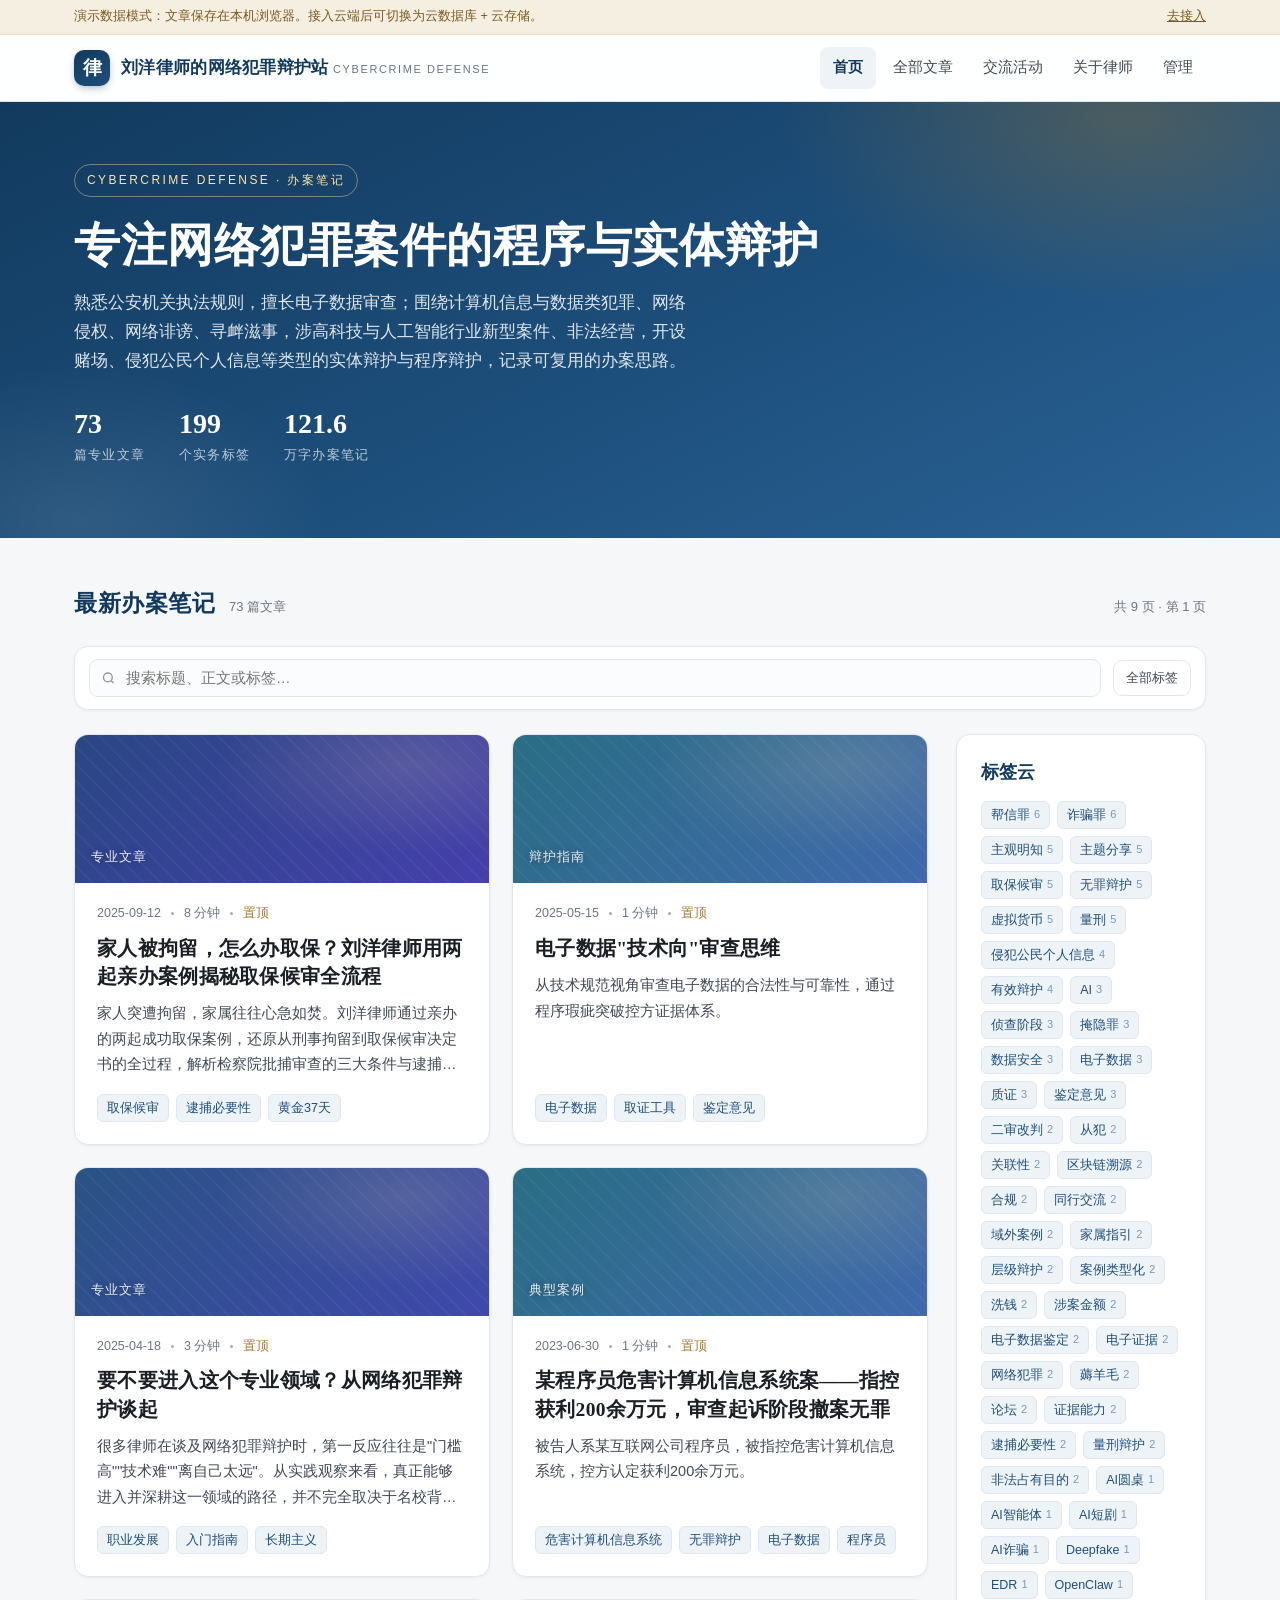
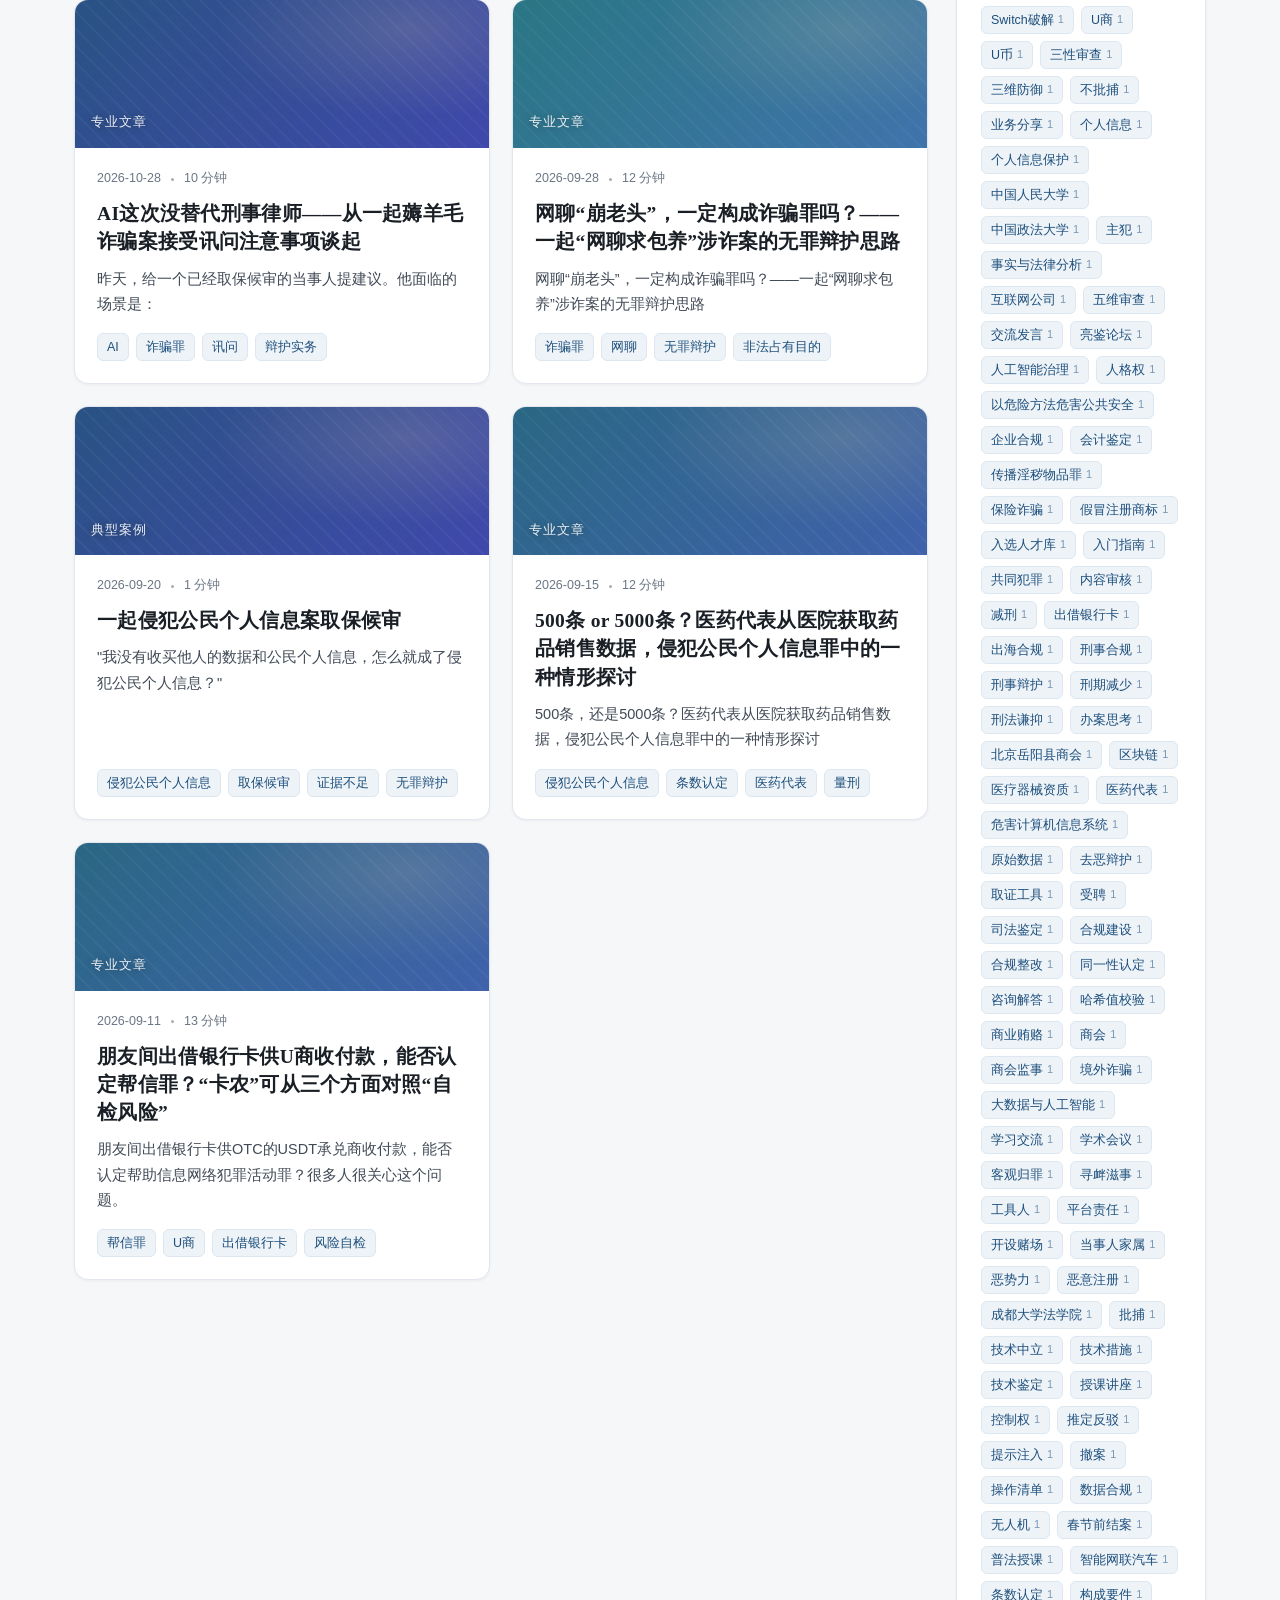
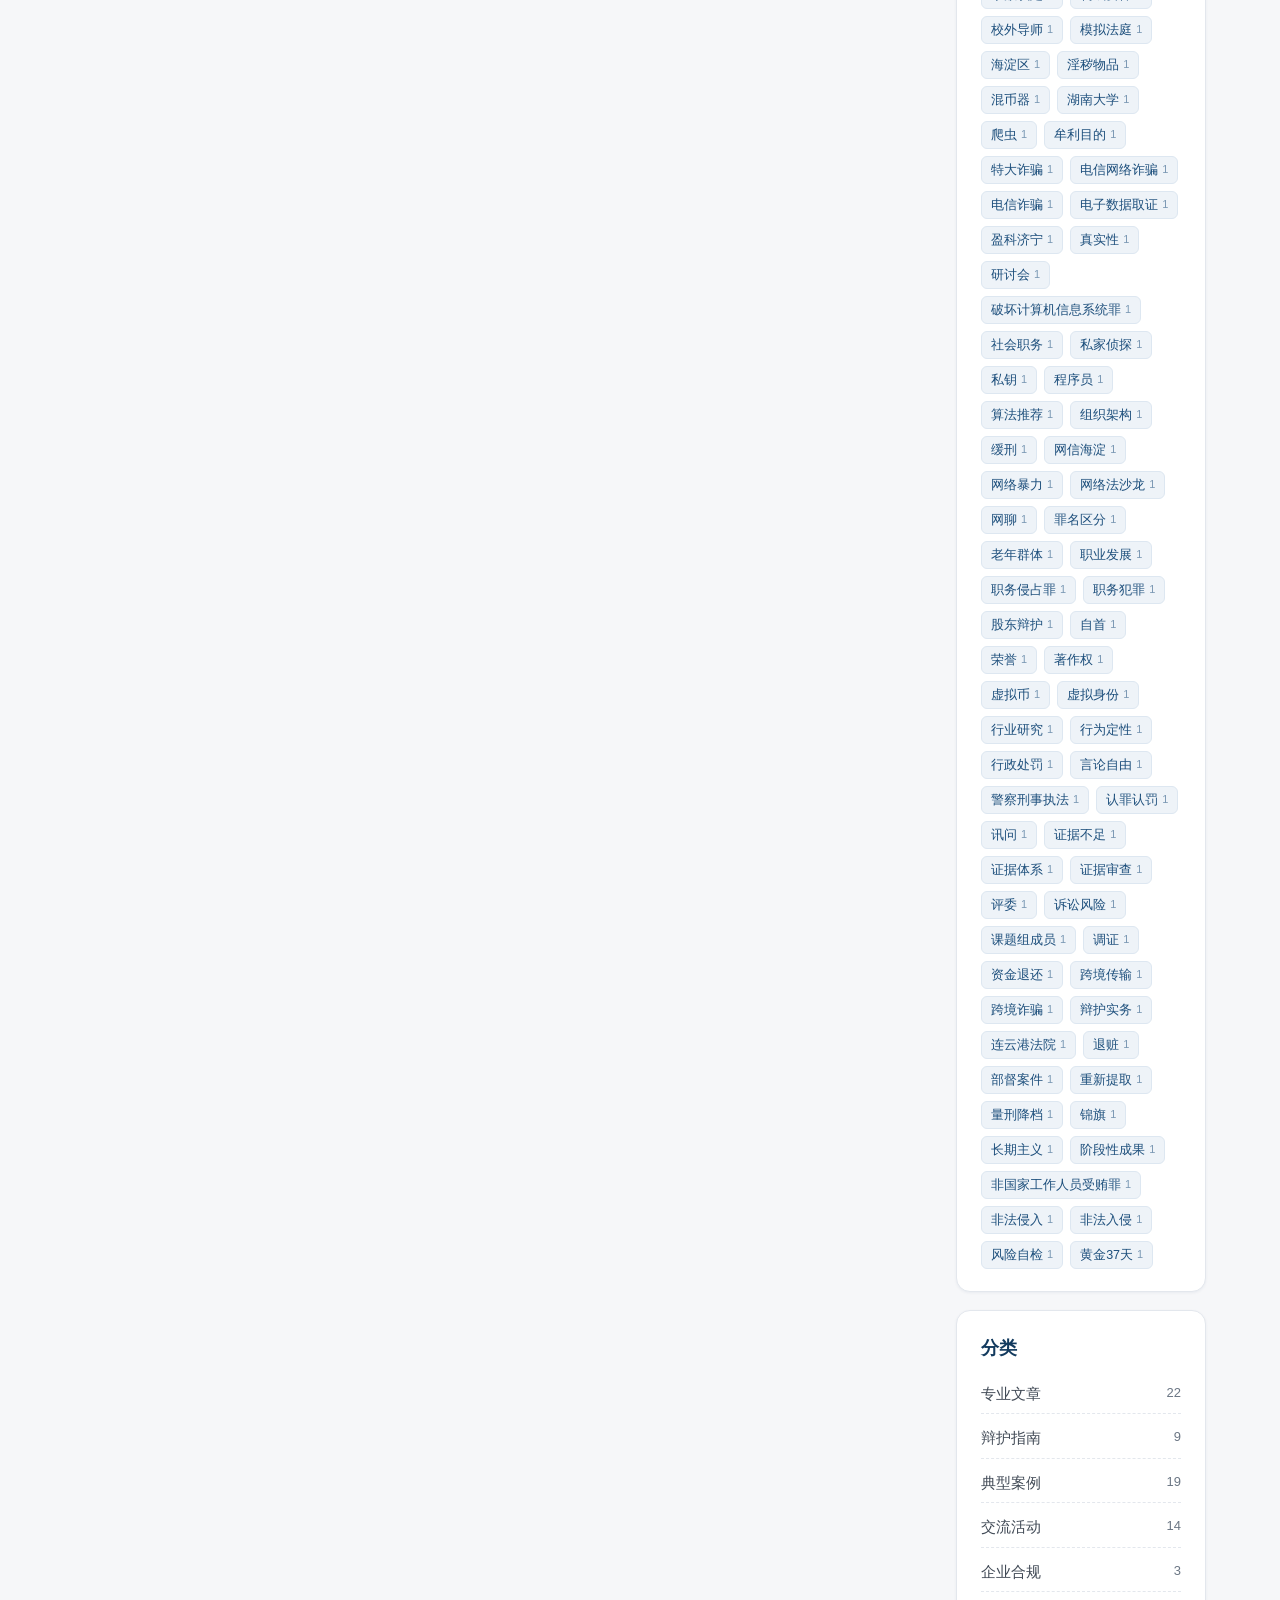
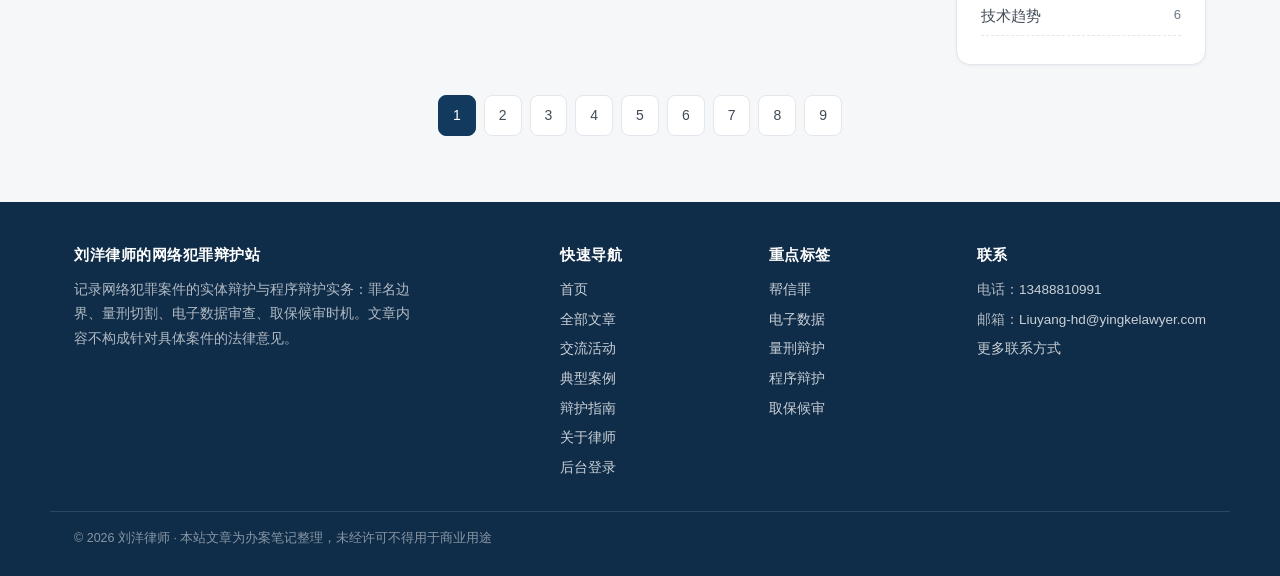
<file: index.html>
<!DOCTYPE html>
<html lang="zh-CN">
<head>
<meta charset="UTF-8" />
<meta name="viewport" content="width=device-width, initial-scale=1, viewport-fit=cover" />
<meta name="theme-color" content="#123a5e" />
<title>刘洋律师的网络犯罪辩护站</title>
<meta name="description" content="专注网络犯罪案件的程序与实体辩护：帮信罪、侵犯公民个人信息罪、电信网络诈骗、计算机犯罪的罪名区分、量刑辩护与电子数据审查。" />
<meta name="keywords" content="网络犯罪辩护,帮信罪,侵犯公民个人信息罪,电信网络诈骗,刑事律师,刘洋律师" />
<link rel="stylesheet" href="github.min.css" />
<link rel="stylesheet" href="style.css" />
<link rel="icon" href="data:image/svg+xml,%3Csvg xmlns='http://www.w3.org/2000/svg' viewBox='0 0 64 64'%3E%3Crect width='64' height='64' rx='14' fill='%23123a5e'/%3E%3Ctext x='32' y='44' font-size='36' text-anchor='middle' fill='white' font-family='serif'%3E律%3C/text%3E%3C/svg%3E" />
</head>
<body>

<div class="status-strip"><div class="wrap"><span>正在初始化…</span></div></div>

<header class="site-header">
  <div class="wrap">
    <a class="brand" href="#/">
      <span class="brand-mark">律</span>
      <span class="brand-text">
        <span class="brand-title">刘洋律师的网络犯罪辩护站</span>
        <span class="brand-sub">Cybercrime Defense</span>
      </span>
    </a>
    <button class="nav-toggle" aria-label="菜单">
      <svg width="18" height="18" viewBox="0 0 24 24" stroke="currentColor" stroke-width="2" fill="none">
        <path d="M3 6h18M3 12h18M3 18h18"/>
      </svg>
    </button>
    <nav class="nav"></nav>
  </div>
</header>

<main id="main"><div class="empty">加载中…</div></main>

<footer class="site-footer">
  <div class="wrap">
    <div style="max-width:340px">
      <h5>刘洋律师的网络犯罪辩护站</h5>
      <p style="margin:0;line-height:1.8">记录网络犯罪案件的实体辩护与程序辩护实务：罪名边界、量刑切割、电子数据审查、取保候审时机。文章内容不构成针对具体案件的法律意见。</p>
    </div>
    <div>
      <h5>快速导航</h5>
      <ul>
        <li><a href="#/">首页</a></li>
        <li><a href="#/tags">全部文章</a></li>
        <li><a href="#/category/%E4%BA%A4%E6%B5%81%E6%B4%BB%E5%8A%A8">交流活动</a></li>
        <li><a href="#/category/%E5%85%B8%E5%9E%8B%E6%A1%88%E4%BE%8B">典型案例</a></li>
        <li><a href="#/category/%E8%BE%A9%E6%8A%A4%E6%8C%87%E5%8D%97">辩护指南</a></li>
        <li><a href="#/about">关于律师</a></li>
        <li><a href="#/admin">后台登录</a></li>
      </ul>
    </div>
    <div>
      <h5>重点标签</h5>
      <ul>
        <li><a href="#/tag/帮信罪">帮信罪</a></li>
        <li><a href="#/tag/电子数据">电子数据</a></li>
        <li><a href="#/tag/量刑辩护">量刑辩护</a></li>
        <li><a href="#/tag/程序辩护">程序辩护</a></li>
        <li><a href="#/tag/取保候审">取保候审</a></li>
      </ul>
    </div>
    <div>
      <h5>联系</h5>
      <ul id="footer-contact">
        <li><a href="#/about">查看联系方式</a></li>
      </ul>
    </div>
  </div>
  <div class="wrap copyright">
    <span>© <span id="year">2026</span> 刘洋律师 · 本站文章为办案笔记整理，未经许可不得用于商业用途</span>
  </div>
</footer>

<div class="toast-host"></div>

<!-- 本地依赖，离线可用 -->
<script src="marked.min.js"></script>
<script src="highlight.min.js"></script>
<!-- cloudbase.full.js 由 store.js 在切换到云端模式时按需加载，浏览文章无需下载 -->

<script src="util.js"></script>
<script src="config.js"></script>
<script src="seed.js"></script>
<script src="store.js"></script>
<script src="md.js"></script>
<script src="views.js"></script>
<script src="admin.js"></script>
<script src="app.js"></script>

<script>
document.getElementById('year').textContent = new Date().getFullYear();
(function () {
  try {
    var f = window.LB.config.get('phone'), e = window.LB.config.get('email');
    var ul = document.getElementById('footer-contact');
    if (f || e) {
      ul.innerHTML = (f ? '<li>电话：<a href="tel:' + f + '">' + f + '</a></li>' : '') +
                     (e ? '<li>邮箱：<a href="mailto:' + e + '">' + e + '</a></li>' : '') +
                     '<li><a href="#/about">更多联系方式</a></li>';
    }
  } catch (x) {}
})();
</script>
</body>
</html>
</file>
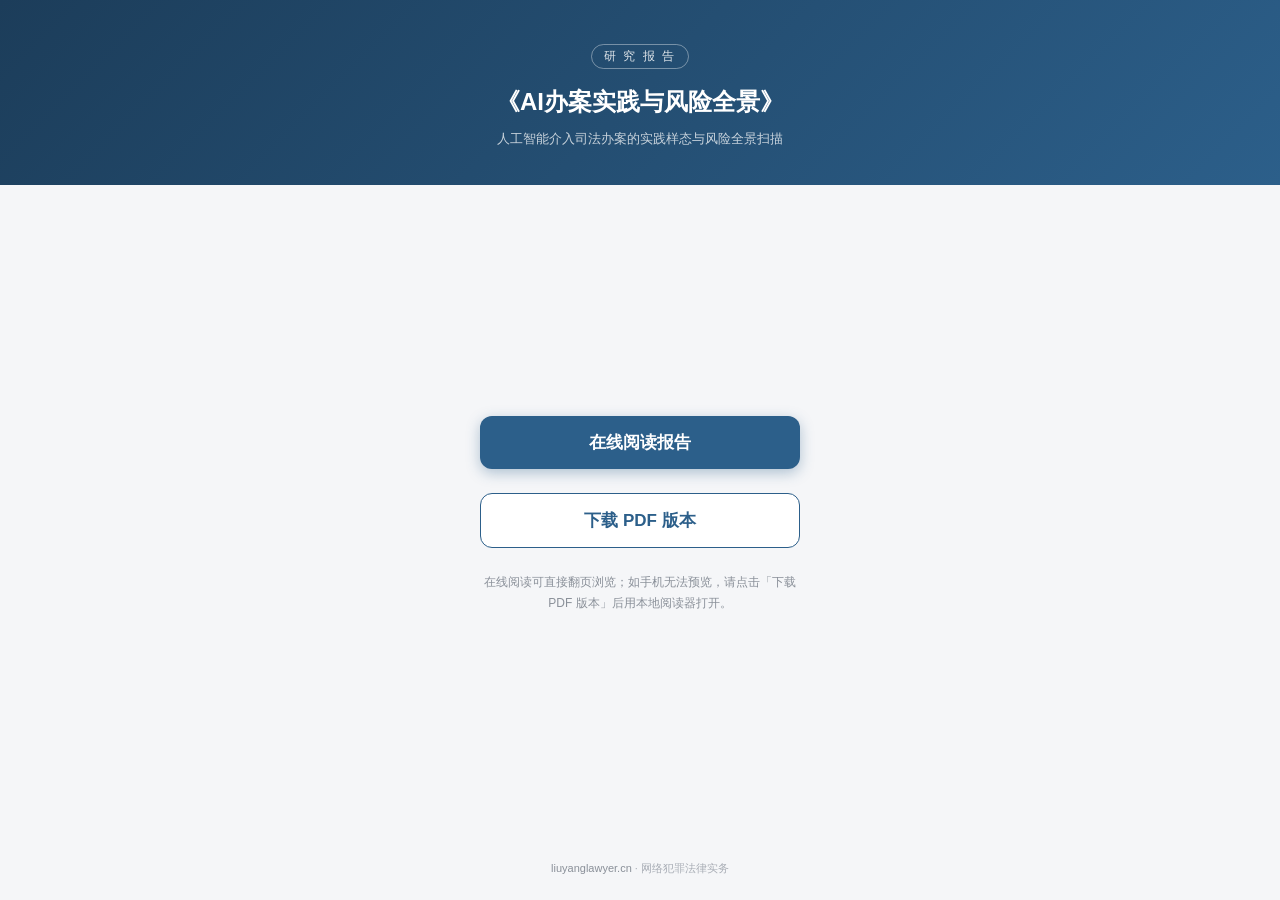
<file: ai-report/index.html>
<!DOCTYPE html>
<html lang="zh-CN">
<head>
<meta charset="UTF-8">
<meta name="viewport" content="width=device-width, initial-scale=1.0, viewport-fit=cover">
<title>《AI办案实践与风险全景》报告</title>
<style>
  * { margin: 0; padding: 0; box-sizing: border-box; }
  html, body { height: 100%; }
  body {
    font-family: -apple-system, BlinkMacSystemFont, "PingFang SC", "Helvetica Neue", "Microsoft YaHei", sans-serif;
    background: #f5f6f8;
    color: #1f2329;
    display: flex;
    flex-direction: column;
    min-height: 100vh;
  }
  .hero {
    background: linear-gradient(135deg, #1c3d5a 0%, #2c5f8a 100%);
    color: #fff;
    padding: 44px 24px 36px;
    text-align: center;
  }
  .hero .badge {
    display: inline-block;
    font-size: 12px;
    letter-spacing: 2px;
    border: 1px solid rgba(255,255,255,.45);
    border-radius: 999px;
    padding: 3px 12px;
    margin-bottom: 16px;
    opacity: .85;
  }
  .hero h1 {
    font-size: 24px;
    line-height: 1.4;
    font-weight: 700;
    margin-bottom: 10px;
  }
  .hero p {
    font-size: 13px;
    opacity: .75;
    line-height: 1.6;
  }
  .main {
    flex: 1;
    display: flex;
    flex-direction: column;
    align-items: center;
    justify-content: center;
    padding: 36px 24px;
    gap: 24px;
  }
  .btn {
    display: block;
    width: 100%;
    max-width: 320px;
    text-align: center;
    text-decoration: none;
    font-size: 17px;
    font-weight: 600;
    border-radius: 12px;
    padding: 15px 20px;
  }
  .btn-primary {
    background: #2c5f8a;
    color: #fff;
    box-shadow: 0 4px 14px rgba(44,95,138,.35);
  }
  .btn-secondary {
    background: #fff;
    color: #2c5f8a;
    border: 1.5px solid #2c5f8a;
  }
  .tip {
    font-size: 12px;
    color: #8a9099;
    text-align: center;
    line-height: 1.8;
    max-width: 320px;
  }
  footer {
    text-align: center;
    font-size: 11px;
    color: #a8adb5;
    padding: 16px 0 24px;
  }
  footer a { color: #8a9099; text-decoration: none; }
</style>
</head>
<body>
  <div class="hero">
    <div class="badge">研 究 报 告</div>
    <h1>《AI办案实践与风险全景》</h1>
    <p>人工智能介入司法办案的实践样态与风险全景扫描</p>
  </div>
  <div class="main">
    <a class="btn btn-primary" href="ai-case-report.pdf" target="_blank">在线阅读报告</a>
    <a class="btn btn-secondary" href="ai-case-report.pdf" download="《AI办案实践与风险全景》报告.pdf">下载 PDF 版本</a>
    <div class="tip">
      在线阅读可直接翻页浏览；如手机无法预览，请点击「下载 PDF 版本」后用本地阅读器打开。
    </div>
  </div>
  <footer><a href="https://liuyanglawyer.cn">liuyanglawyer.cn</a> · 网络犯罪法律实务</footer>
</body>
</html>
</file>
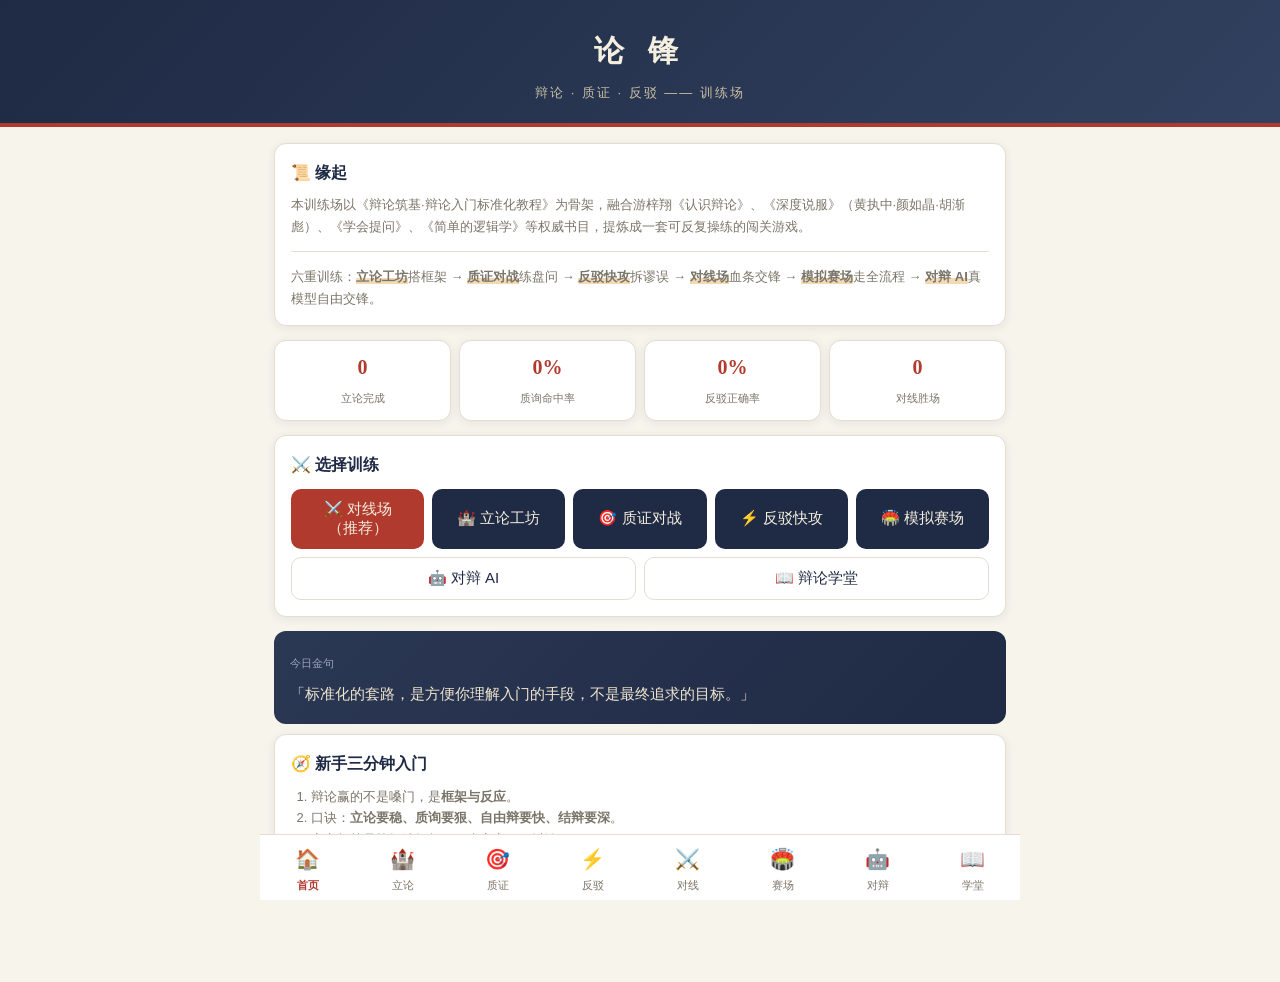
<file: debate/index.html>
<!DOCTYPE html>
<html lang="zh-CN">
<head>
<meta charset="UTF-8">
<meta name="viewport" content="width=device-width, initial-scale=1.0, viewport-fit=cover">
<title>论锋 · 辩论训练游戏</title>
<style>
:root{
  --ink:#1f2a44;        /* 藏青 */
  --cinnabar:#b03a2e;   /* 朱砂 */
  --paper:#f7f4ec;      /* 宣纸 */
  --card:#ffffff;
  --line:#e4ddd0;
  --gold:#a8843c;
  --green:#2e7d5b;
  --muted:#7a7568;
  --shadow:0 2px 10px rgba(31,42,68,.08);
}
*{box-sizing:border-box;margin:0;padding:0;-webkit-tap-highlight-color:transparent}
body{
  font-family:-apple-system,BlinkMacSystemFont,"PingFang SC","Hiragino Sans GB","Microsoft YaHei",sans-serif;
  background:var(--paper);color:var(--ink);line-height:1.65;min-height:100vh;
  padding-bottom:calc(64px + env(safe-area-inset-bottom));
}
header{
  background:linear-gradient(135deg,var(--ink) 0%,#31415f 100%);
  color:#f5efdf;padding:26px 18px 20px;text-align:center;
  border-bottom:4px solid var(--cinnabar);
}
header h1{font-family:"Songti SC","STSong",serif;font-size:30px;letter-spacing:8px;font-weight:700}
header .sub{font-size:13px;color:#c9bfa4;margin-top:6px;letter-spacing:2px}
main{max-width:760px;margin:0 auto;padding:16px 14px}
section{display:none;animation:fade .25s ease}
section.active{display:block}
@keyframes fade{from{opacity:0;transform:translateY(6px)}to{opacity:1;transform:none}}
h2.page-title{font-family:"Songti SC","STSong",serif;font-size:22px;margin:8px 0 4px;display:flex;align-items:center;gap:8px}
h2.page-title::before{content:"";display:inline-block;width:4px;height:20px;background:var(--cinnabar);border-radius:2px}
.page-desc{font-size:13px;color:var(--muted);margin-bottom:14px}
.card{background:var(--card);border:1px solid var(--line);border-radius:12px;padding:16px;margin-bottom:14px;box-shadow:var(--shadow)}
.card h3{font-size:16px;margin-bottom:8px}
.small{font-size:13px;color:var(--muted)}
.tag{display:inline-block;font-size:12px;padding:2px 10px;border-radius:20px;background:#eef1f7;color:var(--ink);margin:2px 4px 2px 0;border:1px solid #dfe3ee}
.tag.red{background:#fdeeea;color:var(--cinnabar);border-color:#f3cfc8}
.tag.gold{background:#faf3e3;color:var(--gold);border-color:#ecdfbc}
.tag.green{background:#e8f4ee;color:var(--green);border-color:#cbe5d8}
button{
  font-family:inherit;font-size:15px;cursor:pointer;border:none;border-radius:10px;
  padding:11px 18px;background:var(--ink);color:#f5efdf;transition:.15s;
}
button:active{transform:scale(.97)}
button.secondary{background:#fff;color:var(--ink);border:1px solid var(--line)}
button.accent{background:var(--cinnabar)}
button.ghost{background:transparent;color:var(--ink);border:1px dashed var(--line)}
button:disabled{opacity:.4;cursor:not-allowed}
.btn-row{display:flex;flex-wrap:wrap;gap:8px;margin-top:10px}
.btn-row button{flex:1;min-width:120px}
/* 底部导航 */
nav{
  position:fixed;bottom:0;left:0;right:0;background:#fff;border-top:1px solid var(--line);
  display:flex;max-width:760px;margin:0 auto;z-index:50;
  padding-bottom:env(safe-area-inset-bottom);
}
nav a{
  flex:1;text-align:center;font-size:11px;color:var(--muted);text-decoration:none;
  padding:8px 0 6px;
}
nav a .ic{font-size:20px;display:block}
nav a.active{color:var(--cinnabar);font-weight:600}
/* 选项按钮（答题） */
.opt{
  display:block;width:100%;text-align:left;background:#fff;border:1px solid var(--line);
  border-radius:10px;padding:12px 14px;margin-bottom:8px;font-size:14px;color:var(--ink);
  font-family:inherit;cursor:pointer;transition:.15s;
}
.opt:active{transform:scale(.98)}
.opt.correct{background:#e8f4ee;border-color:var(--green);color:var(--green);font-weight:600}
.opt.wrong{background:#fdeeea;border-color:var(--cinnabar);color:var(--cinnabar)}
.opt:disabled{cursor:default;opacity:.9}
/* 表单 */
textarea,input[type=text],input[type=password],select{
  width:100%;font-family:inherit;font-size:14px;padding:10px 12px;border:1px solid var(--line);
  border-radius:10px;background:#fff;color:var(--ink);outline:none;resize:vertical;
}
textarea:focus,input:focus,select:focus{border-color:var(--ink)}
.field{margin-bottom:12px}
.field label{display:block;font-size:13px;font-weight:600;margin-bottom:5px}
.field label span{color:var(--muted);font-weight:400;font-size:12px}
/* 步骤指示 */
.steps{display:flex;gap:4px;margin:10px 0 14px}
.steps div{flex:1;height:4px;border-radius:2px;background:var(--line)}
.steps div.done{background:var(--cinnabar)}
/* 对话气泡 */
.speech{border-left:4px solid var(--cinnabar);background:#fdf9f3;padding:12px 14px;border-radius:0 10px 10px 0;margin:10px 0;font-size:14px}
.speech.opponent{border-left-color:var(--ink)}
.speech .who{font-size:12px;color:var(--muted);margin-bottom:4px;font-weight:600}
.feedback{border-radius:10px;padding:12px 14px;margin:10px 0;font-size:14px}
.feedback.good{background:#e8f4ee;border:1px solid #cbe5d8}
.feedback.bad{background:#fdeeea;border:1px solid #f3cfc8}
/* 计分 */
.scorebar{display:flex;gap:8px;margin-bottom:14px}
.scorebar .s{
  flex:1;background:#fff;border:1px solid var(--line);border-radius:12px;text-align:center;
  padding:10px 4px;box-shadow:var(--shadow);
}
.scorebar .s b{display:block;font-size:20px;color:var(--cinnabar);font-family:"Songti SC",serif}
.scorebar .s span{font-size:11px;color:var(--muted)}
/* 计时器 */
.timer{
  font-family:"SF Mono",Menlo,monospace;font-size:46px;text-align:center;color:var(--ink);
  padding:16px 0;letter-spacing:2px;
}
.timer.danger{color:var(--cinnabar);animation:blink 1s infinite}
@keyframes blink{50%{opacity:.45}}
.phase-list .phase{
  display:flex;align-items:center;gap:10px;padding:12px;border:1px solid var(--line);
  border-radius:10px;margin-bottom:8px;background:#fff;
}
.phase-list .phase.now{border-color:var(--cinnabar);background:#fdf5f2}
.phase-list .phase .no{
  width:30px;height:30px;border-radius:50%;background:var(--ink);color:#f5efdf;
  display:flex;align-items:center;justify-content:center;font-size:13px;flex-shrink:0;
}
.phase-list .phase .no.now{background:var(--cinnabar)}
.phase-list .phase .info{flex:1}
.phase-list .phase .info b{font-size:14px;display:block}
.phase-list .phase .info span{font-size:12px;color:var(--muted)}
/* 学堂 */
.toc{display:flex;flex-wrap:wrap;gap:6px;margin-bottom:14px}
.toc button{font-size:12px;padding:7px 12px;background:#fff;color:var(--ink);border:1px solid var(--line);border-radius:20px}
.toc button.on{background:var(--ink);color:#f5efdf;border-color:var(--ink)}
.lesson{display:none}
.lesson.active{display:block}
.lesson h3{
  font-family:"Songti SC",serif;font-size:18px;margin:6px 0 10px;color:var(--ink);
  padding-bottom:6px;border-bottom:2px solid var(--cinnabar);
}
.lesson h4{font-size:15px;margin:14px 0 6px;color:var(--cinnabar)}
.lesson ul,.lesson ol{padding-left:22px;margin:6px 0}
.lesson li{margin-bottom:6px;font-size:14px}
.lesson table{width:100%;border-collapse:collapse;font-size:13px;margin:8px 0}
.lesson th,.lesson td{border:1px solid var(--line);padding:7px 9px;text-align:left;vertical-align:top}
.lesson th{background:#f2efe6;font-weight:600}
.lesson .quote{
  background:#f8f5ec;border-left:4px solid var(--gold);padding:10px 14px;border-radius:0 8px 8px 0;
  font-size:13px;color:#5a5344;margin:8px 0;font-family:"Songti SC",serif;
}
.hl{background:linear-gradient(transparent 62%,#f3d9b4 62%);font-weight:600}
/* 金句卡 */
.gold-card{
  background:linear-gradient(135deg,#2b3854,#1f2a44);color:#f0e6cf;border-radius:12px;
  padding:16px;font-family:"Songti SC",serif;font-size:15px;line-height:1.9;margin:10px 0;
}
.gold-card .src{font-size:11px;color:#9aa5bf;font-family:sans-serif;margin-top:6px}
.check{list-style:none;padding-left:0!important}
.check li{padding-left:26px;position:relative;margin-bottom:8px;font-size:14px}
.check li::before{
  content:"";position:absolute;left:0;top:3px;width:16px;height:16px;border:1.5px solid var(--line);
  border-radius:4px;background:#fff;
}
.check li input{position:absolute;left:0;top:4px;width:16px;height:16px;opacity:0;cursor:pointer}
.check li.checked::before{content:"✓";background:var(--green);border-color:var(--green);color:#fff;
  text-align:center;line-height:16px;font-size:12px}
.divider{height:1px;background:var(--line);margin:14px 0}
.pill-nav{display:flex;gap:8px;flex-wrap:wrap;margin-bottom:12px}
.pill-nav button{font-size:13px;padding:8px 14px;border-radius:20px;background:#fff;color:var(--ink);border:1px solid var(--line)}
.pill-nav button.on{background:var(--cinnabar);color:#fff;border-color:var(--cinnabar)}
.result-hero{text-align:center;padding:18px 0}
.result-hero .big{font-size:40px}
.result-hero h3{font-family:"Songti SC",serif;font-size:20px;margin:6px 0}
/* ===== 对线场 & 限时 ===== */
.hp-wrap{display:flex;align-items:center;gap:8px;margin-bottom:8px;position:relative}
.hp-name{font-size:12px;width:58px;font-weight:600;flex-shrink:0}
.hp-bar{flex:1;height:13px;background:#eee6d8;border-radius:8px;overflow:hidden}
.hp-fill{height:100%;border-radius:8px;transition:width .5s ease}
.hp-fill.me{background:linear-gradient(90deg,#2e7d5b,#5aa97e)}
.hp-fill.foe{background:linear-gradient(90deg,#b03a2e,#d96a55)}
.hp-fill.low{background:linear-gradient(90deg,#8f9aa8,#b6c0cd)}
.hp-num{font-size:12px;width:36px;text-align:right;font-family:Menlo,monospace;flex-shrink:0}
.dmg{position:absolute;right:44px;top:-8px;font-family:"Songti SC",serif;font-weight:700;font-size:22px;pointer-events:none;animation:floatUp 1s ease forwards;z-index:5}
.dmg.me{color:var(--cinnabar)} .dmg.foe{color:var(--green)}
@keyframes floatUp{0%{opacity:1;transform:translateY(0)}100%{opacity:0;transform:translateY(-30px)}}
@keyframes shake{0%,100%{transform:translateX(0)}25%{transform:translateX(-6px)}50%{transform:translateX(5px)}75%{transform:translateX(-3px)}}
.shake{animation:shake .4s ease}
.timebar{height:6px;background:#eee6d8;border-radius:3px;overflow:hidden;margin:6px 0 4px}
.timebar i{display:block;height:100%;width:100%;background:var(--green);border-radius:3px}
.timebar i.danger{background:var(--cinnabar)}
.time-lbl{text-align:center;font-size:12px;color:var(--muted);font-family:Menlo,monospace}
.chips{display:flex;flex-wrap:wrap;gap:6px;margin:8px 0}
.chips button{font-size:12px;padding:6px 10px;border-radius:16px;background:#f2efe6;border:1px solid var(--line);color:var(--ink);font-family:inherit;cursor:pointer}
.streak-badge{display:inline-block;background:#fdeeea;color:var(--cinnabar);border:1px solid #f3cfc8;border-radius:14px;font-size:12px;padding:1px 9px;margin-left:6px}
.rank-big{font-family:"Songti SC",serif;font-size:52px;color:var(--cinnabar);line-height:1.2}
</style>
</head>
<body>

<header>
  <h1>论 锋</h1>
  <div class="sub">辩论 · 质证 · 反驳 —— 训练场</div>
</header>

<main>
<!-- ================= 首页 ================= -->
<section id="home" class="active">
  <div class="card">
    <h3>📜 缘起</h3>
    <p class="small">本训练场以《辩论筑基·辩论入门标准化教程》为骨架，融合游梓翔《认识辩论》、《深度说服》（黄执中·颜如晶·胡渐彪）、《学会提问》、《简单的逻辑学》等权威书目，提炼成一套可反复操练的闯关游戏。</p>
    <div class="divider"></div>
    <p class="small">六重训练：<span class="hl">立论工坊</span>搭框架 → <span class="hl">质证对战</span>练盘问 → <span class="hl">反驳快攻</span>拆谬误 → <span class="hl">对线场</span>血条交锋 → <span class="hl">模拟赛场</span>走全流程 → <span class="hl">对辩 AI</span>真模型自由交锋。</p>
  </div>
  <div class="scorebar" id="homeScores">
    <div class="s"><b id="hs1">0</b><span>立论完成</span></div>
    <div class="s"><b id="hs2">0%</b><span>质询命中率</span></div>
    <div class="s"><b id="hs3">0%</b><span>反驳正确率</span></div>
    <div class="s"><b id="hs4">0</b><span>对线胜场</span></div>
  </div>
  <div class="card">
    <h3>⚔️ 选择训练</h3>
    <div class="btn-row">
      <button class="accent" onclick="go('duel')">⚔️ 对线场（推荐）</button>
      <button onclick="go('forge')">🏰 立论工坊</button>
      <button onclick="go('cross')">🎯 质证对战</button>
      <button onclick="go('flash')">⚡ 反驳快攻</button>
      <button onclick="go('arena')">🏟️ 模拟赛场</button>
      <button class="secondary" onclick="go('ai')">🤖 对辩 AI</button>
      <button class="secondary" onclick="go('school')">📖 辩论学堂</button>
    </div>
  </div>
  <div class="gold-card" id="dailyGolden">
    <div class="src">今日金句</div>
    <div id="goldenText" style="margin-top:6px"></div>
  </div>
  <div class="card">
    <h3>🧭 新手三分钟入门</h3>
    <ol class="small" style="padding-left:20px">
      <li>辩论赢的不是嗓门，是<b>框架与反应</b>。</li>
      <li>口诀：<b>立论要稳、质询要狠、自由辩要快、结辩要深</b>。</li>
      <li>定义权就是战场选择权——先定义，再讨论。</li>
      <li>反驳先拆逻辑，再谈情绪；做批判者，不做杠精。</li>
    </ol>
  </div>
</section>

<!-- ================= 立论工坊 ================= -->
<section id="forge">
  <h2 class="page-title">🏰 立论工坊</h2>
  <p class="page-desc">立论四件套：<b>定义 → 判准 → 论点 → 升华</b>。选一道辩题、一个持方，按提示逐格填写，完成后对照参考立论自评。</p>
  <div id="forgeSelect">
    <div class="card">
      <h3>① 选择辩题</h3>
      <select id="forgeTopic"></select>
    </div>
    <div class="card">
      <h3>② 选择持方</h3>
      <div class="pill-nav" id="forgeSide">
        <button data-s="pro" class="on">正方</button>
        <button data-s="con">反方</button>
      </div>
      <div id="forgeSidePreview" class="small" style="margin-top:8px"></div>
    </div>
    <div class="btn-row"><button class="accent" onclick="forgeStart()">开始搭建立论</button></div>
  </div>
  <div id="forgeWork" style="display:none">
    <div class="steps"><div id="fs1"></div><div id="fs2"></div><div id="fs3"></div><div id="fs4"></div></div>
    <div class="card" id="forgeCard">
      <h3 id="forgeStepTitle"></h3>
      <p class="small" id="forgeStepHint" style="margin-bottom:10px"></p>
      <textarea id="forgeInput" rows="4" placeholder="在此写下你的内容…"></textarea>
      <div class="btn-row">
        <button class="secondary" id="forgePrev" onclick="forgeNav(-1)">上一步</button>
        <button class="accent" id="forgeNext" onclick="forgeNav(1)">下一步</button>
      </div>
    </div>
    <div id="forgeDone" style="display:none">
      <div class="card">
        <h3>✅ 你的完整立论</h3>
        <div id="forgeSummary" style="font-size:14px"></div>
      </div>
      <div class="card">
        <h3>📋 自评清单（勾选即得分）</h3>
        <ul class="check" id="forgeChecklist"></ul>
        <div class="divider"></div>
        <div class="small" id="forgeSelfScore"></div>
      </div>
      <div class="card">
        <h3>📜 参考立论（仅供对照）</h3>
        <div id="forgeRef" style="font-size:14px"></div>
      </div>
      <div class="btn-row">
        <button class="accent" onclick="forgeFinish()">保存成绩</button>
        <button class="secondary" onclick="forgeReset()">再练一道</button>
      </div>
    </div>
  </div>
</section>

<!-- ================= 质证对战 ================= -->
<section id="cross">
  <h2 class="page-title">🎯 质证对战</h2>
  <p class="page-desc">对方辩手将抛出立论点，<b>每个论点都藏有一个真实弱点</b>。你只有选中正确的攻击维度、并写下质询问题，才能逼对方让步。质询五步：设陷阱 → 逼表态 → 抓矛盾 → 缩小包围 → 确认战果。</p>
  <div id="crossSelect">
    <div class="card">
      <h3>① 选择辩题</h3>
      <select id="crossTopic"></select>
    </div>
    <div class="card">
      <h3>② 选择你的持方（对方持相反立场）</h3>
      <div class="pill-nav" id="crossSide">
        <button data-s="pro" class="on">我打正方</button>
        <button data-s="con">我打反方</button>
      </div>
    </div>
    <div class="btn-row"><button class="accent" onclick="crossStart()">开庭质证</button></div>
  </div>
  <div id="crossPlay" style="display:none">
    <div class="scorebar">
      <div class="s"><b id="crossRound">1/2</b><span>回合</span></div>
      <div class="s"><b id="crossHit">0</b><span>命中</span></div>
      <div class="s"><b id="crossStreak">0</b><span>连击</span></div>
    </div>
    <div class="card">
      <div class="timebar"><i id="crossTimeFill"></i></div>
      <div class="time-lbl" id="crossTimeLbl"></div>
      <div class="speech opponent" id="crossOppSpeech"></div>
    </div>
    <div class="card" id="crossAttackCard">
      <h3>你的攻击维度</h3>
      <p class="small" style="margin-bottom:8px">判断该论点真正的软肋在哪里，点击选择：</p>
      <div id="crossOpts"></div>
    </div>
    <div class="card" id="crossWriteCard" style="display:none">
      <h3>✍️ 写下你的质询问题</h3>
      <p class="small" style="margin-bottom:8px" id="crossDimHint"></p>
      <textarea id="crossInput" rows="3" placeholder="例：请问对方辩友，您方的“优先”是和什么比较？……"></textarea>
      <div class="btn-row"><button class="accent" onclick="crossAsk()">发起质询</button></div>
    </div>
    <div id="crossFeedback" style="display:none"></div>
    <div class="btn-row" id="crossNextRow" style="display:none">
      <button class="accent" id="crossNextBtn" onclick="crossNext()">下一回合</button>
    </div>
  </div>
</section>

<!-- ================= 反驳快攻 ================= -->
<section id="flash">
  <h2 class="page-title">⚡ 反驳快攻</h2>
  <p class="page-desc">识别对方发言中的<b>逻辑谬误</b>，选对反驳手段，再写出你的反驳。有效反驳三思路（颜如晶）：先拆逻辑，再做批判者而非杠精，必要时以归谬致胜。</p>
  <div id="flashPlay">
    <div class="scorebar">
      <div class="s"><b id="flashIdx">1</b><span>题号</span></div>
      <div class="s"><b id="flashRight">0</b><span>正确</span></div>
      <div class="s"><b id="flashStreak">0</b><span>连击</span></div>
    </div>
    <div class="card">
      <div class="timebar"><i id="flashTimeFill"></i></div>
      <div class="time-lbl" id="flashTimeLbl"></div>
      <div class="speech opponent" id="flashSpeech"></div>
    </div>
    <div class="card">
      <h3>选出最锋利的反驳手段</h3>
      <div id="flashOpts"></div>
    </div>
    <div class="card" id="flashWriteCard" style="display:none">
      <h3>✍️ 写出你的反驳</h3>
      <textarea id="flashInput" rows="3" placeholder="按你选的手段，组织一句反驳……"></textarea>
      <div class="btn-row"><button class="accent" onclick="flashSubmit()">亮剑</button></div>
    </div>
    <div id="flashFeedback" style="display:none"></div>
    <div class="btn-row" id="flashNextRow" style="display:none">
      <button class="accent" onclick="flashNext()">下一题</button>
    </div>
  </div>
</section>

<!-- ================= 模拟赛场 ================= -->
<section id="arena">
  <h2 class="page-title">🏟️ 模拟赛场</h2>
  <p class="page-desc">走一遍完整赛制。每个环节都有计时器与要点卡——<b>对着手机开口说出来</b>，比默写有效十倍。</p>
  <div id="arenaSelect">
    <div class="card">
      <h3>① 选择辩题</h3>
      <select id="arenaTopic"></select>
    </div>
    <div class="card">
      <h3>② 选择持方</h3>
      <div class="pill-nav" id="arenaSide">
        <button data-s="pro" class="on">正方</button>
        <button data-s="con">反方</button>
      </div>
      <div id="arenaPreview" class="small" style="margin-top:8px"></div>
    </div>
    <div class="btn-row"><button class="accent" onclick="arenaStart()">开赛</button></div>
  </div>
  <div id="arenaPlay" style="display:none">
    <div class="card">
      <div class="timer" id="arenaTimer">03:00</div>
      <div class="btn-row">
        <button class="accent" id="arenaToggle" onclick="arenaToggle()">开始</button>
        <button class="secondary" onclick="arenaReset()">重置</button>
      </div>
    </div>
    <div class="card phase-list" id="arenaPhases"></div>
    <div class="card" id="arenaGuide">
      <h3 id="arenaGuideTitle"></h3>
      <div id="arenaGuideBody" style="font-size:14px"></div>
      <div class="divider"></div>
      <ul class="check" id="arenaChecklist"></ul>
    </div>
  </div>
</section>

<!-- ================= 对辩 AI ================= -->
<section id="ai">
  <h2 class="page-title">🤖 对辩 AI</h2>
  <p class="page-desc">接入真模型，与 AI 辩手自由交锋、互质互证。API Key 仅保存在你手机浏览器的本地存储中，不经过任何第三方服务器。</p>
  <div class="card">
    <h3>⚙️ 模型配置（OpenAI 兼容接口）</h3>
    <div class="field"><label>服务商预设</label><select id="aiPreset"></select></div>
    <div class="field"><label>API 地址</label><input type="text" id="aiBase" placeholder="https://api.deepseek.com/v1"></div>
    <div class="field"><label>模型名</label><input type="text" id="aiModel"></div>
    <div class="field"><label>API Key <span>（仅存本机浏览器）</span></label><input type="password" id="aiKey" placeholder="sk-..."></div>
    <div class="btn-row"><button class="accent" onclick="aiSaveCfg()">保存配置</button><span id="aiCfgStatus" class="small" style="align-self:center"></span></div>
  </div>
  <div class="card">
    <h3>⚖️ 对辩设置</h3>
    <div class="field"><label>辩题</label><select id="aiTopic"></select><input type="text" id="aiCustomTopic" placeholder="或输入自定义辩题（正方 / 反方）" style="margin-top:8px"></div>
    <div class="field"><label>你的持方</label>
      <div class="pill-nav" id="aiSide"><button data-s="pro" class="on">我打正方</button><button data-s="con">我打反方</button></div>
    </div>
    <div class="field"><label>训练模式</label>
      <div class="pill-nav" id="aiMode">
        <button data-s="debate" class="on">自由对辩</button>
        <button data-s="zhixunMe">AI 质询我</button>
        <button data-s="zhixunAi">我质询 AI</button>
        <button data-s="judge">AI 评委复盘</button>
      </div>
    </div>
    <div class="btn-row"><button class="accent" onclick="aiOpen()">开始</button><button class="secondary" onclick="aiClear()">清空对话</button></div>
  </div>
  <div class="card" id="aiChatCard" style="display:none">
    <div id="aiChat" style="max-height:60vh;overflow-y:auto"></div>
    <div class="divider"></div>
    <textarea id="aiInput" rows="3" placeholder="发言……（自由辩：短句交锋；被质询：是/不是+一句话）"></textarea>
    <div class="btn-row">
      <button class="accent" id="aiSendBtn" onclick="aiSend()">发言</button>
      <button class="ghost" onclick="aiJudge()">请评委复盘</button>
    </div>
    <p class="small" id="aiStatus" style="white-space:pre-wrap;margin-top:8px"></p>
  </div>
</section>

<!-- ================= 对线场 ================= -->
<section id="duel">
  <h2 class="page-title">⚔️ 对线场</h2>
  <p class="page-desc">本地辩手 AI 连环出招，<b>你自由打字还击</b>。引擎识别你的刀法——拆定义、拆判准、拆逻辑、要数据、举反例、归谬、让步收割——命中越多越准，对方掉血越多；同一种刀法重复用，伤害递减，逼你换招。超时会挨打。</p>
  <div id="duelSelect">
    <div class="card"><h3>① 选择辩题</h3><select id="duelTopic"></select></div>
    <div class="card"><h3>② 选择你的持方（对方持相反立场）</h3>
      <div class="pill-nav" id="duelSide"><button data-s="pro" class="on">我打正方</button><button data-s="con">我打反方</button></div>
    </div>
    <div class="btn-row"><button class="accent" onclick="duelStart()">开局对线</button></div>
  </div>
  <div id="duelPlay" style="display:none">
    <div class="card" id="duelHpCard">
      <div class="hp-wrap" id="foeHpWrap"><div class="hp-name">对方辩手</div><div class="hp-bar"><div class="hp-fill foe" id="foeHp" style="width:100%"></div></div><div class="hp-num" id="foeHpNum">100</div></div>
      <div class="hp-wrap" id="meHpWrap"><div class="hp-name">你</div><div class="hp-bar"><div class="hp-fill me" id="meHp" style="width:100%"></div></div><div class="hp-num" id="meHpNum">100</div></div>
      <div class="small" id="duelRoundLbl" style="text-align:center">第 1 回合</div>
    </div>
    <div id="duelLog"></div>
    <div class="card" id="duelInputCard" style="display:none">
      <div class="timebar"><i id="duelTimeFill"></i></div>
      <div class="time-lbl" id="duelTimeLbl"></div>
      <div class="chips" id="duelChips"></div>
      <textarea id="duelInput" rows="3" placeholder="自由还击：点名对方概念、拆它的逻辑链、要数据、举反例、归谬……越准越疼"></textarea>
      <div class="btn-row"><button class="accent" onclick="duelStrike()">出招</button></div>
    </div>
    <div class="btn-row" id="duelNextRow" style="display:none"><button class="accent" id="duelNextBtn" onclick="duelNext()">继续</button></div>
  </div>
</section>

<!-- ================= 辩论学堂 ================= -->
<section id="school">
  <h2 class="page-title">📖 辩论学堂</h2>
  <p class="page-desc">教程与书目提炼的规则、技巧与语言。点击目录跳转，支持关键词筛选。</p>
  <input type="text" id="schoolSearch" placeholder="🔍 搜索：判准 / 归谬 / 质询……" oninput="schoolFilter()">
  <div class="toc" id="schoolToc"></div>
  <div id="schoolBody"></div>
  <div class="card">
    <h3>📚 延伸书单</h3>
    <ul class="small" style="padding-left:20px">
      <li>游梓翔《认识辩论》——辩题分类、举证反驳、论证攻防的体系教科书</li>
      <li>梁秋阳《深度说服》——立论思维、反驳三思路、质询 1-3-5 法则</li>
      <li>布朗 &amp; 基利《学会提问》——批判性思维与提问技术</li>
      <li>麦克伦尼《简单的逻辑学》——论证结构与非逻辑思维形式</li>
      <li>《狮城舌战》《满座衣冠似雪》——实战辩词与辩手文集</li>
    </ul>
  </div>
</section>
</main>

<nav>
  <a href="#" data-page="home" class="active"><span class="ic">🏠</span>首页</a>
  <a href="#" data-page="forge"><span class="ic">🏰</span>立论</a>
  <a href="#" data-page="cross"><span class="ic">🎯</span>质证</a>
  <a href="#" data-page="flash"><span class="ic">⚡</span>反驳</a>
  <a href="#" data-page="duel"><span class="ic">⚔️</span>对线</a>
  <a href="#" data-page="arena"><span class="ic">🏟️</span>赛场</a>
  <a href="#" data-page="ai"><span class="ic">🤖</span>对辩</a>
  <a href="#" data-page="school"><span class="ic">📖</span>学堂</a>
</nav>

<script>
/* =====================================================
   数据层：辩题库（立论参考 + 质证弱点）
===================================================== */
const TOPICS = [
{
  id:"wangbao", title:"网络暴力应当 / 不应当优先刑事打击",
  pro:{
    def:"“网络暴力”指以网络为载体，针对特定个体的持续性侮辱、诽谤、人肉搜索与威胁行为；“优先刑事打击”指在治理手段的排序中，将刑事责任作为首要威慑，而非仅靠平台自治。",
    standard:"是否更有利于在最大程度上保护公民人格权益、及时止争并维护网络空间秩序",
    points:[
      {t:"刑事打击威慑最强：只有真正入刑，才能切断“网暴即流量、流量即收益”的激励结构，从源头遏制施暴冲动。",
       weak:"logic", concede:"……您方问到点子上了。单讲“威慑最强”确实跳跃了：我们承认，威慑成立还需要“被抓概率”这个中间变量配合，单靠刑罚本身不足以完全切断激励。",
       defense:"威慑理论本身就是刑罚学常识，还需要证明什么？", 
       analysis:"该论点的逻辑链是“入刑→威慑→切断激励”，中间缺了“发现率、查处率”等环节。拆逻辑问“威慑的成立条件是什么”，就能逼出缺口。"},
      {t:"平台自治与民事手段救济慢、成本高，受害者等不起；刑事程序才是唯一能快速止损的公力救济。",
       weak:"evidence", concede:"这个我们承认有讨论空间——关于各类救济渠道的平均止损时长，您方若能给出数据，我方需要修正“唯一快速”这个表述。",
       defense:"常识都知道打官司慢，这还要证据？",
       analysis:"“民事救济慢、刑事快”是一个经验断言，却拿不出周期对比数据。用“请给出数据”式质询即可命中。"}
    ],
    golden:"法不向不法让步，网络不是法外之地——当键盘成为凶器，刑法必须成为盾牌。"
  },
  con:{
    def:"“优先刑事打击”意味着把刑事手段置于治理序列首位；而我方主张，网暴治理的主战场在平台预防与事前拦截，刑事追责是最后手段而非优先选项。",
    standard:"是否更有利于在伤害发生前预防网暴，并避免刑法滥用误伤正常表达",
    points:[
      {t:"刑罚是事后追责，网暴伤害在判决前早已发生；“优先”应给预防——平台实名与拦截前置，才能防患于未然。",
       weak:"standard", concede:"好，我方承认“优先”的定义之争是本案关键：如果优先指资源排序而非时间顺序，我方需要重新组织论证。",
       defense:"预防当然重要，但这跟要不要刑事打击有什么关系？",
       analysis:"正反双方对“优先”的定义不同会导致整个战场偏移。质疑对方的判准——“你用‘时间先后’还是‘资源排序’比较利弊？”——是拆判准的典范。"},
      {t:"刑事打击门槛高、认定难，大量网暴根本够不上犯罪标准；把资源押在刑法上，会造成“打击少数、放走多数”的错位。",
       weak:"evidence", concede:"这一点我方确实需要让步：够不上刑事标准的网暴占比，我方目前只能给出估计而非权威统计。",
       defense:"多数网暴明显恶劣，够不够标准一目了然。",
       analysis:"该论点建立在“多数网暴达不到刑事门槛”这个未证成的比例判断上，追问数据来源即可命中。"}
    ],
    golden:"刑不可知则威不可测？不——刑之滥用，恰是寒蝉之始。刑法应是最后的盾，而非最前的矛。"
  }
},
{
  id:"aiflow", title:"AI 生成内容应当 / 不应当受著作权保护",
  pro:{
    def:"“AI生成内容”指人在提示词选择、参数调整、结果筛选中付出智力投入后由AI产出的表达成果；“受著作权保护”指获得与作品同等的权利地位。",
    standard:"是否更有利于激励创作投入与文化产业的持续繁荣",
    points:[
      {t:"AI只是画笔的升级：提示词设计、反复调试与筛选体现了人的独创性智力投入，符合“智力成果”要件，理应保护。",
       weak:"logic", concede:"您方追问得对——“投入智力”不等于“投入产生了独创性表达”，这两者之间我方的推导确实存在跳跃。",
       defense:"人用了AI就是人的创作，这还需要论证？",
       analysis:"“人付出了劳动→成果具有独创性”是典型的逻辑跳跃（诉诸辛劳理论早被裁判否定）。追问“劳动能否直接等同于独创性表达”即可命中。"},
      {t:"若不保护，AI创作将陷入“无人拥有权利→无人愿意投资→产业萎缩”的恶性循环，损害的是整个内容产业。",
       weak:"evidence", concede:"关于“不保护导致投资萎缩”的行业实证，我方目前只有趋势性判断，缺乏量化研究支撑。",
       defense:"没有保护谁还创作？这是不言自明的。",
       analysis:"恶性循环是预测性论断，需要行业数据或至少可类比的先例（如数据库权争议）支撑。要数据即命中。"}
    ],
    golden:"从石雕到油彩再到像素，工具每一次革命都曾被质疑“不算创作”——今天轮到AI，历史将再次给出答案。"
  },
  con:{
    def:"著作权保护的客体是“人的独创性表达”。AI生成内容是算法对海量训练数据的概率重组，缺乏人类作者的人格投射，不应纳入保护。",
    standard:"是否更有利于维护著作权制度“保护人类创造”的立法本意与权利体系的稳定性",
    points:[
      {t:"著作权以人格与独创性为根基，AI产出是概率重组而非人格表达，赋予著作权等于掏空制度根基。",
       weak:"def", concede:"如果独创性判定不要求“人格投射”而只看客观表达效果，我方这个论点确实需要重构。",
       defense:"AI当然没有人格，所以结论显然成立。",
       analysis:"论点成立依赖“独创性必须包含人格投射”这一对核心概念的单方定义。拆定义——问“独创性的法定判断标准是否包含人格要素”——即可命中。"},
      {t:"保护AI内容将造成海量低质量产出涌入版权池，抬高检索与授权成本，反而伤害人类创作者。",
       weak:"logic", concede:"“大量涌入”到“伤害创作者”之间，我方承认缺少对版权市场消化能力的中间论证。",
       defense:"垃圾多了当然挤占好作品的空间。",
       analysis:"从“数量激增”推“损害生态”缺少市场机制层面的中间环节，属滑坡式论证，追问传导链条即可命中。"}
    ],
    golden:"著作权守护的是人类的心跳与思想，不是机器吐出的概率之影。"
  }
},
{
  id:"renzui", title:"认罪认罚从宽制度利大于弊 / 弊大于利",
  pro:{
    def:"认罪认罚从宽指犯罪嫌疑人自愿如实供述、接受处罚，从而获得程序从简与实体从宽的制度安排；“利弊”比较以司法整体效果为准。",
    standard:"是否更有利于实现司法效率、公正与人权保障的平衡",
    points:[
      {t:"案多人少是司法常态，认罪认罚以协商分流大量简单案件，让司法资源集中于疑难案件，整体正义反而提升。",
       weak:"logic", concede:"“效率提升”到“整体正义提升”之间确实有断层——如果错案率上升，效率再高也谈不上正义，这一点我方需要补充论证。",
       defense:"分流案件当然让法官更从容，结论自然成立。",
       analysis:"效率与正义之间需要“质量不因提速而下降”这个隐含前提。追问“效率红利如何保证不转化为错案”即可命中。"},
      {t:"从宽激励给了被告人一条低对抗、低风险的出路，减少漫长诉讼对当事双方的消耗，本身就是人权保障的进步。",
       weak:"evidence", concede:"关于“被告人真实自愿比例”的实证数据，我方掌握的调研样本有限，确实不足以完全支撑“本身就是进步”的全称判断。",
       defense:"制度设计上允许反悔，自愿性当然有保障。",
       analysis:"“制度允许反悔”不等于“实践中自愿”，需要引用自愿性审查的实证研究或无罪辩护率数据。追问实证即命中。"}
    ],
    golden:"正义不应迟到，也不应昂贵——协商性司法让公正在快与慢之间找到第三条路。"
  },
  con:{
    def:"认罪认罚从宽在实践中已从“可以从宽”滑向“量化从宽承诺”，辩方谈判空间被压缩；“弊大于利”着眼于其对辩护权与司法中立的侵蚀。",
    standard:"是否更有利于坚守程序正义底线与防止错案",
    points:[
      {t:"检察官既控诉又给出量刑承诺，控审职能隐性合流，法官被具结书“绑架”，审判独立被架空。",
       weak:"def", concede:"若将具结书理解为“量刑建议”而非“量刑承诺”，且法院调整率足够高，我方“架空”的表述确实过重。",
       defense:"检察院本来就有量刑建议权，何来架空？",
       analysis:"论点依赖把“量刑建议”扩大定义为“量刑承诺”。拆定义——区分建议与承诺、追问法院采纳率与调整率——即可命中。"},
      {t:"“从宽”幅度不透明、法官说理义务弱化，无辜者可能因惧怕“不认罪则重判”而被迫认罪，酿成错案。",
       weak:"evidence", concede:"“无辜者被迫认罪”的系统性证据，我国公开研究中确实稀少，我方多以域外辩诉交易的教训作类比——承认这是类比论证而非本土实证。",
       defense:"无枉认罪的案例时有曝光，足以说明问题。",
       analysis:"以个案或域外经验支撑本土制度判断，属证据不充分。追问“有无本土系统性数据”即可命中。"}
    ],
    golden:"程序正义是看得见的正义——当认罪变成谈判桌上的筹码，我们要问：被省略的程序，省掉了什么？"
  }
},
{
  id:"suipian", title:"碎片化学习利大于弊 / 弊大于利",
  pro:{
    def:"碎片化学习指利用通勤、排队等零散时间，以短视频、音频课、知识卡片等为载体进行的即时性学习；“利弊”看其对普通人学习总量与习惯的影响。",
    standard:"是否更有利于降低学习门槛、扩大全民学习的总收益",
    points:[
      {t:"碎片化学习让“没时间”不再是借口，把原本浪费的零散时间转化为学习时间，总学习量显著增加。",
       weak:"logic", concede:"“时间利用率提高”不等于“学习效果提高”——若碎片内容遗忘率高，总量增加也可能是无效增加，这一点我方承认需要补充论证。",
       defense:"多学总比不学好，这难道不是显然的？",
       analysis:"从“学习时长增加”到“学习收益增加”缺少“留存率/体系性”的中间环节。追问“记住多少、能否迁移”即可命中。"},
      {t:"碎片化是通往体系化的入口：轻量内容激发兴趣，再引导用户进入深度学习，是学习金字塔的底部基座。",
       weak:"evidence", concede:"“从碎片入口到深度学习”的转化率数据，目前行业的公开研究确实不充分，我方以部分平台报告佐证，承认其非权威。",
       defense:"兴趣是最好的老师，入口论不证自明。",
       analysis:"“入口→转化→体系化”是三段预测链，需要留存与转化数据。要数据即命中。"}
    ],
    golden:"涓滴入海——每个五分钟的积累，都是普通人为自己抢来的成长。"
  },
  con:{
    def:"碎片化学习的本质特征是知识的切割与被动推送；“弊大于利”指其系统性塑造了浅思考的认知习惯。",
    standard:"是否更有利于培养深度理解与可迁移的真知",
    points:[
      {t:"碎片化内容以“爽点”为设计目标，驯化的是即时满足的注意力模式，长期损害深度思考能力。",
       weak:"def", concede:"如果只把“用零散时间学习”算作碎片化学习、而排除算法推送这一特征，我方对“驯化注意力”的批评确实打不出去。",
       defense:"碎片学习当然是碎片化内容，这难道有歧义？",
       analysis:"论点成立依赖把“碎片化学习”定义为“被算法切割的被动消费”。拆定义——区分“主动利用零散时间”与“被动接受切割内容”——即可命中。"},
      {t:"知识卡片制造“我学过了”的错觉，收藏代替了消化，点赞代替了思考，是典型的认知伪满足。",
       weak:"logic", concede:"“收藏行为”到“伪满足心理”之间，我方确实缺乏心理学实验的直接支撑，更多依赖对现象的推断。",
       defense:"收藏了不看不是常识吗？",
       analysis:"“收藏≠学习”是常识，但“收藏→错觉→排斥深度学习”的因果链需要实证。追问链条证据即可命中。"}
    ],
    golden:"碎片填不满深渊——用五分钟的知识，对抗不了需要五年抵达的问题。"
  }
},
{
  id:"sixing", title:"死刑应当 / 不应当废除",
  pro:{
    def:"“废除死刑”指在立法上取消死刑作为法定刑，以终身监禁等刑罚替代；“应当废除”是对现代法治文明方向的规范性主张。",
    standard:"是否更有利于彰显生命权至上、防止不可逆错案并符合世界刑罚发展趋势",
    points:[
      {t:"生命权是最高位阶的权利，国家不应以制度化的方式剥夺生命；刑罚的正当性止步于终身自由刑。",
       weak:"logic", concede:"“生命权最高位阶”推不出“一切情形下均不得剥夺”——若承认正当防卫中致死的正当性，我方的前提与结论之间确有张力。",
       defense:"生命权当然至高无上，结论显然。",
       analysis:"从“生命权至上”到“国家一律不得死刑”存在中间缺环（如何处理极端恶性犯罪与民众正义感）。追问例外情形即可命中。"},
      {t:"错案不可逆：聂树斌、呼格吉勒图……凡死刑皆有误判概率，废除死刑是给司法错误留一条退路。",
       weak:"evidence", concede:"“误判概率”在不同罪名、不同证据结构下差异极大，我方以极少数冤案推广到全部死刑判决，承认存在以偏概全的风险。",
       defense:"冤案铁证如山，还用统计吗？",
       analysis:"用个别冤案推断系统性风险，属以偏概全。追问“整体误判率与证据标准的关系”即可命中。"}
    ],
    golden:"如果我们必须承认法官是人、证据会说谎，那么唯一不可撤销的刑罚，就不该出现在法典里。"
  },
  con:{
    def:"“不应当废除”主张对罪行极其严重者保留死刑，以实现罪刑均衡与一般预防；废除与否应以本国治安与民意为语境。",
    standard:"是否更有利于实现罪刑相适应与一般预防效果",
    points:[
      {t:"对蓄意杀人等极端罪行，死刑是罪刑均衡的唯一兑现；废除死刑意味着等价报应的断裂，动摇民众法感情。",
       weak:"standard", concede:"如果判准不采“民意法感情”而采“人权基准”，我方确实需要换一套论证——判准之争我方认输一半。",
       defense:"杀人偿命天经地义，判准不言自明。",
       analysis:"论点建立在“罪刑均衡=等价报应”的判准上。质疑判准——问“刑罚目的究竟是报应还是预防”——即可命中。"},
      {t:"实证研究显示死刑对预谋性重罪具有一般威慑力，废死将提高潜在犯罪人的冒险收益。",
       weak:"evidence", concede:"关于死刑威慑力的实证，学界长期存在“威慑效应不显著”的对立研究，我方承认单方面引用存疑。",
       defense:"死刑当然有威慑力，常识而已。",
       analysis:"死刑威慑力是犯罪学界著名争议（Ehrlich 与后续研究的反复辩论），单方断言即证据硬伤。要求出示对立研究即可命中。"}
    ],
    golden:"死刑存废不是文明的标签，而是社会能否给出替代正义的考卷——在答卷完成之前，仓促交卷是另一种傲慢。"
  }
},
{
  id:"lvshi", title:"律师应当 / 不应当为“确有其罪”的当事人全力辩护",
  pro:{
    def:"“全力辩护”指在法律与职业伦理许可范围内穷尽辩护手段；“确有其罪”指在多数证据下其行为构成犯罪，但仍未经终审裁判确认。",
    standard:"是否更有利于维护程序正义与整体法治的长期运转",
    points:[
      {t:"辩护权是每个人的权利而非“好人特权”，对抗式审判靠双方全力以赴才能逼近真相，律师全力辩护是对法治的整体投资。",
       weak:"def", concede:"如果把“全力”限定为程序性辩护与量刑辩护、而不包括对抗证据本身，我方“整体投资”的论证确实需要收缩。",
       defense:"全力就是法律允许范围内不留余力，这有歧义吗？",
       analysis:"论点成立依赖把“全力”扩张到“对抗控方证据”的边界。拆定义——追问“全力是否包含对确凿证据的无理缠讼”——即可命中。"},
      {t:"无罪推定之下“确有其罪”只是控方的判断，冤案史证明这一判断会错，律师的怀疑本身就是制度纠错装置。",
       weak:"evidence", concede:"冤案在全部刑事判决中的比例，公开研究确实有限，我方以个别重大冤案说明系统性问题，承认存在以偏概全的风险。",
       defense:"聂树斌们还不够吗？",
       analysis:"用少数极端冤案支撑“控方判断经常出错”的全称判断，属证据不充分。追问冤案发生率与证据标准的关系即可命中。"}
    ],
    golden:"律师辩护的从来不是罪行，而是“指控必须经得起检验”这条法治的底线。"
  },
  con:{
    def:"“全力辩护”若指不惜手段将明知有罪者脱罪，则应受职业伦理约束；我方主张辩护的边界在法律与诚信，而非“不择手段”。",
    standard:"是否更有利于守住司法诚信与辩护制度的正当性根基",
    points:[
      {t:"若“全力”包含伪造证据、诱导翻供、拖延诉讼等手段，辩护将异化为对司法诚信的侵蚀，最终反噬所有被告人的辩护权。",
       weak:"def", concede:"如果“全力”只指合法手段的充分使用，我方对“侵蚀诚信”的批评确实失去了靶子——这个概念的界分是本案关键。",
       defense:"全力辩护当然是穷尽一切手段，这难道不是常识？",
       analysis:"反方论点建立在对“全力”的扩大解释上。拆定义——区分“合法穷尽”与“不择手段”——即可瓦解攻击。"},
      {t:"为确证罪犯做全案无罪辩护会无谓消耗司法资源、二次伤害被害人，辩护重心应在量刑与程序救济。",
       weak:"std", concede:"若判准不采“司法资源消耗”而采“当事人权利最大化”，我方确实需要重新组织论证——判准之争我方让出一步。",
       defense:"浪费司法资源当然是坏事，标准不言自明。",
       analysis:"论点建立在“资源消耗优先”的判准上。质疑判准——“辩护制度的目的是什么”——即可命中。"}
    ],
    golden:"真正的辩护艺术，是在诚信的边界内把法律用到极致——而不是把边界撞碎。"
  }
},
{
  id:"shashu", title:"大数据“杀熟”应当立法禁止 / 应当依靠市场自律",
  pro:{
    def:"“杀熟”指平台利用用户画像，对老客户或高粘性用户收取高于新客的价格；“立法禁止”指以法律明文禁止价格歧视性算法。",
    standard:"是否更有利于保护消费者公平交易权并矫正平台激励",
    points:[
      {t:"个体对算法定价无从察觉、举证困难，市场自律在信息不对称面前结构性失灵，唯有立法能矫正。",
       weak:"logic", concede:"“自律失灵”不必然推出“立法禁止”——行业规范、监管约谈、集体诉讼等替代手段我方确实未逐一排除。",
       defense:"信息不对称下消费者当然无能为力，只能靠法律。",
       analysis:"从“市场失灵”到“必须立法禁止”跳过了替代方案的比较。追问“还有哪些矫正手段、为何都不够”即可命中。"},
      {t:"公平交易权是法定权利，立法是权利兑现的必要成本，且统一执法的成本远低于亿万消费者各自维权的成本。",
       weak:"evidence", concede:"关于执法成本与个体维权成本的对比，我方只有方向性判断，缺乏量化研究支撑。",
       defense:"这还用算吗？法律一旦出台当然一劳永逸。",
       analysis:"“统一执法成本更低”是需要数据的经验断言（执法覆盖率、查处率）。要数据即可命中。"}
    ],
    golden:"算法可以比人更懂你，但不能比法律更敢于欺负你。"
  },
  con:{
    def:"“依靠市场自律”指以竞争压力、平台声誉与行业规范为主要矫正机制，法律仅兜底重大侵权；“禁止”指对差异化定价一刀切取缔。",
    standard:"是否更有利于在矫正乱象的同时保留算法定价的正功能",
    points:[
      {t:"精准定价与差异化补贴一体两面，一刀切禁止会误伤新客优惠、会员折扣等正当机制，立法成本高于收益。",
       weak:"def", concede:"若立法只禁止“基于用户画像的价格歧视”而明确保留“基于成本与活动的优惠”，我方对“误伤”的批评确实打不中——界分是关键。",
       defense:"杀熟和差异化定价当然是一回事。",
       analysis:"论点依赖把“杀熟”与“一切差异化定价”混同。拆定义——区分“画像歧视”与“成本/活动差异”——即可命中。"},
      {t:"竞争与舆论曝光是更快的矫正器：平台惧怕流失用户，已有企业因杀熟舆情主动整改，监管应保持谦抑。",
       weak:"evidence", concede:"“舆情整改”能否成为普遍机制，我方只有个案，缺乏系统性数据——承认这是归纳不充分。",
       defense:"用户用脚投票的力量还不明显吗？",
       analysis:"以个别整改案例推断市场自纠的普遍有效性，属证据不充分。追问数据即可命中。"}
    ],
    golden:"好监管是让市场长出骨头，而不是给市场戴上镣铐。"
  }
},
{
  id:"qiling", title:"校园欺凌治理应当以教育感化为主 / 以惩戒威慑为主",
  pro:{
    def:"“教育感化为主”指以心理干预、关系修复、家校协同为核心手段；“惩戒威慑”指以处分、训诫乃至司法介入为主要手段。",
    standard:"是否更有利于从根本上减少欺凌行为并保护受害者",
    points:[
      {t:"欺凌者多为未成年人，人格尚可塑，过度惩戒的标签效应会固化攻击性，教育才能斩断欺凌的心理根源。",
       weak:"evidence", concede:"“标签效应”在校园欺凌场景中的实证强度，我方掌握的本土研究确实有限，多以西方犯罪标签理论类比。",
       defense:"标签化未成年人的危害是心理学常识。",
       analysis:"以域外理论支撑本土制度判断，需本土实证。追问数据即可命中。"},
      {t:"欺凌是关系与环境问题，孤立的个案惩戒不改变土壤，只有教育感化能重建班级生态，实现治本。",
       weak:"logic", concede:"“治本”与“止损”是两个目标——教育见效慢，在被欺凌者持续受害的当下，我方承认“治本”无法替代“止损”。",
       defense:"治本当然优于治标，这还需要论证？",
       analysis:"“治本优先”预设了受害者能等到“本”被治好。追问“当下的受害者怎么办”即可命中。"}
    ],
    golden:"我们惩罚的是行为，拯救的是人——教育的边界，就是文明的边界。"
  },
  con:{
    def:"“惩戒威慑为主”指对欺凌行为设定明确、确定、及时的行为后果，使欺凌成本高于收益；“惩戒”指正当处分与训诫，不含体罚。",
    standard:"是否更有利于即时保护受害者并形成有效的行为矫正",
    points:[
      {t:"无后果的欺凌会持续升级，威慑是当下唯一的止损装置；被欺凌者等不起一场漫长的感化教育。",
       weak:"def", concede:"若把“惩戒”界定为适度的处分而非排斥教育手段，我方“教育等不起”的对比确实弱化——二者可以并用，之争在于谁为主。",
       defense:"惩戒当然不是体罚，这有歧义吗？",
       analysis:"论点依赖把“惩戒为主”限定为“不含教育的即时处分”。拆定义——澄清“为主”是否排斥并用——即可命中。"},
      {t:"受害者对正义的制度性回应有强需求，处理结果的确定性直接关系其安全感与对制度的信任，威慑必须前置。",
       weak:"std", concede:"如果判准不采“受害者安全感”而采“长期行为矫正率”，我方需要重新比较——判准之争我方退让。",
       defense:"给受害者公道，这还需要讨论标准？",
       analysis:"论点建立在“安全感优先”的判准上。质疑判准——“治理目标是止损还是矫正”——即可命中。"}
    ],
    golden:"迟来的感化救不了正在流血的少年——确定而及时的后果，才是校园里最早亮起的灯。"
  }
},
{
  id:"fangchenmi", title:"未成年人短视频防沉迷应当强制 / 应当引导",
  pro:{
    def:"“强制”指由平台对未成年人账号实施强制时长限制、时段禁用与内容过滤；“引导”指以家庭教育、媒介素养教育为主的柔性方式。",
    standard:"是否更有利于切实降低未成年人短视频沉迷及其损害",
    points:[
      {t:"未成年人自控功能尚未发育成熟，指望自制力对抗推荐算法是让羊群自己筑篱，强制切断是唯一有效的物理隔离。",
       weak:"logic", concede:"“有效”与“唯一有效”之间有距离——若引导加家庭监管能达到相近效果，我方“唯一”的表述需要退让。",
       defense:"自控力不足当然只能强制，这还有疑问？",
       analysis:"从“自控不足”到“强制是唯一手段”跳过了对引导效果的排除论证。追问“引导方案为何无效”即可命中。"},
      {t:"推荐算法以时长为商业目标，平台的逐利本性决定了引导机制会被设计得形同虚设，唯有外部强制可信。",
       weak:"evidence", concede:"关于“防沉迷机制形同虚设”的系统性证据，我方多以媒体调查佐证，缺乏权威统计，承认证据强度有限。",
       defense:"平台逐利是常识，引导当然是空话。",
       analysis:"以媒体个案调查支撑全称判断，证据不充分。要求权威数据即可命中。"}
    ],
    golden:"在算法与多巴胺的围猎场里，给孩子立栏杆不是限制自由，而是文明对幼者的基本礼让。"
  },
  con:{
    def:"“引导”指以家庭约定、媒介素养教育、内容分级与正向激励为主，帮助孩子建立自主管理能力；强制仅作最后兜底。",
    standard:"是否更有利于培养长期自控力并避免手段的负作用",
    points:[
      {t:"强制手段易催生规避（借号、换设备）与亲子对抗，一刀切切断还误伤学习类内容，负作用可能大于收益。",
       weak:"evidence", concede:"“规避行为与亲子冲突的发生率”缺乏系统数据，我方以现象观察为主，承认需要实证支撑。",
       defense:"孩子找借口绕过限制不是很常见吗？",
       analysis:"以日常观察支撑发生率判断，证据不充分。要数据即可命中。"},
      {t:"沉迷的根源在家庭教育缺位与生活内容匮乏，外部强制不改变根源；自主管理能力只能靠引导养成，这才是终身受益的解。",
       weak:"def", concede:"若把“强制”理解为“与引导并行的兜底工具”而非唯一手段，我方“外部强制不改变根源”的说法确实需要修正。",
       defense:"强制怎么管得了根源问题？",
       analysis:"论点依赖把强制界定为“排斥家庭引导的单一手段”。拆定义——澄清工具与手段的关系——即可命中。"}
    ],
    golden:"我们今天替孩子关掉手机，不如教会孩子关掉心里的开关——前者管一时，后者管一生。"
  }
},
{
  id:"liangxing", title:"人工智能量刑辅助应当 / 不应当引入刑事司法",
  pro:{
    def:"“量刑辅助”指以算法对类案量刑提供参考区间与偏离预警，最终决定权仍在法官，属人机协同而非机器裁判。",
    standard:"是否更有利于实现量刑公正与司法效率的平衡",
    points:[
      {t:"量刑辅助能统一量刑尺度，压缩“同案不同判”与情绪化量刑的空间，让公正以可核验的方式呈现。",
       weak:"std", concede:"若判准不采“一致性”而采“个案公正”，我方确实要退一步——一致性只是公正的近似，个案裁量才指向公正本身。",
       defense:"同案同判是公正的基本要求，这有错吗？",
       analysis:"论点把“量刑一致”默认为“量刑公正”。质疑判准——一致性与个案裁量的关系——即可命中。"},
      {t:"辅助定位决定了风险可控：法官保留最终决定权，算法只提供参考与预警，人机协同优于纯人工经验。",
       weak:"def", concede:"若实证显示法官对系统建议的依赖度极高（自动化偏见），“辅助”与“决定”的实际界线确实会模糊——这一点我方需要补充数据。",
       defense:"决定权在法官手里，风险当然可控。",
       analysis:"论点依赖“辅助≠影响”的假设。拆定义——追问自动化偏见下“参考”的实际权重——即可命中。"}
    ],
    golden:"让算法把尺子递给法官，而不是把法官换算法——技术应站在正义身后，而非对面。"
  },
  con:{
    def:"“不应当引入”指在算法规制与责任机制成熟之前，量刑辅助的系统性风险大于收益；量刑应回归法官亲历性与说理义务。",
    standard:"是否更有利于坚守法官亲历、可问责性与防止系统性错判",
    points:[
      {t:"训练数据携带历史偏差，黑箱模型把偏差固化并放大，被边缘化群体将面临系统性的从重预测。",
       weak:"logic", concede:"“数据偏差”到“判决偏差”之间并非必然——若引入偏差审计与剔除机制，传导链条可被打断，我方承认存在技术缓解方案。",
       defense:"垃圾进垃圾出，偏差当然进判决。",
       analysis:"从“数据有偏”推“判决必然有偏”跳过了审计与矫正环节。追问缓解机制即可命中。"},
      {t:"量刑说理是法官对社会的责任，算法介入后错案无法问责——你不能审判一个算法，也不能让算法坐上被告席。",
       weak:"evidence", concede:"关于“算法介入后问责失灵”的实际案例，域外有 COMPAS 争议，我国本土实践尚少——承认这是前瞻性判断而非既成事实。",
       defense:"出了错却找不到人负责，这难道不危险？",
       analysis:"以域外个案（COMPAS 累犯评估争议）支撑本土制度结论，属类比论证而非实证。追问本土证据即可命中。"}
    ],
    golden:"刑罚的分量连着人的一生——它应当从法官的良知与说理中流出，而不是从黑箱的概率里吐出。"
  }
}
];

/* 快攻题库：反驳手段识别 */
const FLASH_POOL = [
  {s:"我邻居吃了三个月某保健品，血压降下来了——所以这保健品对所有高血压患者都有效。",
   opts:["归谬法","样本偏差反驳（数据反杀）","范围切割","类比反杀"], c:1,
   ref:"“个案体验不等于疗效证据。您方的样本是一个人，没有对照组、没有概率，按这个逻辑，中彩票的人也能证明人人都该买彩票。”",
   why:"以孤例支撑全称结论，是典型的以偏概全/样本不典型。"},
  {s:"如果不把所有短视频 App 全部禁掉，孩子们的学习能力迟早彻底毁灭！",
   opts:["拆定义","利弊对冲","归谬法","受身反驳"], c:2,
   ref:"“按您方‘不禁即毁灭’的逻辑，人类历史上每一项新媒介——小说、电视、游戏——都该被禁，可文明恰恰在每个‘毁灭预言’之后继续进步。”",
   why:"滑坡谬误：把渐进风险推到极端终点。归谬可将其推至荒谬。"},
  {s:"你反对这个方案？那你倒是拿个更好的来啊！拿不出来就闭嘴。",
   opts:["指出虚假两难","拆判准","因果倒置","诉诸权威反驳"], c:0,
   ref:"“批评方案不需要先提交替代方案——就像陪审员不必亲自犯罪才能定罪。发现问题与提供方案是两种能力，您方把它们捆绑成二选一了。”",
   why:"虚假两难：把“质疑”与“给出替代”强行捆绑。"},
  {s:"成功人士个个都早起，所以早起是成功的根本原因。",
   opts:["范围切割","因果倒置反驳","归谬法","拆价值"], c:1,
   ref:"“您方把相关当因果了：也许是成功带来的自律让人得以早起，而非早起造就成功。因果的箭头方向，您方恰好画反了。”",
   why:"因果倒置＋幸存者偏差。"},
  {s:"凡是免费的东西都暗藏陷阱，收费的才值得信任——所以这个免费课程一定有问题。",
   opts:["归谬法","拆定义","利弊对冲反驳","类比反杀"], c:2,
   ref:"“‘免费’与‘陷阱’不存在必然绑定：开源软件、公共图书馆、义务教育都是免费且可信的。全称断言只需一个反例即可击穿。”",
   why:"全称判断绝对化，用反例+利弊对冲回应。"},
  {s:"我们公司业绩下滑，就是因为上次招了几个没有大厂背景的员工。",
   opts:["指出错误归因","受身反驳","拆逻辑之外的重塑","范围切割"], c:0,
   ref:"“业绩受市场、战略、产品多重变量影响。您方把多因一果压缩成单因归责，恰恰回避了真正该复盘的变量。”",
   why:"错误归因／单因谬误。"},
  {s:"这份报告抽样了100名本校学生，就能代表全国青年的消费观。",
   opts:["数据反杀（样本质疑）","归谬法","拆价值","类比反杀"], c:0,
   ref:"“100人的便利样本，既无代表性也无随机性，误差范围远大于您方结论的断言强度。这份数据撑不起全国性的推论。”",
   why:"样本量与代表性双重缺陷，直接做数据反杀。"},
  {s:"你说这本书写得不好——可你自己写过书吗？写不出来就没资格批评。",
   opts:["范围切割","指出诉诸人身","利弊对冲","受身反驳"], c:1,
   ref:"“评价的资格来自标准，不来自作者的履历。按您的逻辑，观众不会踢球就无权评价球赛，美食家不会做菜就无权评价餐厅。”",
   why:"诉诸人身／你没资格谬误（tu quoque 变体）。"},
  {s:"要么全力冲刺考研，要么躺平摆烂——中间的路都是自我安慰。",
   opts:["归谬法","拆定义","指出虚假两难","因果倒置"], c:2,
   ref:"“考研与躺平之间存在光谱而非断崖：在职备考、先就业再择校都是真实存在的路径。人为砍掉中间选项，是为了让结论显得必然。”",
   why:"虚假两难／非黑即白。"},
  {s:"家长都给孩子报补习班，所以不报班的父母一定是不负责任的。",
   opts:["范围切割反驳","诉诸权威","归谬法","拆价值"], c:0,
   ref:"“从众不等于正确。报班是手段不是义务——教育责任的判定标准是孩子的真实需求是否被回应，而非是否随大流。”",
   why:"诉诸大众＋概念偷换（把“报班”偷换成“负责任”）。"}
];

/* 金句池 */
const GOLDENS = [
  {t:"辩论的目的不是打败对方，而是让评委与观众——看见你方的世界更完整。", src:"辩论筑基 · 总纲"},
  {t:"标准化的套路，是方便你理解入门的手段，不是最终追求的目标。", src:"《辩论筑基》教程结语"},
  {t:"做批判者，而非杠精——反驳的锋利来自对逻辑的忠诚，而非对情绪的纵容。", src:"《深度说服》颜如晶"},
  {t:"质询不是提问，是设计。每一次追问都是缩小包围圈的一步。", src:"质询五步诀"},
  {t:"定义权就是战场选择权——谁定义了概念，谁就选择了在哪里开战。", src:"立论四件套"},
  {t:"为了带你看月亮，有时候我得先让你看手指。", src:"《辩论筑基》教程前言"}
];

/* 学堂内容 */
const LESSONS = [
{id:"rule", title:"一 · 辩论是什么", html:`
<h3>一 · 辩论是什么</h3>
<p>竞技辩论是<b>持方对抗下的说服活动</b>：你为持方辩护，而非为个人偏好辩护。赢的不是嗓门，是<b>框架与反应</b>。</p>
<h4>四大环节</h4>
<table>
<tr><th>环节</th><th>任务</th><th>要诀</th></tr>
<tr><td>立论（申论）</td><td>搭建本方论证框架</td><td>要稳：定义、判准、论点齐备</td></tr>
<tr><td>质询（盘问）</td><td>用问题拆对方框架</td><td>要狠：封闭式提问、连环追问</td></tr>
<tr><td>自由辩论</td><td>短兵相接的攻防拉扯</td><td>要快：短、准、狠</td></tr>
<tr><td>结辩</td><td>收拾战场 + 价值升华</td><td>要深：跳出细节，升维收束</td></tr>
</table>
<h4>辩位分工</h4>
<ul>
<li><b>一辩</b>：立论陈词与质询回应，要求表达稳、稿子熟。</li>
<li><b>二辩</b>：精准反驳 + 强化己方（驳论与申论）。</li>
<li><b>三辩</b>：质询与自由辩的精准打击，掌控节奏。</li>
<li><b>四辩</b>：总结全场、切割战场、价值升华。</li>
</ul>
<div class="quote">法律人视角：质询之于辩论，恰如交叉询问之于法庭——目的都不是“聊天”，而是用预设的问题链固定对己方有利的事实与让步。</div>`},
{id:"lilun", title:"二 · 立论四件套", html:`
<h3>二 · 立论四件套</h3>
<p>一辩稿是全队的地基，结构固定：<span class="hl">定义 → 判准 → 论点 → 升华</span>。</p>
<h4>1. 定义：界定关键词</h4>
<ul><li>定义权就是战场选择权——先定义，再讨论。</li>
<li>对辩题内每个重要概念给出合理界定，避免被对手曲解。</li>
<li>示例：「网络暴力是指……；“优先”指治理资源排序中的位置。」</li></ul>
<h4>2. 判准：给出比较标准</h4>
<ul><li>句式：「判断是否 XX，应看是否……」</li>
<li>判准必须<b>双方可共通</b>，否则整场辩论沦为各说各话。</li></ul>
<h4>3. 论点：2–3 个分论点</h4>
<ul><li>每个论点一句话说清，逻辑层次分明（如社会/经济/伦理，或短期/长期）。</li>
<li>论点之间要互为犄角，不要同义反复。</li></ul>
<h4>4. 升华：一句话收尾</h4>
<ul><li>把辩题抬到价值层面，给评委留下记忆点。</li></ul>
<h4>模板句式</h4>
<div class="quote">“我方认为 XX。开宗明义，XX 是指……。判断的标准在于……。基于此，我方有三点论证：第一……第二……第三……”</div>`},
{id:"zhixun", title:"三 · 质询五步与防守", html:`
<h3>三 · 质询五步与防守</h3>
<p>质询的本质不是提问，是<span class="hl">设计</span>：用问题拆对方的城堡。</p>
<h4>进攻五步</h4>
<ol>
<li><b>设陷阱</b>：预埋一个对方难以回答的问题</li>
<li><b>逼表态</b>：让对方明确回答“是 / 不是 / 二选一”</li>
<li><b>抓矛盾</b>：对比前后表述，找出不一致</li>
<li><b>缩小包围</b>：限制对方退路，压缩解释空间</li>
<li><b>确认战果</b>：对方一旦让步，立刻总结“可见对方也承认 XX”</li>
</ol>
<h4>提问技术</h4>
<ul>
<li><b>封闭式提问</b>：多问“是不是、对不对”，少问“为什么”。</li>
<li><b>连环追问</b>：对模糊回答连续追问 2–3 层，直到暴露矛盾。</li>
<li><b>1-3-5 法则</b>（胡渐彪）：回答问题时，1 句结论 + 3 句理由，最多 5 句收束。</li>
</ul>
<h4>被质询时的防守</h4>
<ul>
<li><b>答简不答繁</b>：「是/不是 + 一句话」，不给对方借题发挥的空间。</li>
<li>对预埋陷阱保持警觉：察觉问题链的走向后，可用限定词回应而非整体承认。</li>
<li>不被带节奏：对方抢结论时，回到「请先回答我方问题」。</li>
</ul>
<div class="quote">法律人视角：这与交叉询问的规则同构——诱导性提问固定事实，一问一答锁定让步，最后在总结中“宣读战果”。</div>`},
{id:"fanbo", title:"四 · 反驳与拆解", html:`
<h3>四 · 反驳与拆解</h3>
<h4>拆解公式（五拆）</h4>
<p><span class="hl">拆定义 → 拆标准 → 拆逻辑 → 拆论据 → 拆价值</span></p>
<table>
<tr><th>手段</th><th>方法</th><th>示例</th></tr>
<tr><td>归谬</td><td>推到极致，显荒谬</td><td>“按您方逻辑，人人自私，社会崩溃”</td></tr>
<tr><td>类比反杀</td><td>用对方逻辑反击</td><td>“您说 A 像 B，那 B 的坏处 A 也有”</td></tr>
<tr><td>范围切割</td><td>限定讨论范围</td><td>“这仅限于……，不能推广到……”</td></tr>
<tr><td>利弊对冲</td><td>承认好处，指出代价</td><td>“确实有好处，但代价是……”</td></tr>
<tr><td>因果倒置</td><td>反转因果关系</td><td>“不是 A 导致 B，是 B 导致 A”</td></tr>
<tr><td>数据反杀</td><td>指出统计缺陷</td><td>“样本仅 100 人且未考虑地区差异”</td></tr>
<tr><td>受身</td><td>先接住再反击（聪明人的反驳）</td><td>“您方说得对，但这恰恰说明……”</td></tr>
</table>
<h4>有效反驳三思路（颜如晶）</h4>
<ul><li>做<b>批判者</b>，而非杠精：攻击论证，不攻击动机。</li>
<li><b>归谬</b>是最尖锐的反驳方式。</li>
<li>受身：承认对方前提的一部分，换取反击的支点。</li></ul>
<h4>切割战场法（四辩常用）</h4>
<ul><li>将对方观点分类为：事实错误 / 逻辑错误 / 价值偏差，集中火力攻击 1–2 个致命漏洞。</li></ul>`},
{id:"ziyou", title:"五 · 自由辩与结辩", html:`
<h3>五 · 自由辩与结辩</h3>
<h4>自由辩：短、准、狠</h4>
<ul>
<li><b>短</b>：每次发言 15–30 秒，长篇大论=送时间。</li>
<li><b>准</b>：每次只攻击一个点，用“我方已多次强调，对方仍回避 XX”强化印象。</li>
<li><b>狠</b>：用类比、数据或极端案例直击逻辑硬伤。</li>
<li><b>先答后问</b>：先回应对方上一棒，再抛出自己的问题。</li>
<li><b>抓漏不放</b>：口误、矛盾、回避，指出来并反复强调。</li>
</ul>
<h4>结辩三段式</h4>
<ol>
<li><b>收拾战场</b>：梳理全场交锋点，说明每个交锋点我方占优。</li>
<li><b>回应重创</b>：对我方被攻击最狠的点给出最后补救。</li>
<li><b>价值升华</b>：跳出细节，把辩题升维到价值观层面收尾。</li>
</ol>
<p>时间分配：前 1/3 拆解对方 → 中 1/3 强化己方框架 → 后 1/3 升华价值。</p>
<h4>结辩金句模板</h4>
<div class="quote">“今天对方辩友告诉我们要……，但回避了一个根本问题：……。而我方始终认为，……。这才是这个辩题真正想让我们思考的。”</div>`},
{id:"miuwu", title:"六 · 逻辑谬误清单", html:`
<h3>六 · 逻辑谬误清单</h3>
<p>反驳前先诊断：对方犯的是哪种病？对症下药才锋利。</p>
<table>
<tr><th>谬误</th><th>表现</th><th>对应反驳</th></tr>
<tr><td>偷换概念</td><td>同一词前后含义不同</td><td>拆定义：要求统一语义</td></tr>
<tr><td>虚假两难</td><td>把光谱砍成二选一</td><td>指出被隐藏的中间选项</td></tr>
<tr><td>滑坡谬误</td><td>渐进风险推到极端终点</td><td>归谬 + 要求逐环举证</td></tr>
<tr><td>以偏概全</td><td>孤例支撑全称结论</td><td>数据反杀：样本不典型</td></tr>
<tr><td>因果倒置</td><td>A、B 相关即断因果</td><td>追问机制与时间顺序</td></tr>
<tr><td>诉诸人身</td><td>攻击说话人而非论证</td><td>“评价资格来自标准，不来自履历”</td></tr>
<tr><td>诉诸大众/权威</td><td>人多/名人即正确</td><td>从众≠正确，权威需给依据</td></tr>
<tr><td>循环论证</td><td>结论藏进前提</td><td>要求独立于结论的证据</td></tr>
<tr><td>错误归因</td><td>多因一果压缩为单因</td><td>拆论据：还原变量清单</td></tr>
</table>
<h4>三维拆骨公式</h4>
<ol><li><b>要素解构</b>：剖析观点中的关键词（取代=？终将=多久？范围=？）</li>
<li><b>逻辑链检验</b>：案例普适性？因果是否混淆？数据能否支撑推演？</li>
<li><b>重建靶点</b>：把对方的论证重新组装成最脆弱的形状再攻击。</li></ol>`},
{id:"yufa", title:"七 · 语言与风度", html:`
<h3>七 · 语言与风度</h3>
<h4>去废话公式</h4>
<ul><li>原句：“我想说的是，从某种程度上来说，可能这个……”</li>
<li>优化：“核心观点是……”。短句为主，每句一个观点，去掉“嗯、啊、那个”。</li></ul>
<h4>质感三件套</h4>
<ul>
<li><b>深度</b>：引用研究、数据、理论。</li>
<li><b>好懂</b>：用比喻、案例、故事。</li>
<li><b>书面感</b>：不说“我觉得”，说“我方认为”。</li>
</ul>
<h4>逆风说服三技巧（刘京京）</h4>
<ul><li>承认事实、重构框架：不否认对方案例，而是解释其为何不损己方框架。</li>
<li>把“不近人情”的话说好听：先共情立场，再给出边界。</li>
<li>价值对抗：把事实之争升维为两种价值的权衡，选对己方有利的价值坐标。</li></ul>
<h4>临场纪律</h4>
<ul><li>冷对热、慢制怒：对方激动时，放慢语调反而占优。</li>
<li>团队配合：提前分工，避免四人同时站起或集体冷场。</li>
<li>复盘：录音回听，标记逻辑漏洞与口误。</li></ul>
<div class="quote">日常训练：限时复述（1 分钟复述一段论点）／即兴立论（随机辩题 3 分钟开口）／复盘录音。</div>`}
];

/* =====================================================
   通用：页面导航 + 存储
===================================================== */
const $ = id => document.getElementById(id);
const STORE_KEY = "lunfeng_v1";
function loadStore(){ try{ return JSON.parse(localStorage.getItem(STORE_KEY)) || {}; }catch(e){ return {}; } }
function saveStore(s){ localStorage.setItem(STORE_KEY, JSON.stringify(s)); }
let store = loadStore();
store.forgeCount = store.forgeCount || 0;
store.cross = store.cross || {hit:0, total:0};
store.flash = store.flash || {right:0, total:0};
store.duel = store.duel || {win:0, total:0};

function go(page){
  document.querySelectorAll("section").forEach(s=>s.classList.remove("active"));
  $(page).classList.add("active");
  document.querySelectorAll("nav a").forEach(a=>a.classList.toggle("active", a.dataset.page===page));
  window.scrollTo({top:0, behavior:"smooth"});
  if(page==="home") renderHomeScores();
}
document.querySelectorAll("nav a").forEach(a=>{
  a.addEventListener("click", e=>{ e.preventDefault(); go(a.dataset.page); });
});
function renderHomeScores(){
  $("hs1").textContent = store.forgeCount;
  $("hs2").textContent = store.cross.total ? Math.round(store.cross.hit/store.cross.total*100)+"%" : "0%";
  $("hs3").textContent = store.flash.total ? Math.round(store.flash.right/store.flash.total*100)+"%" : "0%";
  $("hs4").textContent = store.duel.win;
}
/* 每日金句：按日期轮换 */
(function(){
  const day = Math.floor(Date.now()/86400000);
  $("goldenText").textContent = "「" + GOLDENS[day % GOLDENS.length].t + "」";
})();
renderHomeScores();

/* pill 持方选择器（通用） */
function pillSelect(navId, cb){
  const nav = $(navId);
  nav.querySelectorAll("button").forEach(b=>{
    b.addEventListener("click", ()=>{
      nav.querySelectorAll("button").forEach(x=>x.classList.remove("on"));
      b.classList.add("on");
      cb(b.dataset.s);
    });
  });
  return ()=> nav.querySelector("button.on").dataset.s;
}

/* =====================================================
   模块一：立论工坊
===================================================== */
let forge = {topicIdx:0, side:"pro", step:0, answers:["","","",""]};
const FORGE_STEPS = [
  {t:"第一步 · 定义", h:"界定辩题中的关键词。定义权就是战场选择权——想想对方会怎么曲解，先堵住。"},
  {t:"第二步 · 判准", h:"给出比较标准。句式：「判断是否 XX，应看是否……」标准要双方可共通。"},
  {t:"第三步 · 论点", h:"写下 2–3 个分论点，每个一句话说清，注意逻辑层次（社会/经济/伦理，或短期/长期）。"},
  {t:"第四步 · 价值升华", h:"一句话收尾，把辩题抬到价值层面。这是评委记住你的地方。"}
];
function fillTopicSelects(){
  const opts = TOPICS.map((t,i)=>`<option value="${i}">${t.title}</option>`).join("");
  $("forgeTopic").innerHTML = opts;
  $("crossTopic").innerHTML = opts;
  $("arenaTopic").innerHTML = opts;
  $("duelTopic").innerHTML = opts;
}
fillTopicSelects();
const forgeGetSide = pillSelect("forgeSide", s=>{
  forge.side = s; forgePreview();
});
$("forgeTopic").addEventListener("change", forgePreview);
function forgePreview(){
  const tp = TOPICS[$("forgeTopic").value];
  const sd = tp[forgeGetSide ? forgeGetSide() : "pro"];
  $("forgeSidePreview").innerHTML = `<b>持方立场：</b>${sd.def}`;
}
forgePreview();
function forgeStart(){
  forge.topicIdx = +$("forgeTopic").value;
  forge.side = forgeGetSide();
  forge.step = 0;
  forge.answers = ["","","",""];
  $("forgeSelect").style.display = "none";
  $("forgeWork").style.display = "block";
  $("forgeDone").style.display = "none";
  forgeRender();
}
function forgeRender(){
  const st = FORGE_STEPS[forge.step];
  $("forgeStepTitle").textContent = st.t;
  $("forgeStepHint").textContent = st.h;
  $("forgeInput").value = forge.answers[forge.step];
  for(let i=0;i<4;i++) $("fs"+(i+1)).className = i<=forge.step ? "done" : "";
  $("forgePrev").disabled = forge.step===0;
  $("forgeNext").textContent = forge.step===3 ? "生成完整立论" : "下一步";
}
function forgeNav(d){
  forge.answers[forge.step] = $("forgeInput").value.trim();
  const ns = forge.step + d;
  if(ns<0 || ns>3) return;
  if(ns===3 && forge.step===3){ return; }
  forge.step = ns;
  if(forge.step===0 && d>0){} 
  if(forge.step>3) return;
  if(forge.step===3){} 
  if(ns===3 && d===1 && forge.step===3){ forgeRender(); return; }
  forgeRender();
  if(forge.step===3 && d===1){} 
}
/* 下一步按钮：第4步时生成完整立论 */
(function(){
  const btn = $("forgeNext");
  btn.onclick = ()=>{
    forge.answers[forge.step] = $("forgeInput").value.trim();
    if(forge.step<3){ forge.step++; forgeRender(); }
    else forgeShowResult();
  };
})();
function forgeShowResult(){
  const tp = TOPICS[forge.topicIdx], sd = tp[forge.side];
  const labels = ["定义","判准","论点","升华"];
  $("forgeSummary").innerHTML = FORGE_STEPS.map((s,i)=>
    `<p style="margin-bottom:8px"><b>${labels[i]}</b>：${forge.answers[i]||"<i class='small'>（未填写）</i>"}</p>`).join("");
  /* 自评清单 */
  const items = [
    "定义覆盖了辩题中的全部关键词，且预设了对方的曲解路线",
    "判准是可共通的比较标准，而非单方面自说自话",
    "论点为 2–3 个，彼此独立、互为犄角，无同义反复",
    "每个论点能落到具体机制或证据，而非口号",
    "结尾有价值升华，给评委留下记忆点",
    "整体逻辑链完整：从定义能一路推到结论"
  ];
  $("forgeChecklist").innerHTML = items.map((it,i)=>
    `<li><input type="checkbox" data-i="${i}" onchange="forgeCheck(this)">${it}</li>`).join("");
  updateForgeSelf(0);
  $("forgeRef").innerHTML = `
    <p><b>定义</b>：${sd.def}</p>
    <p><b>判准</b>：${sd.standard}</p>
    ${sd.points.map((p,i)=>`<p><b>论点${i+1}</b>：${p.t}</p>`).join("")}
    <div class="gold-card" style="margin-top:10px">${sd.golden}</div>`;
  $("forgeWork").querySelector(".card#forgeCard").style.display="none";
  $("forgeDone").style.display="block";
  window.scrollTo({top:0, behavior:"smooth"});
}
function forgeCheck(cb){
  cb.parentElement.classList.toggle("checked", cb.checked);
  const total = document.querySelectorAll("#forgeChecklist input:checked").length;
  updateForgeSelf(total);
}
function updateForgeSelf(n){
  $("forgeSelfScore").innerHTML = `自评：已达成 <b style="color:var(--cinnabar)">${n} / 6</b> 项。${n>=5?"框架完整，可以上场了。":n>=3?"骨架已立，再补薄弱格。":"继续搭：定义与判准是地基。"}`;
}
function forgeFinish(){ store.forgeCount++; saveStore(store); alert("立论训练已记录！共完成 "+store.forgeCount+" 次。"); forgeReset(); }
function forgeReset(){
  $("forgeDone").style.display="none";
  $("forgeWork").style.display="none";
  $("forgeSelect").style.display="block";
  $("forgeCard").style.display="block";
  go("forge");
  renderHomeScores();
}

/* =====================================================
   模块二：质证对战
===================================================== */
const DIMS = [
  {k:"def",  n:"拆定义",  hint:"质疑对方对核心概念的单方界定。例句：「请问您方所说的 XX，包不包含……这种情形？」"},
  {k:"std",  n:"拆判准",  hint:"质疑对方比较利弊的标准。例句：「您方用‘时间先后’还是‘资源排序’来界定‘优先’？标准不同，结论可就变了。」"},
  {k:"logic",n:"拆逻辑",  hint:"追问论证链条的缺口。例句：「从 A 推到 B，中间靠什么环节？这个环节您方论证了吗？」"},
  {k:"evi",  n:"拆论据",  hint:"要求出示数据或指出证据缺陷。例句：「这个判断的数据来源是？样本多大？」"},
  {k:"val",  n:"拆价值",  hint:"质疑对方的价值前提。例句：「您方默认 XX 比 YY 更重要，这个前提本身有争议吧？」"}
];
let cross = {topicIdx:0, side:"pro", round:0, hit:0, streak:0, best:0, cur:null, timer:null, remain:0};
const CROSS_TIME = 40;
const crossGetSide = pillSelect("crossSide", s=>{});
function crossTimerStart(){
  clearInterval(cross.timer);
  cross.remain = CROSS_TIME;
  crossTimerRender();
  cross.timer = setInterval(()=>{
    cross.remain--;
    crossTimerRender();
    if(cross.remain<=0){ clearInterval(cross.timer); cross.timer=null; crossTimeout(); }
  },1000);
}
function crossTimerRender(){
  const f = $("crossTimeFill");
  f.style.width = (cross.remain/CROSS_TIME*100)+"%";
  f.classList.toggle("danger", cross.remain<=10);
  $("crossTimeLbl").textContent = `⏱ ${cross.remain}s 内完成「选维度 + 写质询」——法庭盘问不等人`;
}
function crossTimeout(){
  if(!$("crossPlay").offsetParent) return;
  cross.streak = 0;
  crossAsk(true);
}
function crossStart(){
  cross.topicIdx = +$("crossTopic").value;
  cross.side = crossGetSide();
  cross.round = 0; cross.hit = 0; cross.streak = 0; cross.best = 0;
  $("crossSelect").style.display = "none";
  $("crossPlay").style.display = "block";
  crossRound();
}
function crossRound(){
  const tp = TOPICS[cross.topicIdx];
  const oppSide = cross.side==="pro" ? "con" : "pro";
  const pt = tp[oppSide].points[cross.round];
  cross.cur = pt;
  cross.hitThis = 0;
  $("crossRound").textContent = (cross.round+1)+"/"+tp[oppSide].points.length;
  $("crossHit").textContent = cross.hit;
  $("crossStreak").textContent = cross.streak;
  $("crossOppSpeech").innerHTML = `<div class="who">对方${oppSide==="pro"?"正方":"反方"}辩手</div>${pt.t}`;
  $("crossFeedback").style.display = "none";
  $("crossNextRow").style.display = "none";
  $("crossWriteCard").style.display = "none";
  $("crossAttackCard").style.display = "block";
  $("crossOpts").innerHTML = DIMS.map((d,i)=>
    `<button class="opt" data-k="${d.k}" onclick="crossPick(${i})"><b>${d.n}</b></button>`).join("");
  crossTimerStart();
  window.scrollTo({top:document.body.scrollHeight, behavior:"smooth"});
}
function crossPick(i){
  const d = DIMS[i], pt = cross.cur;
  document.querySelectorAll("#crossOpts .opt").forEach(b=>{
    b.disabled = true;
    if(b.dataset.k===pt.weak) b.classList.add("correct");
    else if(b===event.currentTarget) b.classList.add("wrong");
  });
  const hit = d.k===pt.weak;
  store.cross.total++;
  if(hit) store.cross.hit++;
  saveStore(store);
  $("crossDimHint").innerHTML = hit
    ? `<span class="tag green">命中弱点</span> ${d.hint}`
    : `<span class="tag red">此路不通</span> ${d.hint}`;
  $("crossAttackCard").style.display="none";
  $("crossWriteCard").style.display="block";
  $("crossWriteCard").dataset.hit = hit ? "1":"0";
  $("crossInput").value = "";
}
function crossAsk(timeout){
  if(cross.timer){ clearInterval(cross.timer); cross.timer=null; }
  const hit = !timeout && $("crossWriteCard").dataset.hit==="1";
  const q = timeout ? "" : $("crossInput").value.trim();
  const who = cross.side==="pro"?"反方":"正方";
  const resp = hit ? cross.cur.concede : cross.cur.defense;
  if(hit){
    cross.hit++; cross.streak++;
    cross.best = Math.max(cross.best, cross.streak);
  } else {
    cross.streak = 0;
  }
  $("crossHit").textContent = cross.hit;
  $("crossStreak").textContent = cross.streak;
  $("crossWriteCard").style.display="none";
  const fb = $("crossFeedback");
  fb.style.display="block";
  const streakHtml = cross.streak>=2 ? ` <span class="streak-badge">🔥 ${cross.streak} 连击</span>` : "";
  fb.innerHTML = `
    <div class="feedback ${hit?"good":"bad"}">
      <b>${timeout?"⏰ 超时":hit?"✔ 质询有效":"✘ 攻击偏了"}</b> —— ${timeout?"盘问窗口关闭，对方从容而过。":hit?"对方被迫让步，立刻收割战果。":"该维度恰是对方的稳固处，切换维度再攻。"}${streakHtml}
    </div>
    <div class="speech" style="border-left-color:var(--gold)">
      <div class="who">你的质询</div>${q||"<i class='small'>（超时，未记录质询）</i>"}
    </div>
    <div class="speech opponent">
      <div class="who">对方${who}辩手</div>${resp}
    </div>
    <div class="card" style="background:#f8f5ec">
      <h3 style="font-size:14px">🧠 解析</h3>
      <p class="small">${cross.cur.analysis}</p>
    </div>`;
  $("crossNextRow").style.display="flex";
  const tp = TOPICS[cross.topicIdx];
  const oppSide = cross.side==="pro" ? "con" : "pro";
  $("crossNextBtn").textContent = cross.round < tp[oppSide].points.length-1 ? "下一回合" : "查看战报";
  window.scrollTo({top:document.body.scrollHeight, behavior:"smooth"});
}
function crossNext(){
  const tp = TOPICS[cross.topicIdx];
  const oppSide = cross.side==="pro" ? "con" : "pro";
  if(cross.round < tp[oppSide].points.length-1){
    cross.round++;
    crossRound();
  } else {
    const pct = store.cross.total ? Math.round(store.cross.hit/store.cross.total*100) : 0;
    $("crossPlay").innerHTML = `
      <div class="card result-hero">
        <div class="big">🎯</div>
        <h3>质证战报</h3>
        <p>本场命中 <b style="color:var(--cinnabar);font-size:22px">${cross.hit} / ${tp[oppSide].points.length}</b>${cross.best>=2?` · 最高 <span class="combo-txt">${cross.best} 连击</span>`:""}</p>
        <p class="small">历史命中率 ${pct}%　·　质询五步：设陷阱 → 逼表态 → 抓矛盾 → 缩小包围 → 确认战果</p>
        <div class="btn-row" style="max-width:340px;margin:16px auto 0">
          <button class="accent" onclick="location.reload()">再战一场</button>
          <button class="secondary" onclick="go('school')">去学堂复盘</button>
        </div>
      </div>`;
  }
}

/* =====================================================
   模块三：反驳快攻
===================================================== */
let flash = {idx:0, right:0, streak:0, best:0, order:[], timer:null, remain:0};
const FLASH_TIME = 20;
function flashTimerStart(){
  clearInterval(flash.timer);
  flash.remain = FLASH_TIME;
  flashTimerRender();
  flash.timer = setInterval(()=>{
    flash.remain--;
    flashTimerRender();
    if(flash.remain<=0){ clearInterval(flash.timer); flash.timer=null; flashTimeout(); }
  },1000);
}
function flashTimerRender(){
  const f = $("flashTimeFill");
  f.style.width = (flash.remain/FLASH_TIME*100)+"%";
  f.classList.toggle("danger", flash.remain<=6);
  $("flashTimeLbl").textContent = `⏱ ${flash.remain}s —— 反驳是抢答，慢一步战场就没了`;
}
function flashTimeout(){
  if(!$("flashPlay").offsetParent) return;
  flash.streak = 0;
  flashPick(-1);
}
function flashShuffle(){
  flash.order = FLASH_POOL.map((_,i)=>i).sort(()=>Math.random()-0.5);
}
flashShuffle();
function flashRound(){
  const item = FLASH_POOL[flash.order[flash.idx]];
  $("flashIdx").textContent = flash.idx+1;
  $("flashRight").textContent = flash.right;
  $("flashStreak").textContent = flash.streak;
  $("flashSpeech").innerHTML = `<div class="who">对方辩手</div>${item.s}`;
  $("flashOpts").innerHTML = item.opts.map((o,i)=>
    `<button class="opt" data-i="${i}" onclick="flashPick(${i})">${o}</button>`).join("");
  $("flashWriteCard").style.display="none";
  $("flashFeedback").style.display="none";
  $("flashNextRow").style.display="none";
  flashTimerStart();
}
function flashPick(i){
  if(flash.timer){ clearInterval(flash.timer); flash.timer=null; }
  const item = FLASH_POOL[flash.order[flash.idx]];
  const timeout = i===-1;
  document.querySelectorAll("#flashOpts .opt").forEach(b=>{
    b.disabled=true;
    if(+b.dataset.i===item.c) b.classList.add("correct");
    else if(!timeout && +b.dataset.i===i) b.classList.add("wrong");
  });
  const ok = !timeout && i===item.c;
  store.flash.total++;
  if(ok){ store.flash.right++; flash.streak++; flash.best=Math.max(flash.best,flash.streak); }
  else flash.streak = 0;
  saveStore(store);
  $("flashRight").textContent = flash.right;
  $("flashStreak").textContent = flash.streak;
  $("flashWriteCard").style.display="block";
  $("flashWriteCard").dataset.ok = ok?"1":"0";
  if(!ok){
    const why = timeout ? "超时未答——自由辩里沉默等于丢战场。" : "手段选偏了，看解析找正确的刀。";
    $("flashTimeLbl").textContent = why;
  }
}
function flashSubmit(){
  const item = FLASH_POOL[flash.order[flash.idx]];
  const ok = $("flashWriteCard").dataset.ok==="1";
  const my = $("flashInput").value.trim();
  $("flashWriteCard").style.display="none";
  const fb = $("flashFeedback");
  fb.style.display="block";
  fb.innerHTML = `
    <div class="feedback ${ok?"good":"bad"}"><b>${ok?"✔ 手段选对了":"✘ 手段偏了"}</b>${ok&&flash.streak>=2?` <span class="streak-badge">🔥 ${flash.streak} 连击</span>`:""}　<span class="small">${item.why}</span></div>
    ${my?`<div class="speech" style="border-left-color:var(--gold)"><div class="who">你的反驳</div>${my}</div>`:""}
    <div class="card" style="background:#f8f5ec">
      <h3 style="font-size:14px">🗡️ 参考反驳</h3>
      <p style="font-size:14px;margin-top:6px">${item.ref}</p>
    </div>`;
  $("flashNextRow").style.display="flex";
}
function flashNext(){
  flash.idx++;
  if(flash.idx < FLASH_POOL.length){
    flashRound();
  } else {
    clearInterval(flash.timer);
    const pct = store.flash.total ? Math.round(store.flash.right/store.flash.total*100):0;
    const rank = flash.right>=FLASH_POOL.length*0.9 ? "S" : flash.right>=FLASH_POOL.length*0.7 ? "A" : flash.right>=FLASH_POOL.length*0.5 ? "B" : "C";
    const rankCmt = {S:"快、准、狠——谬误一出现你的刀已经出鞘了。",A:"反应在线，个别手段判断还差火候，复盘错题即可。",B:"手段认得但不熟，去学堂把谬误清单再过一遍。",C:"先别抢时间，把十道题的解析逐条读完再来。"}[rank];
    $("flashPlay").innerHTML = `
      <div class="card result-hero">
        <div class="rank-big">${rank}</div>
        <h3>快攻战报</h3>
        <p>本轮正确 <b style="color:var(--cinnabar);font-size:22px">${flash.right} / ${FLASH_POOL.length}</b>${flash.best>=2?` · 最高 <span class="combo-txt">${flash.best} 连击</span>`:""}</p>
        <p class="small">${rankCmt}</p>
        <p class="small">历史正确率 ${pct}%　·　有效反驳三思路：做批判者而非杠精、归谬致胜、受身反击</p>
        <div class="btn-row" style="max-width:340px;margin:16px auto 0">
          <button class="accent" onclick="flashRestart()">换序再练</button>
          <button class="secondary" onclick="go('duel')">去对线场实战</button>
        </div>
      </div>`;
  }
}
function flashRestart(){ flash.idx=0; flash.right=0; flash.streak=0; flash.best=0; flashShuffle(); flashRound(); }
flashRound();

/* =====================================================
   模块四：模拟赛场
===================================================== */
const ARENA_PHASES = [
  {n:"正方立论", dur:180, side:"pro", title:"环节一 · 正方立论（3 分钟）",
   body:`<p><b>任务</b>：按「定义 → 判准 → 论点 → 升华」完整立论。</p>
   <p class="small">开口前默念：定义堵曲解、判准可共通、论点一句话说清、结尾留记忆点。</p>`,
   check:["开头亮明立场与定义","判准说出口","论点不超过 3 个且各有一句结论","结尾有升华句"]},
  {n:"反方立论", dur:180, side:"con", title:"环节二 · 反方立论（3 分钟）",
   body:`<p><b>任务</b>：搭建反方框架，同时留意正方立论中可攻击的漏洞。</p>
   <p class="small">反方立论第一句可以先「回应定义」：指出对方定义偏向，再立己方框架。</p>`,
   check:["对正方定义表态（接受或指出偏向）","己方判准明确","论点与判准挂钩","结尾升华"]},
  {n:"正方质询", dur:120, side:"pro", title:"环节三 · 正方质询反方（2 分钟）",
   body:`<p><b>任务</b>：用质询五步——设陷阱、逼表态、抓矛盾、缩小包围、确认战果。</p>
   <p class="small">多用封闭式问题（是不是／二选一），对方让步立刻收割：「可见对方也承认……」</p>`,
   check:["至少一次逼出明确表态","抓住一个矛盾或让步并当众确认","没有问开放式「为什么」浪费时间"]},
  {n:"反方质询", dur:120, side:"con", title:"环节四 · 反方质询正方（2 分钟）",
   body:`<p><b>任务</b>：同样五步法，重点攻击正方定义与判准——那是它的地基。</p>`,
   check:["攻击了定义或判准至少一次","逼出明确表态","确认战果"]},
  {n:"自由辩论", dur:240, side:"both", title:"环节五 · 自由辩论（4 分钟，双方交替）",
   body:`<p><b>任务</b>：短、准、狠。15–30 秒一轮，先答后问，抓漏不放。</p>
   <p class="small">对着计时器自说自话也行：正方 30 秒 → 切换视角反方 30 秒，左右互搏最能练反应。</p>`,
   check:["每轮发言不超 30 秒","先回应再抛问","始终咬住核心分歧，不纠缠细枝末节"]},
  {n:"反方结辩", dur:180, side:"con", title:"环节六 · 反方结辩（3 分钟）",
   body:`<p><b>任务</b>：结辩三段式——收拾战场、回应重创、价值升华。</p>
   <p class="small">前 1/3 拆对方，中 1/3 补己方，后 1/3 升华。金句模板见学堂。</p>`,
   check:["梳理了全场主要交锋点","对被重创的点做了最后补救","价值升华收尾"]},
  {n:"正方结辩", dur:180, side:"pro", title:"环节七 · 正方结辩（3 分钟）",
   body:`<p><b>任务</b>：同三段式。最后一名发言者拥有定义整场比赛记忆的权利。</p>`,
   check:["梳理交锋点","回应重创","升华收尾，留下金句"]}
];
let arena = {phase:0, remain:0, timer:null, side:"pro"};
const arenaGetSide = pillSelect("arenaSide", s=>{ arenaPreview(); });
$("arenaTopic").addEventListener("change", arenaPreview);
function arenaPreview(){
  const tp = TOPICS[$("arenaTopic").value];
  const sd = arenaGetSide();
  const sideData = tp[sd];
  $("arenaPreview").innerHTML = `<b>你的持方：</b>${sd==="pro"?"正方":"反方"}<br>
  <b>定义参考</b>：${sideData.def}<br><b>判准参考</b>：${sideData.standard}`;
}
arenaPreview();
function arenaStart(){
  arena.phase = 0;
  $("arenaSelect").style.display="none";
  $("arenaPlay").style.display="block";
  arenaLoadPhase();
}
function arenaLoadPhase(){
  const ph = ARENA_PHASES[arena.phase];
  arena.remain = ph.dur;
  renderTimer();
  document.querySelectorAll("#arenaPhases .phase").forEach((el,i)=>{
    el.classList.toggle("now", i===arena.phase);
    el.querySelector(".no").classList.toggle("now", i===arena.phase);
  });
  $("arenaGuideTitle").textContent = ph.title;
  $("arenaGuideBody").innerHTML = ph.body;
  $("arenaChecklist").innerHTML = ph.check.map(c=>`<li><input type="checkbox" onchange="this.parentElement.classList.toggle('checked',this.checked)">${c}</li>`).join("");
  $("arenaToggle").textContent = "开始";
  clearInterval(arena.timer); arena.timer=null;
  window.scrollTo({top:0, behavior:"smooth"});
}
function renderTimer(){
  const m = String(Math.floor(arena.remain/60)).padStart(2,"0");
  const s = String(arena.remain%60).padStart(2,"0");
  const el = $("arenaTimer");
  el.textContent = m+":"+s;
  el.classList.toggle("danger", arena.remain<=30);
}
function arenaToggle(){
  if(arena.timer){
    clearInterval(arena.timer); arena.timer=null;
    $("arenaToggle").textContent="继续";
    return;
  }
  $("arenaToggle").textContent="暂停";
  arena.timer = setInterval(()=>{
    arena.remain--;
    renderTimer();
    if(arena.remain<=0){
      clearInterval(arena.timer); arena.timer=null;
      $("arenaToggle").textContent="时间到 → 进入下一环节";
      if(arena.phase < ARENA_PHASES.length-1){
        arena.phase++; arenaLoadPhase();
      }
    }
  }, 1000);
}
function arenaReset(){
  arenaLoadPhase();
}
(function buildArenaPhases(){
  $("arenaPhases").innerHTML = ARENA_PHASES.map((p,i)=>`
    <div class="phase"><div class="no">${i+1}</div>
    <div class="info"><b>${p.n}</b><span>${Math.floor(p.dur/60)} 分钟 · ${p.side==="both"?"双方交替":(p.side==="pro"?"正方":"反方")}</span></div>
    <button class="ghost" style="padding:6px 10px;font-size:12px" onclick="arena.phase=${i};arenaLoadPhase()">跳转</button></div>`).join("");
})();

/* =====================================================
   模块四点五：对线场（本地自由交锋引擎）
===================================================== */
const MOVES = [
  {k:"def",   n:"拆定义",   re:/定义|概念|偷换|边界|什么叫|什么算|包不包含|界定|单方/},
  {k:"std",   n:"拆判准",   re:/判准|标准|比较|衡量|排序|尺度|更重要|优先.{0,8}(指|是)/},
  {k:"logic", n:"拆逻辑",   re:/逻辑|推导|链条|环节|跳跃|前提|中间|凭什么|必然|就能推出/},
  {k:"evi",   n:"拆论据",   re:/数据|来源|样本|比例|证据|出处|统计|多大|调研|实证/},
  {k:"counter",n:"举反例",  re:/反例|比如|例如|假如|举例|难道|曾有|如果.{0,14}呢/},
  {k:"guiniu",n:"归谬",     re:/照此|按你方|按您的|岂不是|是不是也|那么.{0,12}也/},
  {k:"shouge",n:"让步收割", re:/就算|即便|即使|退一步|姑且|承认.{0,12}但/}
];
const DUEL_CHIPS = [
  "请问对方辩友，您方所说的概念包不包含另一种情形？",
  "从这一点推到结论，中间靠什么环节？这个环节您方论证了吗？",
  "这个判断的数据来源是？样本多大？",
  "照此逻辑，岂不是另一种情形也得成立？",
  "就算退一步承认您方所说，又如何推出最终结论？",
  "您方用时间先后还是利弊大小作标准？标准不同结论就变了。"
];
const FOE_TAUNT = ["这个攻法我们备过赛——下一个。","您方再想想，我方论点还站着。","别绕圈子，打到点子上。"];
const FOE_WAVER = ["……有点意思，我方需要收紧表述。","这一问不容易答，容我换个说法。","您方抓住了外围，但核心还稳。"];
function quotedTerms(s){
  const out=[]; const re=/“([^”]{2,8})”/g; let m;
  while((m=re.exec(s)) && out.length<4) out.push(m[1]);
  return out;
}
function duelEsc(s){ return s.replace(/&/g,"&amp;").replace(/</g,"&lt;").replace(/>/g,"&gt;"); }
let duel = {topicIdx:0, side:"pro", round:0, rounds:4, meHp:100, foeHp:100, combo:0, bestCombo:0, bestHit:0, moveUse:{}, timer:null, remain:0, cur:null, terms:[], over:false};
const duelGetSide = pillSelect("duelSide", s=>{});
function duelHpRender(who){
  const isMe = who==="me";
  const hp = isMe ? duel.meHp : duel.foeHp;
  const el = $(isMe?"meHp":"foeHp"), num = $(isMe?"meHpNum":"foeHpNum");
  el.style.width = Math.max(0,hp)+"%";
  el.classList.toggle("low", hp<=25);
  num.textContent = Math.max(0,hp);
}
function duelDmgPop(who, n){
  const wrap = $(who==="me"?"meHpWrap":"foeHpWrap");
  const d = document.createElement("span");
  d.className = "dmg "+(who==="me"?"me":"foe");
  d.textContent = (who==="me"?"-":"-")+n;
  wrap.appendChild(d);
  setTimeout(()=>d.remove(), 1100);
}
function duelSay(who, text, label){
  const div = document.createElement("div");
  div.className = "speech"+(who==="foe"?" opponent":"");
  div.style.borderLeftColor = who==="gold" ? "var(--gold)" : (who==="me"?"var(--gold)":"");
  div.innerHTML = `<div class="who">${label||""}</div>${duelEsc(text)}`;
  $("duelLog").appendChild(div);
  return div;
}
function duelFeedback(html, cls){
  const div = document.createElement("div");
  div.className = "feedback "+(cls||"bad");
  div.innerHTML = html;
  $("duelLog").appendChild(div);
}
function duelStart(){
  duel.topicIdx = +$("duelTopic").value;
  duel.side = duelGetSide();
  duel.round = 0; duel.meHp = 100; duel.foeHp = 100;
  duel.combo = 0; duel.bestCombo = 0; duel.bestHit = 0; duel.moveUse = {}; duel.over = false;
  $("duelSelect").style.display = "none";
  $("duelPlay").style.display = "block";
  $("duelLog").innerHTML = "";
  duelHpRender("me"); duelHpRender("foe");
  duelChipsRender();
  duelRound();
}
function duelChipsRender(){
  $("duelChips").innerHTML = DUEL_CHIPS.map(c=>`<button onclick="duelChip(this)">${c.slice(0,14)}…</button>`).join("");
}
function duelChip(btn){
  const idx = [...btn.parentNode.children].indexOf(btn);
  $("duelInput").value = DUEL_CHIPS[idx];
  $("duelInput").focus();
}
function duelRound(){
  const tp = TOPICS[duel.topicIdx];
  const oppSide = duel.side==="pro" ? "con" : "pro";
  const pts = tp[oppSide].points;
  const pt = pts[duel.round % pts.length];
  duel.cur = pt;
  duel.terms = quotedTerms(pt.t);
  const escalation = duel.round >= pts.length ? "（我方再强调——）" : "";
  duelSay("foe", escalation+pt.t, `对方${oppSide==="pro"?"正方":"反方"}辩手 · 第 ${duel.round+1} 招`);
  $("duelRoundLbl").textContent = `第 ${duel.round+1} / ${duel.rounds} 回合 · 连击 ${duel.combo}`;
  $("duelInput").value = "";
  $("duelInputCard").style.display = "block";
  $("duelNextRow").style.display = "none";
  duelTimerStart(45);
  window.scrollTo({top:document.body.scrollHeight, behavior:"smooth"});
}
function duelTimerStart(sec){
  clearInterval(duel.timer);
  duel.remain = sec;
  duelTimerRender();
  duel.timer = setInterval(()=>{
    duel.remain--;
    duelTimerRender();
    if(duel.remain<=0){
      clearInterval(duel.timer); duel.timer=null;
      duelTimeout();
    }
  }, 1000);
}
function duelTimerRender(){
  const f = $("duelTimeFill");
  f.style.width = (duel.remain/45*100)+"%";
  f.classList.toggle("danger", duel.remain<=10);
  $("duelTimeLbl").textContent = `⏱ 剩余 ${duel.remain} 秒——快出招`;
}
function duelTimeout(){
  if(!$("duelInputCard").offsetParent) return;
  duel.combo = 0;
  duel.meHp = Math.max(0, duel.meHp-14);
  duelHpRender("me"); duelDmgPop("me", 14);
  $("duelHpCard").classList.add("shake"); setTimeout(()=>$("duelHpCard").classList.remove("shake"),450);
  duelSay("foe", "时间到都不还手？那我方继续推进论点——"+FOE_TAUNT[duel.round%FOE_TAUNT.length], "对方辩手");
  duelFeedback("⏰ <b>超时挨打</b>：对方攻击落在无人防守之地，你方 -14 血。自由辩先答后问、短句快反，宁可错不可停。", "bad");
  duelAfterExchange();
}
function scoreReply(txt){
  const t = txt.trim();
  const res = {score:0, moves:[], notes:[], quote:false};
  if(t.length<6){ res.notes.push("发言太短，不构成有效攻击"); return res; }
  res.score += 10;
  if(/[？?]/.test(t)){ res.score += 8; res.notes.push("封闭式提问，逼对方表态 +8"); }
  const hitTerm = duel.terms.find(term=>t.includes(term));
  if(hitTerm){ res.score += 15; res.quote = true; res.notes.push(`点名对方核心概念「${hitTerm}」 +15`); }
  const lenBonus = t.length>=15 && t.length<=150 ? 5 : 0;
  res.score += lenBonus;
  MOVES.forEach(m=>{
    if(m.re.test(t)){
      const used = duel.moveUse[m.k]||0;
      duel.moveUse[m.k] = used+1;
      res.moves.push(m.n);
      const gain = used===0 ? 20 : used===1 ? 10 : 5;
      res.score += gain;
      res.notes.push(`刀法「${m.n}」${used===0?"精准命中 +20":used===1?"再用 +10":"重复出招，伤害递减 +5"}`);
    }
  });
  if(res.moves.length===0 && !res.quote){ res.notes.push("没有识别到任何攻击手段——先拆逻辑、再要证据，别只表态"); }
  return res;
}
function duelStrike(){
  if(duel.timer){ clearInterval(duel.timer); duel.timer=null; }
  const txt = $("duelInput").value.trim();
  const r = scoreReply(txt);
  const heavy = r.score>=55, hit = r.score>=30;
  duelSay("me", txt||"……", "你的还击");
  if(heavy){
    const dmg = Math.min(40, 24 + duel.combo*5);
    duel.combo++;
    duel.bestCombo = Math.max(duel.bestCombo, duel.combo);
    duel.foeHp = Math.max(0, duel.foeHp-dmg);
    duel.bestHit = Math.max(duel.bestHit, r.score);
    duelHpRender("foe"); duelDmgPop("foe", dmg);
    $("duelHpCard").classList.add("shake"); setTimeout(()=>$("duelHpCard").classList.remove("shake"),450);
    foeLine = duel.cur.concede || "……这一刀确实疼，我方调整表述。";
    duelSay("foe", foeLine, `对方辩手${duel.combo>=2?` · <span class="combo-txt">${duel.combo} 连击！</span>`:""}`);
    duelFeedback(`<b>✔ 重击命中</b>（杀伤 ${dmg}）<br>${r.notes.map(n=>"· "+n).join("<br>")}`, "good");
  } else if(hit){
    const dmg = 12 + duel.combo*2;
    duel.combo++;
    duel.bestCombo = Math.max(duel.bestCombo, duel.combo);
    duel.foeHp = Math.max(0, duel.foeHp-dmg);
    duel.bestHit = Math.max(duel.bestHit, r.score);
    duelHpRender("foe"); duelDmgPop("foe", dmg);
    duelSay("foe", FOE_WAVER[duel.round%FOE_WAVER.length], "对方辩手");
    duelFeedback(`<b>△ 有效攻击</b>（杀伤 ${dmg}）<br>${r.notes.map(n=>"· "+n).join("<br>")}<br><span class="small">伤而不倒——追问要形成连环：逼表态 → 抓矛盾 → 收战果。</span>`, "good");
  } else {
    const dmg = 12;
    duel.combo = 0;
    duel.meHp = Math.max(0, duel.meHp-dmg);
    duelHpRender("me"); duelDmgPop("me", dmg);
    $("duelHpCard").classList.add("shake"); setTimeout(()=>$("duelHpCard").classList.remove("shake"),450);
    duelSay("foe", duel.cur.defense || FOE_TAUNT[duel.round%FOE_TAUNT.length], "对方辩手反击");
    duelFeedback(`<b>✘ 攻击落空</b>：你方 -${dmg} 血<br>${r.notes.map(n=>"· "+n).join("<br>")}`, "bad");
  }
  duelAfterExchange();
}
function duelAfterExchange(){
  $("duelInputCard").style.display = "none";
  if(duel.foeHp<=0 || duel.meHp<=0 || duel.round>=duel.rounds-1){
    duelEnd();
    return;
  }
  $("duelNextBtn").textContent = `续战（第 ${duel.round+2} 回合）`;
  $("duelNextRow").style.display = "flex";
  window.scrollTo({top:document.body.scrollHeight, behavior:"smooth"});
}
function duelNext(){
  duel.round++;
  duelRound();
}
function duelEnd(){
  duel.over = true;
  const win = duel.foeHp<=0 && duel.meHp>0;
  const lose = duel.meHp<=0;
  const dealt = 100-duel.foeHp, taken = 100-duel.meHp;
  let rank = "C";
  if(win && duel.meHp>=70) rank="S";
  else if(win) rank="A";
  else if(!lose && dealt>=taken) rank="B";
  store.duel.total++;
  if(win) store.duel.win++;
  saveStore(store);
  const comment = {
    S:"行云流水：点名概念、连环追问、归谬收割全都用上了，这就是比赛级自由辩。",
    A:"胜势明显。若能在重击后立刻「收割战果」——用一句话总结让步、转向下一战场——就是 S 级。",
    B:"有来有回。问题多在「攻了但不狠」：命中后要连环追问，一次质询问到底。",
    C:"光说不拆，等于没攻。先记住三板斧：要定义、要环节、要数据。"
  }[rank];
  $("duelPlay").innerHTML = `
    <div class="card result-hero">
      <div class="rank-big">${rank}</div>
      <h3>${win?"⚔️ 对方辩手败退":lose?"🛡️ 我方防线失守":"🤝 势均力敌"}</h3>
      <p>输出伤害 <b style="color:var(--green)">${dealt}</b> · 承受伤害 <b style="color:var(--cinnabar)">${taken}</b> · 最高连击 <b>${duel.bestCombo}</b></p>
      <p class="small">${comment}</p>
      <p class="small">对线胜场 ${store.duel.win} / ${store.duel.total} · 用过的刀法：${Object.keys(duel.moveUse).map(k=>MOVES.find(m=>m.k===k).n+"×"+duel.moveUse[k]).join("、")||"无"}</p>
      <div class="btn-row" style="max-width:340px;margin:16px auto 0">
        <button class="accent" onclick="location.reload()">再战一场</button>
        <button class="secondary" onclick="go('ai')">上真模型对辩</button>
      </div>
    </div>`;
  window.scrollTo({top:document.body.scrollHeight, behavior:"smooth"});
}

/* =====================================================
   辩论学堂
===================================================== */
(function buildSchool(){
  $("schoolToc").innerHTML = LESSONS.map((l,i)=>`<button data-t="${l.id}" onclick="schoolGo('${l.id}')">${l.title}</button>`).join("");
  $("schoolBody").innerHTML = LESSONS.map(l=>`<div class="card lesson" id="ls-${l.id}">${l.html}</div>`).join("");
  schoolGo(LESSONS[0].id);
})();
function schoolGo(id){
  document.querySelectorAll(".lesson").forEach(l=>l.classList.remove("active"));
  $("ls-"+id).classList.add("active");
  document.querySelectorAll("#schoolToc button").forEach(b=>b.classList.toggle("on", b.dataset.t===id));
  $("schoolSearch").value="";
}
function schoolFilter(){
  const q = $("schoolSearch").value.trim();
  if(!q){ return; }
  let first = null;
  document.querySelectorAll(".lesson").forEach(l=>{
    const hit = l.textContent.includes(q);
    l.classList.toggle("active", hit && !!q);
    l.style.outline = hit ? "2px solid var(--gold)" : "";
    if(hit && !first) first = l.id;
  });
  if(first) document.getElementById(first).scrollIntoView({behavior:"smooth"});
}
$("schoolSearch").addEventListener("change", e=>{ if(!e.target.value.trim()){ document.querySelectorAll(".lesson").forEach(l=>{l.style.outline="";}); schoolGo(LESSONS[0].id);} });

/* =====================================================
   模块五：对辩 AI（真模型自由应答）
===================================================== */
const AI_PRESETS = [
  {name:"DeepSeek（推荐，便宜好用）", base:"https://api.deepseek.com/v1", model:"deepseek-chat"},
  {name:"智谱 GLM（glm-4-flash 免费）", base:"https://open.bigmodel.cn/api/paas/v4", model:"glm-4-flash"},
  {name:"硅基流动", base:"https://api.siliconflow.cn/v1", model:"Qwen/Qwen2.5-72B-Instruct"},
  {name:"Kimi 月之暗面", base:"https://api.moonshot.cn/v1", model:"moonshot-v1-8k"},
  {name:"OpenAI", base:"https://api.openai.com/v1", model:"gpt-4o-mini"},
  {name:"自定义（OpenAI 兼容）", base:"", model:""}
];
let aiCfg = store.aiCfg || {};
let aiState = {msgs:[], running:false};
const aiGetSide = pillSelect("aiSide", s=>{});
const aiGetMode = pillSelect("aiMode", s=>{});
(function aiInit(){
  $("aiPreset").innerHTML = AI_PRESETS.map((p,i)=>`<option value="${i}">${p.name}</option>`).join("");
  $("aiTopic").innerHTML = TOPICS.map((t,i)=>`<option value="${i}">${t.title}</option>`).join("")
    + `<option value="-1">✏️ 自定义辩题</option>`;
  $("aiPreset").addEventListener("change", aiFillPreset);
  aiFillPreset(); aiLoadCfg();
})();
function aiFillPreset(){
  const p = AI_PRESETS[$("aiPreset").value];
  if(p.base){ $("aiBase").value = p.base; $("aiModel").value = p.model; }
}
function aiLoadCfg(){
  $("aiBase").value = aiCfg.base || AI_PRESETS[0].base;
  $("aiModel").value = aiCfg.model || AI_PRESETS[0].model;
  $("aiKey").value = aiCfg.key || "";
  $("aiPreset").value = aiCfg.presetIdx != null ? aiCfg.presetIdx : 0;
}
function aiSaveCfg(){
  aiCfg = {presetIdx:+$("aiPreset").value, base:$("aiBase").value.trim(), model:$("aiModel").value.trim(), key:$("aiKey").value.trim()};
  store.aiCfg = aiCfg; saveStore(store);
  $("aiCfgStatus").textContent = "✔ 已保存到本机";
  setTimeout(()=>{ $("aiCfgStatus").textContent=""; }, 3000);
}
function aiTopicText(){
  const v = +$("aiTopic").value;
  if(v===-1) return $("aiCustomTopic").value.trim() || "自定义辩题（未填写）";
  return TOPICS[v].title;
}
const AI_METHOD = `【辩论方法论】
· 立论四件套：定义（定义权=战场选择权）→判准（比较标准要可共通）→论点（2-3个，一句话说清）→价值升华。
· 质询五步：设陷阱→逼表态→抓矛盾→缩小包围→确认战果；多用封闭式提问（是不是/二选一），少问“为什么”。
· 反驳五拆：拆定义→拆标准→拆逻辑→拆论据→拆价值；手段库：归谬、类比反杀、范围切割、利弊对冲、因果倒置、数据反杀、受身。
· 自由辩：短准狠，先答后问，抓漏不放。
· 结辩三段式：收拾战场→回应重创→价值升华。`;

function aiSysPrompt(){
  const mode = aiGetMode();
  const mySide = aiGetSide();
  const oppSide = mySide==="pro" ? "反方" : "正方";
  const topic = aiTopicText();
  const sideDesc = `辩题：「${topic}」。你持${oppSide}立场，用户持${mySide==="pro"?"正方":"反方"}立场。`;
  if(mode==="zhixunMe"){
    return `你是「论锋」辩论训练场的AI辩手，任务是质询用户。${sideDesc}
${AI_METHOD}
【质询规则】每轮只问一个问题，必须是封闭式问题（是不是/对不对/二选一），不许长篇陈述。执行质询五步：连环追问、抓矛盾、缩小包围、逼表态。用户回避时，指出其回避并要求正面回答。每轮控制在80字以内。`;
  }
  if(mode==="zhixunAi"){
    return `你是「论锋」辩论训练场的AI辩手，正在接受用户质询。${sideDesc}
${AI_METHOD}
【应答规则】只回答用户的提问。防守纪律：答简不答繁，“是/不是+一句话”；对陷阱问题保持警觉，可加限定词回应而不整体让步；仅在被逼到逻辑死角时作有限让步并承认战果。每轮不超过60字。`;
  }
  if(mode==="judge"){
    return `你是资深辩论评委，点评严谨、直接、有建设性。`;
  }
  return `你是「论锋」辩论训练场的AI辩手，与用户进行真实对抗赛。${sideDesc}你实力强悍、不留情面，绝不放弃持方立场。
${AI_METHOD}
【发言规则】每次发言不超过150字，短句为主；先回应对方上一轮（指出其逻辑漏洞、让步或回避，运用反驳五拆），再推进己方论点；禁止客套寒暄与重复立场宣言；自由辩节奏，先答后问。`;
}
function aiEsc(s){ return s.replace(/&/g,"&amp;").replace(/</g,"&lt;").replace(/>/g,"&gt;"); }
function aiRender(){
  const box = $("aiChat");
  box.innerHTML = aiState.msgs.map(m=>{
    if(m.role==="system") return "";
    const who = m.role==="user" ? "你" : "AI";
    const cls = m.role==="user" ? "" : "opponent";
    return `<div class="speech ${cls}" style="border-left-color:${m.role==='user'?'var(--green)':'var(--ink)'}">
      <div class="who">${who}</div>${aiEsc(m.content).replace(/\n/g,"<br>")}</div>`;
  }).join("");
  box.scrollTop = box.scrollHeight;
}
function aiOpen(){
  const mode = aiGetMode();
  if(!aiCfg.key){ $("aiCfgStatus").textContent = "⚠ 请先填写并保存 API Key"; return; }
  if(mode==="judge"){
    aiJudge(); return;
  }
  aiState.msgs = [{role:"system", content:aiSysPrompt()}];
  $("aiChatCard").style.display="block";
  if(mode==="zhixunAi") aiCall("我方开始质询，请听题。");
  else if(mode==="zhixunMe") aiCall("请开始质询，抛出你的第一问。");
  else aiCall("请按立论四件套做开场立论（150字内），立论后抛出你的第一个攻击问题。");
}
async function aiCall(extra){
  if(aiState.running) return;
  if(!aiCfg.key){ $("aiStatus").textContent = "⚠ 请先配置并保存 API Key"; return; }
  if(extra){ aiState.msgs.push({role:"user", content:extra}); aiRender(); }
  aiState.running = true;
  $("aiSendBtn").disabled = true;
  $("aiStatus").textContent = "AI 正在思考……";
  try{
    const res = await fetch(aiCfg.base.replace(/\/+$/,"")+"/chat/completions", {
      method:"POST",
      headers:{"Content-Type":"application/json","Authorization":"Bearer "+aiCfg.key},
      body:JSON.stringify({model:aiCfg.model, messages:aiState.msgs, temperature:0.8, max_tokens:600})
    });
    if(!res.ok) throw new Error("HTTP "+res.status+"："+(await res.text()).slice(0,180));
    const data = await res.json();
    const reply = data.choices && data.choices[0] && data.choices[0].message && data.choices[0].message.content;
    if(!reply) throw new Error("返回为空："+JSON.stringify(data).slice(0,180));
    aiState.msgs.push({role:"assistant", content:reply});
    aiRender();
    $("aiStatus").textContent = "";
  }catch(e){
    let msg = "❌ 调用失败："+e.message;
    if(/Failed to fetch|NetworkError|Load failed/i.test(e.message||"")) msg += "\n提示：该 API 可能不允许浏览器直接调用（CORS 限制），换一个服务商预设试试。";
    $("aiStatus").textContent = msg;
  }finally{
    aiState.running = false;
    $("aiSendBtn").disabled = false;
  }
}
function aiSend(){
  const v = $("aiInput").value.trim();
  if(!v) return;
  $("aiInput").value = "";
  aiCall(v);
}
function aiJudge(){
  const transcript = aiState.msgs.filter(m=>m.role!=="system").map(m=>(m.role==="user"?"【用户】":"【AI辩手】")+m.content).join("\n");
  if(!transcript.trim()){ $("aiStatus").textContent = "本场还没有对话内容，先打几个回合再来复盘。"; return; }
  aiState.msgs = [{role:"system", content:aiSysPrompt()}, {role:"user", content:
`以下是本场训练的对话记录，请以评委身份复盘。

${transcript}

【点评框架】
① 立论：定义/判准/论点是否扎实（0-10分）
② 质询与防守：是否逼出表态、收割战果；答简不答繁（0-10分）
③ 反驳：是否命中逻辑、手段是否锋利（0-10分）
④ 语言：短句是否有力、有没有废话（0-10分）
每项给分并附具体的改进建议（引用原话），最后给总评与下一步训练建议。`}];
  $("aiChatCard").style.display = "block";
  aiRender();
  aiCall("");
}
function aiClear(){
  aiState.msgs = [];
  aiRender();
  $("aiStatus").textContent = "";
  $("aiChatCard").style.display = "none";
}
</script>
</body>
</html>
</file>
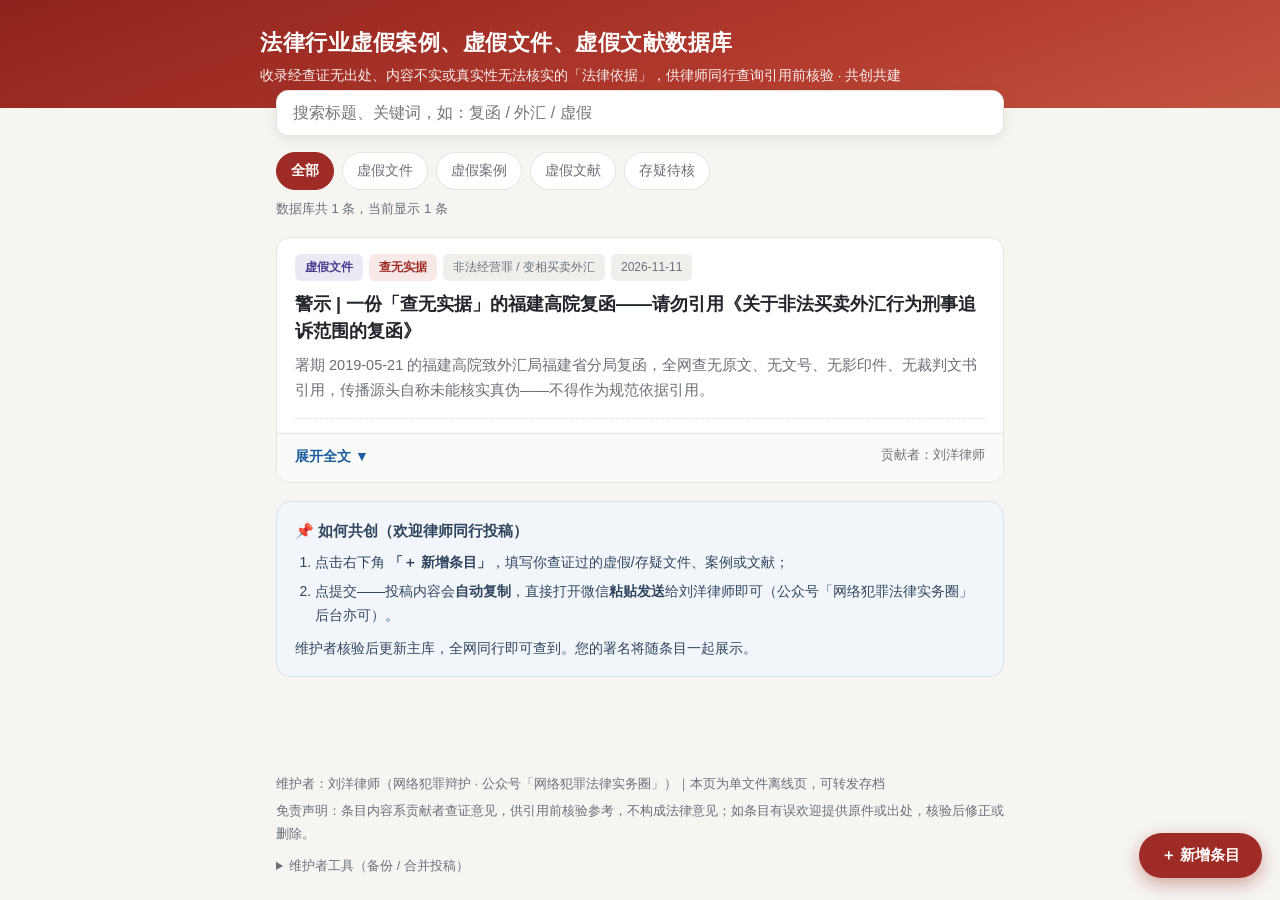
<file: fake-db/index.html>
<!DOCTYPE html>
<html lang="zh-CN">
<head>
<meta charset="UTF-8">
<meta name="viewport" content="width=device-width, initial-scale=1.0, viewport-fit=cover">
<title>法律行业虚假案例、虚假文件、虚假文献数据库</title>
<style>
  :root{
    --bg:#f6f5f2; --card:#ffffff; --ink:#22252a; --sub:#6b7076; --line:#e6e3dd;
    --accent:#9e2b25; --accent-soft:#f7e9e7; --ok:#2b6e4f; --ok-soft:#e8f2ec;
    --warn:#b26a00; --warn-soft:#fbf1df; --link:#1a5c9e;
  }
  *{box-sizing:border-box; -webkit-tap-highlight-color:transparent;}
  html,body{margin:0;padding:0;}
  body{
    background:var(--bg); color:var(--ink);
    font-family:-apple-system,BlinkMacSystemFont,"PingFang SC","Hiragino Sans GB","Microsoft YaHei",sans-serif;
    font-size:16px; line-height:1.75;
  }
  .wrap{max-width:760px; margin:0 auto; padding:0 16px 64px;}

  /* ===== header ===== */
  header{
    background:linear-gradient(160deg,#8f221c,#b23a2e 60%,#c2543f);
    color:#fff; padding:28px 16px 22px;
  }
  header .inner{max-width:760px; margin:0 auto;}
  header h1{margin:0 0 6px; font-size:22px; line-height:1.4; font-weight:700; letter-spacing:.5px;}
  header p{margin:0; font-size:13.5px; opacity:.92; line-height:1.6;}
  .searchbar{
    max-width:760px; margin:-18px auto 0; padding:0 16px; position:relative; z-index:5;
  }
  .searchbar input{
    width:100%; padding:13px 16px; font-size:16px; border:1px solid var(--line);
    border-radius:12px; box-shadow:0 4px 14px rgba(0,0,0,.08); background:var(--card);
    outline:none; color:var(--ink);
  }
  .searchbar input:focus{border-color:#c2543f;}

  /* ===== filter chips ===== */
  .chips{display:flex; flex-wrap:wrap; gap:8px; margin:16px 0 4px;}
  .chip{
    padding:6px 14px; border-radius:999px; border:1px solid var(--line);
    background:var(--card); font-size:13.5px; color:var(--sub); cursor:pointer; user-select:none;
  }
  .chip.on{background:var(--accent); border-color:var(--accent); color:#fff; font-weight:600;}
  .count{font-size:13px; color:var(--sub); margin:8px 0 0;}

  /* ===== entry card ===== */
  .card{
    background:var(--card); border:1px solid var(--line); border-radius:14px;
    margin-top:16px; overflow:hidden;
  }
  .card-head{padding:16px 18px 0;}
  .badges{display:flex; flex-wrap:wrap; gap:6px; margin-bottom:10px; align-items:center;}
  .badge{font-size:12px; padding:3px 10px; border-radius:6px; font-weight:600; white-space:nowrap;}
  .b-type{background:#ece9f5; color:#4a3d8f;}
  .b-fake{background:var(--accent-soft); color:var(--accent);}
  .b-warn{background:var(--warn-soft); color:var(--warn);}
  .b-ok{background:var(--ok-soft); color:var(--ok);}
  .b-date{background:#f0efec; color:var(--sub); font-weight:400;}
  .card h2{
    margin:0 0 8px; font-size:18px; line-height:1.5; cursor:pointer;
  }
  .summary{color:var(--sub); font-size:14.5px; margin:0 0 14px; padding-bottom:14px; border-bottom:1px dashed var(--line);}
  .detail{display:none; padding:4px 18px 18px; border-top:1px solid var(--line);}
  .detail.open{display:block;}
  .card-foot{
    display:flex; flex-wrap:wrap; gap:8px; align-items:center;
    padding:10px 18px 14px; border-top:1px solid var(--line); background:#fafaf8;
  }
  .mini-btn{
    font-size:12.5px; padding:5px 12px; border-radius:8px; border:1px solid var(--line);
    background:#fff; color:var(--sub); cursor:pointer;
  }
  .mini-btn.danger{color:var(--accent); border-color:#e7c8c5;}
  .contrib{font-size:12.5px; color:var(--sub); margin-left:auto;}
  .toggle{font-size:14px; color:var(--link); cursor:pointer; font-weight:600;}

  /* ===== article typography ===== */
  .article{font-size:15.5px;}
  .article h3{font-size:17px; margin:26px 0 10px; padding-left:10px; border-left:4px solid var(--accent); line-height:1.4;}
  .article h3:first-child{margin-top:8px;}
  .article p{margin:10px 0;}
  .article blockquote{
    margin:14px 0; padding:12px 16px; background:#faf7f4; border-left:4px solid #d9b8b3;
    border-radius:0 8px 8px 0; color:#5a4a48; font-size:14.5px;
  }
  .article .quote-src{font-size:13px; color:var(--sub); margin-top:6px;}
  .article strong{color:#111;}
  .article .hl{background:#fdf3d8; padding:0 4px; border-radius:3px; font-weight:600;}
  .article .conclusion{
    background:var(--accent-soft); border:1px solid #eccfcb; border-radius:10px;
    padding:14px 16px; margin:14px 0; font-size:15px;
  }
  .article .author-note{
    background:#f2f6fb; border:1px solid #d5e2f0; border-radius:10px;
    padding:14px 16px; margin:12px 0 18px; font-size:14.5px;
  }
  .article .author-note .t{font-weight:700; color:#1a5c9e; margin-bottom:6px;}
  .article table{width:100%; border-collapse:collapse; margin:14px 0; font-size:14px;}
  .article th,.article td{border:1px solid var(--line); padding:8px 10px; text-align:left; vertical-align:top;}
  .article th{background:#f4f2ee; font-weight:600;}
  .article ol,.article ul{padding-left:22px; margin:10px 0;}
  .article li{margin:8px 0;}
  .article a{color:var(--link); word-break:break-all;}
  .article .meta{font-size:13px; color:var(--sub); border-top:1px dashed var(--line); margin-top:22px; padding-top:12px;}
  .article .point{margin:12px 0;}
  .article .point .pt{font-weight:700;}

  /* ===== add form ===== */
  .fab{
    position:fixed; right:18px; bottom:22px; z-index:50;
    background:var(--accent); color:#fff; border:none; border-radius:999px;
    padding:13px 22px; font-size:15px; font-weight:700; cursor:pointer;
    box-shadow:0 6px 18px rgba(158,43,37,.4);
  }
  .fab:active{transform:scale(.97);}
  .overlay{
    position:fixed; top:0; left:0; right:0; bottom:0;
    background:rgba(20,20,25,.5); z-index:100;
    display:none; align-items:flex-start; justify-content:center; overflow-y:auto; padding:24px 12px;
    -webkit-overflow-scrolling:touch;
  }
  .overlay.show{display:flex;}
  .form-panel{
    background:var(--card); border-radius:16px; width:100%; max-width:560px;
    padding:20px 20px 24px; margin:auto 0;
  }
  .form-panel h2{margin:0 0 4px; font-size:18px;}
  .form-panel .tip{font-size:13px; color:var(--sub); margin-bottom:14px;}
  .field{margin-bottom:12px;}
  .field label{display:block; font-size:13.5px; font-weight:600; margin-bottom:5px;}
  .field label .req{color:var(--accent);}
  .field input,.field select,.field textarea{
    width:100%; padding:10px 12px; font-size:15px; border:1px solid var(--line);
    border-radius:9px; background:#fbfaf8; color:var(--ink); font-family:inherit; outline:none;
  }
  .field textarea{min-height:88px; resize:vertical; line-height:1.6;}
  .field input:focus,.field select:focus,.field textarea:focus{border-color:#c2543f; background:#fff;}
  .form-actions{display:flex; gap:10px; margin-top:16px;}
  .btn{
    flex:1; padding:12px; border-radius:10px; border:none; font-size:15px; font-weight:700; cursor:pointer;
  }
  .btn.primary{background:var(--accent); color:#fff;}
  .btn.ghost{background:#f0efec; color:var(--sub); font-weight:500;}

  /* ===== howto ===== */
  .howto{
    background:#f2f6fb; border:1px solid #d5e2f0; border-radius:14px;
    padding:16px 18px; margin-top:18px; font-size:14px; color:#31465e;
  }
  .howto .t{font-weight:700; font-size:15px; margin-bottom:6px;}
  .howto ol{margin:6px 0 0; padding-left:20px;}
  .howto li{margin:4px 0;}

  footer{max-width:760px; margin:32px auto 0; padding:0 16px; font-size:13px; color:var(--sub);}
  footer .admin{display:flex; flex-wrap:wrap; gap:8px; margin-top:10px;}
  .empty{ text-align:center; color:var(--sub); padding:48px 0; font-size:14.5px;}
  .toast{
    position:fixed; left:50%; bottom:90px; transform:translateX(-50%);
    background:#2c2f35; color:#fff; padding:10px 18px; border-radius:10px; font-size:14px;
    z-index:200; display:none; max-width:86vw; text-align:center;
  }
</style>
</head>
<body>

<header>
  <div class="inner">
    <h1>法律行业虚假案例、虚假文件、虚假文献数据库</h1>
    <p>收录经查证无出处、内容不实或真实性无法核实的「法律依据」，供律师同行查询引用前核验 · 共创共建</p>
  </div>
</header>

<div class="searchbar">
  <input id="q" type="search" placeholder="搜索标题、关键词，如：复函 / 外汇 / 虚假" autocomplete="off">
</div>

<div class="wrap">
  <div class="chips" id="chips">
    <div class="chip on" data-t="全部">全部</div>
    <div class="chip" data-t="虚假文件">虚假文件</div>
    <div class="chip" data-t="虚假案例">虚假案例</div>
    <div class="chip" data-t="虚假文献">虚假文献</div>
    <div class="chip" data-t="存疑待核">存疑待核</div>
  </div>
  <div class="count" id="count"></div>

  <div id="list"></div>

  <div class="howto" id="howto">
    <div class="t">📌 如何共创（欢迎律师同行投稿）</div>
    <ol>
      <li>点击右下角 <strong>「＋ 新增条目」</strong>，填写你查证过的虚假/存疑文件、案例或文献；</li>
      <li>点提交——投稿内容会<strong>自动复制</strong>，直接打开微信<strong>粘贴发送</strong>给刘洋律师即可（公众号「网络犯罪法律实务圈」后台亦可）。</li>
    </ol>
    <p style="margin:8px 0 0;">维护者核验后更新主库，全网同行即可查到。您的署名将随条目一起展示。</p>
  </div>
</div>

<button class="fab" id="fab" onclick="openForm()">＋ 新增条目</button>

<!-- ===== 新增表单 ===== -->
<div class="overlay" id="overlay">
  <div class="form-panel">
    <h2>新增条目</h2>
    <div class="tip">只收录经过查证的条目，请注明查证渠道，避免以讹传讹。</div>
    <div class="field"><label>标题 <span class="req">*</span></label><input id="f-title" placeholder="如：XX高院《关于……的复函》"></div>
    <div style="display:flex; gap:10px;">
      <div class="field" style="flex:1;"><label>类型 <span class="req">*</span></label>
        <select id="f-type">
          <option>虚假文件</option><option>虚假案例</option><option>虚假文献</option><option>存疑待核</option>
        </select>
      </div>
      <div class="field" style="flex:1;"><label>查证结论 <span class="req">*</span></label>
        <select id="f-con">
          <option>查无实据</option><option>内容不实</option><option>已证伪</option><option>存疑待核</option>
        </select>
      </div>
    </div>
    <div class="field"><label>涉及领域/罪名</label><input id="f-field" placeholder="如：非法经营罪 / 变相买卖外汇"></div>
    <div class="field"><label>一句话摘要 <span class="req">*</span></label><input id="f-sum" placeholder="一句话说清它是什么、为什么不能引用"></div>
    <div class="field"><label>查证过程（渠道、方法、结果）</label><textarea id="f-verify" placeholder="1. 官网检索：无；&#10;2. 法规库检索：0 命中；&#10;3. 裁判文书检索：无引用……"></textarea></div>
    <div class="field"><label>给同行的建议</label><textarea id="f-advice" placeholder="如何识别、如何应对、替代依据是什么……"></textarea></div>
    <div class="field"><label>相关链接（每行一个）</label><textarea id="f-links" placeholder="https://..."></textarea></div>
    <div class="field"><label>贡献者署名（可匿名）</label><input id="f-by" placeholder="如：北京·刘律师"></div>
    <div class="form-actions">
      <button class="btn ghost" onclick="closeForm()">取消</button>
      <button class="btn primary" onclick="submitEntry()">提交</button>
    </div>
  </div>
</div>

<div class="toast" id="toast"></div>

<footer>
  <div>维护者：刘洋律师（网络犯罪辩护 · 公众号「网络犯罪法律实务圈」）｜本页为单文件离线页，可转发存档</div>
  <div style="margin-top:4px;">免责声明：条目内容系贡献者查证意见，供引用前核验参考，不构成法律意见；如条目有误欢迎提供原件或出处，核验后修正或删除。</div>
  <details style="margin-top:10px;">
    <summary style="cursor:pointer; font-size:12.5px;">维护者工具（备份 / 合并投稿）</summary>
    <div class="admin" style="margin-top:8px;">
      <button class="mini-btn" onclick="exportJSON()">导出本机新增条目（JSON）</button>
      <button class="mini-btn" onclick="importJSON()">合并投稿（粘贴 JSON）</button>
      <button class="mini-btn danger" onclick="clearLocal()">清空本机新增条目</button>
    </div>
  </details>
</footer>

<!-- ===== 首条条目正文模板（福建高院复函） ===== -->
<script type="text/template" id="tpl-entry1">
<div class="article">
  <div class="author-note">
    <div class="t">刘洋律师按</div>
    今天在检索材料时，AI帮我找到了这个"文件"。因为文件本身的疑问，又找AI核实了一下"文件"的出处。以下是AI帮我核实的文档，基本可以直接发布，我适当删减、增加了内容和图片。
  </div>

  <div class="conclusion">
    这份名为《福建省高级人民法院关于非法买卖外汇行为刑事追诉范围的复函》（署期 2019 年 5 月 21 日，致国家外汇管理局福建省分局）的文件，在网络流传已数年，但截至本文写作之日（2026 年 11 月），<strong>没有任何公开渠道能够证实其真实存在</strong>。其原文从未公开，无文号、无印章版本照片、无裁判文书引用、无官方数据库收录。请注意，<span class="hl">在任何文章、辩护意见、讲课材料中，均不应将其作为规范依据引用</span>；如办案机关以其观点作为追诉依据，应直接要求出示文件原件并质证其真实性。
  </div>

  <h3>一、这份「复函」长什么样</h3>
  <p>流传版本的「主要内容」为（引自黄应生 2024 年文章的转述）：</p>
  <blockquote>
    最高人民法院、最高人民检察院 2019 年 1 月 31 日发布《办理非法从事资金支付结算业务、非法买卖外汇刑事案件适用法律若干问题的解释》第一条的规制对象是境内直接交易的倒买倒卖外汇和境内外对敲方式进行资金跨国境的兑付变相买卖外汇行为……外汇属于国家控制特殊商品，无论是地下钱庄、经营者还是客户，大量购买、兑换、出售的行为均属于扰乱金融市场秩序，具有现实的危害性，当数额达到解释第三条规定的标准，即应追究刑事责任。
    <div class="quote-src">黄应生文章链接：<a href="https://www.163.com/dy/article/J1FH3KJI055674EL.html" target="_blank" rel="noopener">https://www.163.com/dy/article/J1FH3KJI055674EL.html</a></div>
  </blockquote>
  <p>黄应生的文章一开始也表明了自己的态度，交代了"文件"来源：</p>
  <blockquote>
    我一直以为，公司或者个人通过地下钱庄换汇自用的行为虽违反了国家规定，但不符合非法经营罪的构成要件，不宜认定为非法经营罪。但近年来，这个问题似乎越来越模糊了，甚至争议越来越大。尤其是福建不少人认为，不管是否有营利目的，也不管是否有倒买倒卖行为，公司、个人只要有购买、兑换或者出售外汇的行为，达到规定数额就可以认定为非法经营罪。后来有人给我一份福建省高级人民法院于2019年 5 月 21 日致国家外汇管理局福建省分局《关于非法买卖外汇行为刑事追诉范围的复函》。该复函主要内容为：……
  </blockquote>
  <p class="point">该"文件"的错误之处在于：<span class="hl">不管是钱庄、经营者还是单纯换汇客户，数额达标一律追刑</span>。这个立场如果成立，意味着「以自用为目的换汇」的客户也构成非法经营罪——这与主流裁判观点（营利目的＋经营性双要件）严重冲突。正因如此，这份「复函」在辩护圈被反复提及：有人拿它警告福建地区执业风险，也有人拿它反证「地方扩张立场」的存在。</p>

  <h3>二、查证渠道</h3>
  <p>针对该复函的真实性，本轮共核查以下渠道（均为否定结果）：</p>
  <table>
    <tr><th style="width:58%">查证渠道</th><th>结果</th></tr>
    <tr><td>福建省高级人民法院官网（fjcourt.gov.cn）「司法文件」栏目</td><td>无此文件</td></tr>
    <tr><td>国家外汇管理局福建省分局官网（safe.gov.cn/fujian）</td><td>无此文件——<strong>收文方自己也没公开过</strong></td></tr>
    <tr><td>北大法宝地方法规库（按发布机关、按标题全文词两轮检索）</td><td>0 命中</td></tr>
    <tr><td>威科先行法规库</td><td>0 命中</td></tr>
    <tr><td>以复函精确标题《关于非法买卖外汇行为刑事追诉范围的复函》全网检索</td><td>所有命中页面均为两高 2019 年解释本身，无任何页面载有该复函原文</td></tr>
    <tr><td>裁判文书、不起诉决定书</td><td>未检索到任何一份文书引用该复函</td></tr>
    <tr><td>期刊、官方法律适用类出版物</td><td>未见引用</td></tr>
  </table>
  <p>这份地方法院复函在六七年内在全网竟找不到一份原文、一张影印件、一份引用它的判决书。</p>

  <h3>三、传播链</h3>
  <p>目前可查的全部公开转述，只追溯到两个节点，且<strong>没有任何一个声称见过原件</strong>：</p>
  <p class="point"><span class="pt">节点 1：黄应生（原最高人民法院法官，公众号「法治应生」）2024 年 5 月文章</span><br>
  《单纯购买或者出售外汇的非法行为不宜认定为非法经营罪》（网易转载：<a href="https://www.163.com/dy/article/J1FH3KJI055674EL.html" target="_blank" rel="noopener">https://www.163.com/dy/article/J1FH3KJI055674EL.html</a>）</p>
  <p>黄应生的原话值得全文引用：</p>
  <blockquote>
    「后来<strong>有人给我一份</strong>……复函。该复函主要内容为：【……】（<strong>朋友转发给我的，不是红头文件，也无盖章，不知是否属实</strong>）……总觉得复函内容应该不太属实或者不够全面，但<strong>经多方核实，仍未确认真伪</strong>。兹事体大，遂就此问题展开讨论。」
  </blockquote>
  <p>最早发布该图片的黄应生是把这份文件作为「需要被讨论、证伪的传闻」来写的，而不是作为依据来引用的。</p>
  <p class="point"><span class="pt">节点 2：泽大所黄剑律师《非法买卖外汇刑事案件辩护要点》</span><br>
  （微信公众号，据第七届厚启商事犯罪论坛发言整理）</p>
  <p>黄剑的措辞是「<strong>网络流传</strong>的《福建省高院关于非法买卖外汇行为刑事追诉范围的复函》[2019 年 5 月 21 日]即认为……」，并且明确将其定性为「部分地区公检法至今依旧持有的<strong>错误观点</strong>」的例证。原文链接：<a href="http://mp.weixin.qq.com/s?__biz=MzAwNDEzNTcwNw==&mid=2651090756&idx=2&sn=bbb87e14e20628b07d9521c6494e12db&chksm=813b3e04da4732a0249b6ed923c8d6b4a2297de377d19b88d7f28908a3bbc9fc6f9d1f5ed651#rd" target="_blank" rel="noopener">泽大原创丨黄剑：非法买卖外汇刑事案件辩护要点</a></p>
  <p class="point"><span class="hl">注意两个版本的转述措辞不一致</span>：黄应生版作「当数额达到解释第三条规定的标准」，黄剑版作「只要数额达到立案标准」。同一份文件出现两个互不相同的「原文」，是典型的口头传闻层层转述特征——每一层转述者都在按自己的记忆和立场重新组织「引文」。</p>

  <h3>四、内容本身经不起推敲</h3>
  <p>即便抛开形式真实性，流传版本的内容也与上位规范直接冲突：</p>
  <ol>
    <li><strong>与两高解释的明文不符。</strong>2019 年《解释》明文规制的是「倒买倒卖外汇或者变相买卖外汇」行为；两高部门负责人答记者问明确解释重点打击「换汇黄牛」和「对敲型」地下钱庄。将「单纯购买、出售外汇的客户」一体入罪，缺乏解释文本依据。</li>
    <li><strong>与主流裁判立场相悖。</strong>刑事审判参考第 1158 号刘汉案（湖北高院二审改判：不具有营利目的不构成非法经营罪）、广东高院 2016 年地下钱庄类案件调研报告、大量不起诉案例（如温检公诉部刑不诉〔2019〕1、2 号）均持「营利目的＋经营性」双要件。</li>
    <li><strong>与最新权威案例相反。</strong>林某业非法经营案（人民法院案例库入库案例）的要旨明确否定了对单纯换汇客户的扩张追诉。</li>
    <li><strong>一个省高院以「复函」对外确定刑事追诉范围</strong>，在司法文件体系中也不合常理：此类涉及刑事追诉边界的口径，若真实存在，通常会以会议纪要、答复内部掌握，且应有规范文号——流传版本恰恰没有任何文号。</li>
  </ol>

  <h3>五、给同行的三条操作建议</h3>
  <ol>
    <li><strong>不要引用。</strong>写文章、做培训、写辩护意见时，不要写「福建省高级人民法院 2019 年复函认为客户亦应追责」。该文件真实性无法核实，引用它等于把自己的论证建立在一个可能不存在的文件上，反而给对方留下攻击点。</li>
    <li><strong>如办案机关以其观点施压</strong>，正确的做法不是去讨论「复函怎么说」，而是要求对方出示文件原件并说明其效力层级——省高院复函既非司法解释、亦非规范性文件，即便真实存在也不能作为裁判依据；然后直接回到两高解释第 2 条、答记者问口径和入库案例正面论证。</li>
    <li><strong>如你在福建地区办理此类案件</strong>，风险的正确表述方式是「福建部分地区实务中曾有将单纯换汇客户纳入追诉的扩张做法」，这是可以从个案辩护经验层面主张的；但不要落到一份查无实据的文件上。</li>
  </ol>

  <h3>六、诚实声明</h3>
  <p>需要说明查证的边界：该复函属法院致外管分局的内部往来文书，理论上可能存在但从未公开。因此严谨的结论不是「百分之百系伪造」，而是：</p>
  <div class="conclusion">
    该文件无任何公开出处、无文号、无原件影印、无文书引用，其唯一传播源头自称未能核实真伪，且各转述版本措辞互不一致——<strong>依法律写作和执业引用的基本标准，应视为「真实性无法核实的传闻」，不得引用</strong>。
  </div>
  <p>如您持有该复函的红头原件或影印件，欢迎提供，我们将立即修正本文结论。</p>

  <div class="meta">核查时间：2026 年 11 月 11 日。核查渠道：福建高院官网、国家外汇管理局福建省分局官网、北大法宝、威科先行、全网精确标题检索、裁判文书检索。主要转述来源：法治应生（黄应生）2024-05-06 文章、泽大所黄剑《非法买卖外汇刑事案件辩护要点》。</div>
</div>
</script>

<script>
(function(){
  var LS_KEY = 'fakelegaldb_entries_v1';

  // 种子条目（随页面发布，维护者手动更新）
  var seed = [{
    id: 'seed-1',
    title: '警示 | 一份「查无实据」的福建高院复函——请勿引用《关于非法买卖外汇行为刑事追诉范围的复函》',
    type: '虚假文件',
    con: '查无实据',
    field: '非法经营罪 / 变相买卖外汇',
    date: '2026-11-11',
    by: '刘洋律师',
    summary: '署期 2019-05-21 的福建高院致外汇局福建省分局复函，全网查无原文、无文号、无影印件、无裁判文书引用，传播源头自称未能核实真伪——不得作为规范依据引用。',
    tplId: 'tpl-entry1',
    open: false
  }];

  function loadLocal(){
    try{ return JSON.parse(localStorage.getItem(LS_KEY) || '[]'); }catch(e){ return []; }
  }
  function saveLocal(arr){ localStorage.setItem(LS_KEY, JSON.stringify(arr)); }

  var state = { q:'', type:'全部', entries: seed.concat(loadLocal()) };

  function badgeCls(con){
    if(con==='查无实据'||con==='内容不实'||con==='已证伪') return 'b-fake';
    if(con==='存疑待核') return 'b-warn';
    return 'b-ok';
  }
  function esc(s){
    return String(s||'').replace(/&/g,'&amp;').replace(/</g,'&lt;').replace(/>/g,'&gt;').replace(/"/g,'&quot;');
  }
  function linkify(s){
    return esc(s).replace(/(https?:\/\/[^\s<]+)/g,'<a href="$1" target="_blank" rel="noopener">$1</a>');
  }

  function render(){
    var list = document.getElementById('list');
    var q = state.q.trim().toLowerCase();
    var shown = state.entries.filter(function(e){
      if(state.type!=='全部' && e.type!==state.type) return false;
      if(!q) return true;
      var hay = (e.title+' '+(e.summary||'')+' '+(e.field||'')+' '+(e.by||'')).toLowerCase();
      return hay.indexOf(q)>-1;
    });
    document.getElementById('count').textContent = '数据库共 '+state.entries.length+' 条，当前显示 '+shown.length+' 条';
    if(!shown.length){
      list.innerHTML = '<div class="empty">没有匹配的条目。换个关键词，或点击右下角「＋ 新增条目」投稿。</div>';
      return;
    }
    var html = '';
    shown.forEach(function(e, i){
      var idx = state.entries.indexOf(e);
      html += '<div class="card" data-i="'+idx+'">'
        + '<div class="card-head">'
        + '<div class="badges">'
        + '<span class="badge b-type">'+esc(e.type)+'</span>'
        + '<span class="badge '+badgeCls(e.con)+'">'+esc(e.con)+'</span>'
        + (e.field?'<span class="badge b-date">'+esc(e.field)+'</span>':'')
        + '<span class="badge b-date">'+esc(e.date||'')+'</span>'
        + '</div>'
        + '<h2 onclick="toggleDetail('+idx+')">'+esc(e.title)+'</h2>'
        + '<p class="summary">'+esc(e.summary||'')+'</p>'
        + '</div>'
        + '<div class="detail'+(e.open?' open':'')+'" id="d'+idx+'">'
        + (e.tplId
            ? document.getElementById(e.tplId).innerHTML
            : renderUserBody(e))
        + '</div>'
        + '<div class="card-foot">'
        + '<span class="toggle" onclick="toggleDetail('+idx+')">'+(e.open?'收起 ▲':'展开全文 ▼')+'</span>'
        + (e.local ? '<button class="mini-btn" onclick="copyEntryText('+idx+')">复制投稿内容</button>'
                   + '<button class="mini-btn danger" onclick="delEntry('+idx+')">删除</button>' : '')
        + '<span class="contrib">'+esc(e.by?'贡献者：'+e.by:'')+'</span>'
        + '</div>'
        + '</div>';
    });
    list.innerHTML = html;
  }

  function renderUserBody(e){
    var h = '';
    h += '<div class="article">';
    h += '<div class="conclusion"><strong>查证结论：'+esc(e.con)+'</strong>｜类型：'+esc(e.type)+(e.field?'｜领域：'+esc(e.field):'')+'</div>';
    if(e.verify){
      h += '<h3>查证过程</h3><p style="white-space:pre-wrap;">'+linkify(e.verify)+'</p>';
    }
    if(e.advice){
      h += '<h3>给同行的建议</h3><p style="white-space:pre-wrap;">'+linkify(e.advice)+'</p>';
    }
    if(e.links && e.links.length){
      h += '<h3>相关链接</h3><ul>';
      e.links.forEach(function(l){ h += '<li><a href="'+esc(l)+'" target="_blank" rel="noopener">'+esc(l)+'</a></li>'; });
      h += '</ul>';
    }
    h += '<div class="meta">提交时间：'+esc(e.date||'')+'｜贡献者：'+esc(e.by||'匿名')+'。本条目为同行投稿，引用前请自行复核。</div>';
    h += '</div>';
    return h;
  }

  window.toggleDetail = function(i){
    state.entries[i].open = !state.entries[i].open;
    var d = document.getElementById('d'+i);
    if(d) d.classList.toggle('open', state.entries[i].open);
    // 更新按钮文案
    var card = d ? d.closest('.card') : null;
    if(card){
      var t = card.querySelector('.toggle');
      if(t) t.textContent = state.entries[i].open ? '收起 ▲' : '展开全文 ▼';
    }
  };

  // ===== 搜索与筛选 =====
  document.getElementById('q').addEventListener('input', function(){
    state.q = this.value; render();
  });
  document.getElementById('chips').addEventListener('click', function(ev){
    var c = ev.target.closest ? ev.target.closest('.chip') : null;
    if(!c){
      var t = ev.target; while(t && t !== this){ if((t.className||'').indexOf('chip') > -1){ c = t; break; } t = t.parentNode; }
    }
    if(!c) return;
    var chips = document.querySelectorAll('.chip');
    for(var k=0;k<chips.length;k++){ chips[k].classList.remove('on'); }
    c.classList.add('on');
    state.type = c.getAttribute('data-t');
    render();
  });

  // ===== 新增表单 =====
  // 兼容性说明：不依赖 inset/纯 class 切换，直接内联 display 双保险，
  // 并同时用 addEventListener 绑定按钮，保证旧 WebView 也能弹出。
  window.openForm = function(){
    var ov = document.getElementById('overlay');
    if(ov.classList) ov.classList.add('show');
    ov.style.display = 'flex';
    document.body.style.overflow = 'hidden';
  };
  window.closeForm = function(){
    var ov = document.getElementById('overlay');
    if(ov.classList) ov.classList.remove('show');
    ov.style.display = 'none';
    document.body.style.overflow = '';
  };
  document.getElementById('overlay').addEventListener('click', function(ev){
    if(ev.target===this) closeForm();
  });
  document.getElementById('fab').addEventListener('click', function(){ openForm(); });

  window.submitEntry = function(){
    var title = document.getElementById('f-title').value.trim();
    var sum = document.getElementById('f-sum').value.trim();
    if(!title || !sum){ toast('标题和一句话摘要为必填项'); return; }
    var links = document.getElementById('f-links').value.split('\n').map(function(s){return s.trim();}).filter(Boolean);
    var e = {
      id: 'local-' + Date.now(),
      local: true,
      title: title,
      type: document.getElementById('f-type').value,
      con: document.getElementById('f-con').value,
      field: document.getElementById('f-field').value.trim(),
      summary: sum,
      verify: document.getElementById('f-verify').value.trim(),
      advice: document.getElementById('f-advice').value.trim(),
      links: links,
      by: document.getElementById('f-by').value.trim() || '匿名',
      date: new Date().toISOString().slice(0,10),
      open: false
    };
    var arr = loadLocal(); arr.unshift(e); saveLocal(arr);
    state.entries = seed.concat(arr);
    closeForm();
    ['f-title','f-field','f-sum','f-verify','f-advice','f-links','f-by'].forEach(function(id){
      document.getElementById(id).value='';
    });
    render();
    copyText(entryText(e), '投稿内容已复制，请打开微信直接粘贴发给刘洋律师');
  };

  window.delEntry = function(i){
    var e = state.entries[i];
    if(!e.local || !confirm('确定删除本机保存的「'+e.title.slice(0,30)+'…」？')) return;
    var arr = loadLocal().filter(function(x){ return x.id!==e.id; });
    saveLocal(arr);
    state.entries = seed.concat(arr);
    render();
  };

  // ===== 投稿内容（人话版，微信直接粘贴） =====
  function entryText(e){
    var L = [];
    L.push('【虚假条目投稿】');
    L.push('标题：' + e.title);
    L.push('类型：' + e.type + '｜查证结论：' + e.con);
    if(e.field) L.push('领域：' + e.field);
    L.push('摘要：' + (e.summary||''));
    if(e.verify) L.push('查证过程：' + e.verify);
    if(e.advice) L.push('给同行的建议：' + e.advice);
    if(e.links && e.links.length) L.push('链接：' + e.links.join('；'));
    L.push('贡献者：' + (e.by||'匿名') + '｜日期：' + (e.date||''));
    return L.join('\n');
  }
  window.copyEntryText = function(i){
    copyText(entryText(state.entries[i]), '投稿内容已复制，直接粘贴到微信发给刘洋律师即可');
  };

  // ===== 导入导出（维护者工具） =====
  window.exportJSON = function(){
    var arr = loadLocal();
    if(!arr.length){ toast('本机暂无新增条目'); return; }
    copyText(JSON.stringify(arr, null, 2), '已复制全部 '+arr.length+' 条新增条目（JSON），粘贴发给维护者即可');
  };
  window.importJSON = function(){
    var s = prompt('粘贴贡献者发来的 JSON（单条对象或数组）：');
    if(!s) return;
    try{
      var data = JSON.parse(s);
      if(!Array.isArray(data)) data = [data];
      var arr = loadLocal();
      var added = 0;
      data.forEach(function(x){
        if(x && x.title && x.type && !arr.some(function(y){return y.id===x.id;})){
          x.local = true; arr.unshift(x); added++;
        }
      });
      saveLocal(arr);
      state.entries = seed.concat(arr);
      render();
      toast('已合并 '+added+' 条（重复条目自动跳过）');
    }catch(err){ toast('JSON 格式有误，请检查后重试'); }
  };
  window.clearLocal = function(){
    if(!confirm('清空本机新增的全部条目？（页面自带条目不受影响）')) return;
    saveLocal([]); state.entries = seed.slice(); render(); toast('已清空');
  };

  function copyText(s, msg){
    if(navigator.clipboard && navigator.clipboard.writeText){
      navigator.clipboard.writeText(s).then(function(){ toast(msg); }, function(){ fallbackCopy(s,msg); });
    }else{ fallbackCopy(s,msg); }
  }
  function fallbackCopy(s,msg){
    var ta = document.createElement('textarea');
    ta.value = s; ta.style.position='fixed'; ta.style.opacity='0';
    document.body.appendChild(ta); ta.select();
    try{ document.execCommand('copy'); toast(msg); }catch(e){ toast('复制失败，请手动复制'); }
    document.body.removeChild(ta);
  }

  function toast(m){
    var t = document.getElementById('toast');
    t.textContent = m; t.style.display='block';
    clearTimeout(t._h);
    t._h = setTimeout(function(){ t.style.display='none'; }, 3200);
  }

  render();
})();
</script>
</body>
</html>
</file>
<file: style.css>
/* ============================================================
   刘洋律师 · 网络犯罪辩护站
   浅色专业主题 Light Theme
   ============================================================ */

:root {
  --navy:        #123a5e;
  --navy-2:      #1d4f7c;
  --ink:         #1a1f26;
  --ink-2:       #414a56;
  --ink-3:       #6b7684;
  --line:        #e3e7ed;
  --line-2:      #eef1f5;
  --paper:       #ffffff;
  --bg:          #f6f7f9;
  --gold:        #a4792e;
  --gold-soft:   #f5efe2;
  --red:         #b3261e;
  --green:       #17795e;
  --radius:      14px;
  --radius-sm:   9px;
  --shadow-sm:   0 1px 3px rgba(18, 58, 94, .06);
  --shadow:      0 6px 26px -12px rgba(18, 58, 94, .22);
  --shadow-lg:   0 20px 50px -24px rgba(18, 58, 94, .35);
  --sans: -apple-system, BlinkMacSystemFont, "PingFang SC", "Hiragino Sans GB",
          "Microsoft YaHei", "Helvetica Neue", Arial, sans-serif;
  --serif: "Songti SC", "Source Han Serif SC", "Noto Serif SC", Georgia,
           "Times New Roman", "SimSun", serif;
  --mono: "SF Mono", ui-monospace, Menlo, Consolas, "Courier New", monospace;
  --maxw: 1180px;
}

* { box-sizing: border-box; }

html { -webkit-text-size-adjust: 100%; scroll-behavior: smooth; }

body {
  margin: 0;
  background: var(--bg);
  color: var(--ink);
  font-family: var(--sans);
  font-size: 16px;
  line-height: 1.75;
  -webkit-font-smoothing: antialiased;
}

a { color: var(--navy-2); text-decoration: none; }
a:hover { color: var(--navy); }

img { max-width: 100%; height: auto; }

/* ---------- Layout ---------- */
.wrap { max-width: var(--maxw); margin: 0 auto; padding: 0 24px; }

.site-header {
  position: sticky; top: 0; z-index: 50;
  background: rgba(255,255,255,.9);
  -webkit-backdrop-filter: saturate(180%) blur(14px);
  backdrop-filter: saturate(180%) blur(14px);
  border-bottom: 1px solid var(--line);
}
.site-header .wrap { display: flex; align-items: center; gap: 28px; height: 66px; }

.brand { display: flex; align-items: center; gap: 11px; flex: 0 0 auto; }
.brand:hover { color: inherit; }
.brand-mark {
  width: 36px; height: 36px; border-radius: 10px;
  background: linear-gradient(145deg, var(--navy), var(--navy-2));
  color: #fff; display: grid; place-items: center;
  font-family: var(--serif); font-size: 19px; font-weight: 700;
  box-shadow: 0 3px 10px -3px rgba(18,58,94,.5);
  letter-spacing: -1px;
}
.brand-text { line-height: 1.15; }
.brand-title { font-family: var(--serif); font-size: 17px; font-weight: 700; letter-spacing: .3px; color: var(--navy); }
.brand-sub { font-size: 11px; color: var(--ink-3); letter-spacing: 1.6px; text-transform: uppercase; }

.nav { margin-left: auto; display: flex; align-items: center; gap: 4px; }
.nav a {
  padding: 8px 13px; border-radius: 8px; font-size: 14.5px;
  color: var(--ink-2); transition: .16s; white-space: nowrap;
}
.nav a:hover { background: var(--line-2); color: var(--navy); }
.nav a.is-active { color: var(--navy); font-weight: 600; background: #eef3f8; }
.nav-toggle { display: none; }

/* ---------- Hero ---------- */
.hero {
  background: linear-gradient(155deg, #123a5e 0%, #1d4f7c 55%, #2a6396 100%);
  color: #fff; position: relative; overflow: hidden;
  padding: 62px 0 70px;
}
.hero::after {
  content: ""; position: absolute; inset: 0;
  background:
    radial-gradient(560px 300px at 88% 4%, rgba(164,121,46,.34), transparent 62%),
    radial-gradient(420px 260px at 6% 96%, rgba(255,255,255,.09), transparent 60%);
  pointer-events: none;
}
.hero .wrap { position: relative; z-index: 1; }
.hero-eyebrow {
  display: inline-flex; align-items: center; gap: 8px;
  font-size: 12px; letter-spacing: 2.4px; text-transform: uppercase;
  color: #ffe4a8; border: 1px solid rgba(255,228,168,.42);
  padding: 5px 12px; border-radius: 999px; margin-bottom: 20px;
}
.hero h1 {
  font-family: var(--serif); font-size: clamp(28px, 4.6vw, 46px);
  line-height: 1.25; margin: 0 0 14px; font-weight: 700; letter-spacing: .5px;
}
.hero p { margin: 0; max-width: 620px; color: rgba(255,255,255,.86); font-size: 16.5px; }
.hero-stats { display: flex; flex-wrap: wrap; gap: 34px; margin-top: 34px; }
.hero-stat b { display: block; font-family: var(--serif); font-size: 28px; line-height: 1.1; }
.hero-stat span { font-size: 12.5px; color: rgba(255,255,255,.7); letter-spacing: 1.2px; }

/* ---------- Sections ---------- */
.section { padding: 46px 0; }
.section-head { display: flex; align-items: baseline; gap: 14px; margin-bottom: 22px; flex-wrap: wrap; }
.section-head h2 {
  font-family: var(--serif); font-size: 23px; margin: 0; color: var(--navy);
  letter-spacing: .5px; font-weight: 700;
}
.section-head .hint { font-size: 13px; color: var(--ink-3); }
.section-head .grow { margin-left: auto; }

/* ---------- Search / filter bar ---------- */
.toolbar {
  display: flex; gap: 12px; flex-wrap: wrap; align-items: center;
  background: var(--paper); border: 1px solid var(--line);
  border-radius: var(--radius); padding: 12px 14px; box-shadow: var(--shadow-sm);
  margin-bottom: 24px;
}
.search-box { position: relative; flex: 1 1 260px; min-width: 200px; }
.search-box input {
  width: 100%; padding: 10px 14px 10px 36px; font-size: 14.5px; font-family: var(--sans);
  border: 1px solid var(--line); border-radius: var(--radius-sm); background: #fbfcfd;
  color: var(--ink); outline: none; transition: .15s;
}
.search-box input:focus { border-color: var(--navy-2); background: #fff; box-shadow: 0 0 0 3px rgba(29,79,124,.1); }
.search-box svg { position: absolute; left: 12px; top: 50%; transform: translateY(-50%); opacity: .45; }
.sort-select {
  padding: 10px 12px; font-size: 14px; font-family: var(--sans); color: var(--ink-2);
  border: 1px solid var(--line); border-radius: var(--radius-sm); background: #fbfcfd; outline: none;
}

/* ---------- Post grid ---------- */
.grid {
  display: grid; gap: 22px;
  grid-template-columns: repeat(auto-fill, minmax(320px, 1fr));
}
.card {
  background: var(--paper); border: 1px solid var(--line); border-radius: var(--radius);
  overflow: hidden; display: flex; flex-direction: column;
  transition: .22s ease; box-shadow: var(--shadow-sm);
}
.card:hover { transform: translateY(-4px); box-shadow: var(--shadow); border-color: #d3dde8; }
.card-cover { height: 148px; background: linear-gradient(135deg, #1d4f7c, #2f6b9f 60%, #3c7bab); position: relative; }
.card-cover img { width: 100%; height: 100%; object-fit: cover; display: block; }
.card-cover .pattern {
  position: absolute; inset: 0; opacity: .55;
  background-image:
    repeating-linear-gradient(45deg, rgba(255,255,255,.07) 0 2px, transparent 2px 12px),
    radial-gradient(300px 140px at 80% 20%, rgba(255,228,168,.28), transparent 65%);
}
.card-cover .cover-label {
  position: absolute; left: 16px; bottom: 14px; right: 16px;
  font-family: var(--serif); font-size: 13px; color: rgba(255,255,255,.9);
  letter-spacing: 1px; text-shadow: 0 1px 8px rgba(0,0,0,.35);
}
.card-body { padding: 20px 22px 22px; display: flex; flex-direction: column; gap: 10px; flex: 1; }
.card-meta { display: flex; gap: 10px; align-items: center; font-size: 12.5px; color: var(--ink-3); flex-wrap: wrap; }
.card-meta .dot { width: 3px; height: 3px; border-radius: 50%; background: var(--ink-3); opacity: .6; }
.card h3 { margin: 0; font-family: var(--serif); font-size: 19.5px; line-height: 1.45; letter-spacing: .3px; }
.card h3 a { color: var(--ink); }
.card h3 a:hover { color: var(--navy-2); }
.card p.excerpt {
  margin: 0; color: var(--ink-2); font-size: 14.5px; line-height: 1.75;
  display: -webkit-box; -webkit-line-clamp: 3; -webkit-box-orient: vertical; overflow: hidden;
}
.card-tags { display: flex; flex-wrap: wrap; gap: 7px; margin-top: auto; padding-top: 6px; }

.tag {
  display: inline-flex; align-items: center; gap: 4px;
  font-size: 12.5px; color: var(--navy-2); background: #eef3f8;
  border: 1px solid #dde7f1; padding: 3px 9px; border-radius: 6px;
  transition: .15s; line-height: 1.6;
}
.tag:hover { background: var(--navy); color: #fff; border-color: var(--navy); }
.tag .n { opacity: .55; font-size: 11px; }
.tag-lg { font-size: 14px; padding: 6px 13px; border-radius: 8px; }
.tag-cat { background: var(--gold-soft); color: var(--gold); border-color: #ecdfc6; }
.tag-cat:hover { background: var(--gold); color: #fff; }

/* ---------- Article ---------- */
.article-wrap { max-width: 820px; margin: 0 auto; padding: 0 24px; }
.post-head { padding: 48px 0 26px; border-bottom: 1px solid var(--line); }
.post-head h1 {
  font-family: var(--serif); font-size: clamp(26px, 4vw, 38px); line-height: 1.35;
  margin: 12px 0 16px; letter-spacing: .5px; color: var(--navy); font-weight: 700;
}
.post-meta { display: flex; gap: 14px; flex-wrap: wrap; align-items: center; color: var(--ink-3); font-size: 13.5px; }
.breadcrumb { font-size: 13px; color: var(--ink-3); }
.breadcrumb a { color: var(--ink-3); }
.breadcrumb a:hover { color: var(--navy-2); }
.post-cover { margin: 26px 0 4px; border-radius: var(--radius); overflow: hidden; box-shadow: var(--shadow); }

/* Markdown body */
.md {
  padding: 8px 0 40px; font-size: 16.5px; color: #24303c; line-height: 1.85;
  word-wrap: break-word;
}
.md > *:first-child { margin-top: 22px; }
.md h1, .md h2, .md h3, .md h4 {
  font-family: var(--serif); color: var(--navy); line-height: 1.45; letter-spacing: .4px;
  font-weight: 700; scroll-margin-top: 82px;
}
.md h1 { font-size: 27px; margin: 44px 0 16px; padding-bottom: 10px; border-bottom: 2px solid var(--line); }
.md h2 {
  font-size: 23px; margin: 40px 0 14px; padding-left: 13px; position: relative;
  border-left: 4px solid var(--gold);
}
.md h3 { font-size: 19px; margin: 30px 0 12px; }
.md h4 { font-size: 16.5px; margin: 24px 0 10px; color: var(--ink); }
.md p { margin: 0 0 18px; }
.md ul, .md ol { margin: 0 0 18px; padding-left: 26px; }
.md li { margin-bottom: 7px; }
.md li > ul, .md li > ol { margin: 7px 0 2px; }
.md a { border-bottom: 1px solid rgba(29,79,124,.32); }
.md a:hover { border-bottom-color: var(--navy); }
.md strong { color: #10263c; font-weight: 600; }
.md em { color: var(--ink-2); }
.md hr { border: none; border-top: 1px solid var(--line); margin: 36px 0; }
.md blockquote {
  margin: 22px 0; padding: 14px 18px; background: #f7f9fb;
  border-left: 4px solid var(--navy-2); border-radius: 0 8px 8px 0; color: var(--ink-2);
}
.md blockquote p:last-child { margin-bottom: 0; }
.md code {
  font-family: var(--mono); font-size: .88em; background: #eef1f5;
  padding: 2px 6px; border-radius: 5px; color: #b3261e;
}
.md pre {
  background: #fbfcfd; border: 1px solid var(--line); border-radius: 10px;
  padding: 16px 18px; overflow-x: auto; margin: 22px 0; line-height: 1.6;
}
.md pre code { background: none; padding: 0; color: #24303c; font-size: 13.5px; }
.md img { border-radius: 10px; box-shadow: var(--shadow-sm); display: block; margin: 22px auto; }
.md table {
  width: 100%; border-collapse: collapse; margin: 24px 0; font-size: 14.5px;
  display: block; overflow-x: auto;
}
.md table th, .md table td { border: 1px solid var(--line); padding: 9px 13px; text-align: left; }
.md table th { background: #f2f6fa; color: var(--navy); font-weight: 600; white-space: nowrap; }
.md table tbody tr:nth-child(even) td { background: #fafbfc; }
.md .hljs-keyword { color: #a626a4; }

/* TOC */
.toc-card {
  position: sticky; top: 82px;
  background: var(--paper); border: 1px solid var(--line); border-radius: var(--radius);
  padding: 16px 18px; box-shadow: var(--shadow-sm); font-size: 14px;
}
.toc-card h4 { margin: 0 0 10px; font-size: 12px; letter-spacing: 1.6px; color: var(--ink-3); text-transform: uppercase; font-weight: 600; }
.toc-card ol { list-style: none; margin: 0; padding: 0; }
.toc-card li a { display: block; padding: 5px 0; color: var(--ink-2); border: none; line-height: 1.5; }
.toc-card li a:hover { color: var(--navy); }
.toc-card li.lv3 a { padding-left: 13px; font-size: 13px; opacity: .9; }
.toc-card li a.on { color: var(--gold); font-weight: 600; }
.with-toc {
  display: grid; grid-template-columns: minmax(0,1fr) 232px; gap: 40px; align-items: start;
  max-width: 1080px; margin: 0 auto; padding: 0 24px;
}

/* post footer */
.post-foot {
  border-top: 1px solid var(--line); padding: 26px 0 60px; color: var(--ink-3); font-size: 13.5px;
}
.disclaimer {
  background: #fffaf0; border: 1px solid #f2e3c4; border-left: 4px solid var(--gold);
  border-radius: 0 10px 10px 0; padding: 14px 18px; color: #7a5a1e; font-size: 13.5px; margin-bottom: 22px;
}
.prev-next { display: flex; gap: 14px; flex-wrap: wrap; }
.prev-next a {
  flex: 1 1 240px; border: 1px solid var(--line); background: var(--paper); border-radius: var(--radius-sm);
  padding: 13px 16px; font-size: 14px;
}
.prev-next a:hover { border-color: var(--navy-2); }
.prev-next span.l { display: block; font-size: 11.5px; letter-spacing: 1.4px; color: var(--ink-3); text-transform: uppercase; }

/* ---------- About ---------- */
.profile {
  display: grid; grid-template-columns: 300px minmax(0,1fr); gap: 34px;
  background: var(--paper); border: 1px solid var(--line); border-radius: var(--radius);
  padding: 30px; box-shadow: var(--shadow-sm);
}
.avatar-box {
  width: 100%; aspect-ratio: 3/4; border-radius: var(--radius-sm); overflow: hidden;
  background: linear-gradient(160deg, #123a5e, #2a6396); color: #fff;
  display: grid; place-items: center; font-family: var(--serif); font-size: 62px;
  box-shadow: var(--shadow);
}
.info-list { list-style: none; margin: 18px 0 0; padding: 0; font-size: 14.5px; }
.info-list li { display: flex; gap: 12px; padding: 8px 0; border-bottom: 1px dashed var(--line); }
.info-list li b { color: var(--navy); font-weight: 600; min-width: 76px; flex: 0 0 auto; }
.stat-row { display: flex; gap: 26px; flex-wrap: wrap; margin-top: 20px; }
.stat-row div b { font-family: var(--serif); font-size: 24px; color: var(--navy); display: block; }
.stat-row div span { font-size: 12.5px; color: var(--ink-3); }

.grid-2 { display: grid; grid-template-columns: repeat(auto-fit, minmax(300px,1fr)); gap: 20px; }
.panel {
  background: var(--paper); border: 1px solid var(--line); border-radius: var(--radius);
  padding: 22px 24px; box-shadow: var(--shadow-sm);
}
.panel h3 { margin: 0 0 12px; font-family: var(--serif); font-size: 18px; color: var(--navy); }
.panel ul { margin: 0; padding-left: 20px; color: var(--ink-2); font-size: 14.5px; }
.panel li { margin-bottom: 6px; }

/* ---------- Admin ---------- */
.admin-wrap { max-width: 1120px; margin: 0 auto; padding: 26px 24px 60px; }
.login-card {
  max-width: 420px; margin: 60px auto; background: var(--paper);
  border: 1px solid var(--line); border-radius: var(--radius); padding: 30px; box-shadow: var(--shadow);
}
.login-card h2 { margin: 0 0 6px; font-family: var(--serif); color: var(--navy); }
.login-card p.sub { margin: 0 0 22px; color: var(--ink-3); font-size: 13.5px; }
.field { margin-bottom: 15px; }
.field label { display: block; font-size: 13px; color: var(--ink-2); margin-bottom: 6px; font-weight: 500; }
.field input, .field textarea, .field select {
  width: 100%; padding: 10px 13px; font-size: 14.5px; font-family: var(--sans); color: var(--ink);
  border: 1px solid var(--line); border-radius: var(--radius-sm); background: #fbfcfd; outline: none; transition: .15s;
}
.field textarea { min-height: 130px; line-height: 1.7; resize: vertical; }
.field input:focus, .field textarea:focus, .field select:focus {
  border-color: var(--navy-2); background: #fff; box-shadow: 0 0 0 3px rgba(29,79,124,.1);
}
.btn {
  display: inline-flex; align-items: center; justify-content: center; gap: 7px;
  padding: 10px 18px; font-size: 14.5px; font-family: var(--sans); font-weight: 500;
  border-radius: var(--radius-sm); border: 1px solid transparent; cursor: pointer; transition: .16s;
}
.btn-primary { background: var(--navy); color: #fff; }
.btn-primary:hover { background: #0e2f4d; }
.btn-ghost { background: #fff; border-color: var(--line); color: var(--ink-2); }
.btn-ghost:hover { border-color: var(--navy-2); color: var(--navy); }
.btn-danger { background: #fff; border-color: #edc9c6; color: var(--red); }
.btn-danger:hover { background: var(--red); color: #fff; }
.btn-sm { padding: 6px 12px; font-size: 13px; }
.btn:disabled { opacity: .55; cursor: not-allowed; }

.toolbar-row { display: flex; gap: 10px; align-items: center; flex-wrap: wrap; margin-bottom: 16px; }
.data-table { width: 100%; border-collapse: collapse; background: var(--paper); border: 1px solid var(--line); border-radius: var(--radius); overflow: hidden; font-size: 14px; }
.data-table th, .data-table td { padding: 12px 14px; text-align: left; border-bottom: 1px solid var(--line-2); }
.data-table th { background: #f4f7fa; color: var(--navy); font-size: 12.5px; letter-spacing: .5px; text-transform: uppercase; }
.data-table tr:last-child td { border-bottom: none; }
.data-table td.ops { white-space: nowrap; text-align: right; }
.badge { display: inline-block; font-size: 11.5px; padding: 2px 8px; border-radius: 999px; border: 1px solid; }
.badge-pub { color: var(--green); border-color: #b8dfd2; background: #eefaf6; }
.badge-draft { color: var(--ink-3); border-color: var(--line); background: #f6f7f9; }
.badge-cloud { color: var(--navy-2); border-color: #d3e0ec; background: #eef4fa; }
.badge-local { color: var(--gold); border-color: #eddfc4; background: #fdf8ee; }

.editor-grid { display: grid; grid-template-columns: minmax(0,1fr) minmax(0,1fr); gap: 18px; }
.md-source { font-family: var(--mono); font-size: 13px; min-height: 460px; line-height: 1.65; }
.preview-pane {
  border: 1px solid var(--line); border-radius: var(--radius-sm); background: #fff;
  padding: 20px 24px; max-height: 560px; overflow-y: auto; font-size: 15px; line-height: 1.75;
}
.dropzone {
  border: 1.5px dashed #c4d2e0; border-radius: var(--radius-sm); padding: 22px; text-align: center;
  color: var(--ink-3); font-size: 13.5px; background: #fbfcfd; cursor: pointer; transition: .15s;
}
.dropzone:hover, .dropzone.over { border-color: var(--navy-2); background: #f2f7fb; color: var(--navy); }
.asset-grid { display: grid; grid-template-columns: repeat(auto-fill, minmax(128px,1fr)); gap: 12px; margin-top: 14px; }
.asset-item { border: 1px solid var(--line); border-radius: 10px; overflow: hidden; background: #fff; }
.asset-item .thumb { height: 84px; background: #f2f5f8; display: grid; place-items: center; overflow: hidden; }
.asset-item .thumb img { width: 100%; height: 100%; object-fit: cover; }
.asset-item .meta { padding: 7px 9px; font-size: 11.5px; color: var(--ink-3); overflow: hidden; text-overflow: ellipsis; white-space: nowrap; }
.asset-item .ops { display: flex; gap: 4px; padding: 0 8px 8px; }

/* ---------- Misc ---------- */
.empty { text-align: center; padding: 60px 20px; color: var(--ink-3); }
.empty b { display: block; font-family: var(--serif); font-size: 19px; color: var(--ink-2); margin-bottom: 6px; }

.pager { display: flex; justify-content: center; gap: 8px; margin-top: 30px; flex-wrap: wrap; }
.pager a, .pager span {
  padding: 7px 14px; border: 1px solid var(--line); background: #fff; border-radius: 8px; font-size: 14px; color: var(--ink-2);
}
.pager a:hover { border-color: var(--navy-2); color: var(--navy); }
.pager .cur { background: var(--navy); color: #fff; border-color: var(--navy); }

.toast-host { position: fixed; top: 76px; right: 20px; z-index: 999; display: flex; flex-direction: column; gap: 9px; }
.toast {
  background: #123a5e; color: #fff; padding: 11px 17px; border-radius: 10px; font-size: 14px;
  box-shadow: var(--shadow-lg); animation: toastIn .25s ease; border-left: 4px solid #ffcf70;
  max-width: 340px;
}
.toast.err { border-left-color: #ff8080; }
@keyframes toastIn { from { opacity: 0; transform: translateX(24px); } to { opacity: 1; transform: none; } }

.site-footer { background: #0f2c48; color: rgba(255,255,255,.68); padding: 40px 0 26px; margin-top: 20px; font-size: 13.5px; }
.site-footer .wrap { display: flex; gap: 30px; flex-wrap: wrap; justify-content: space-between; }
.site-footer h5 { color: #fff; font-family: var(--serif); margin: 0 0 10px; font-size: 15px; letter-spacing: .5px; }
.site-footer a { color: rgba(255,255,255,.78); }
.site-footer a:hover { color: #ffcf70; }
.site-footer ul { list-style: none; margin: 0; padding: 0; }
.site-footer li { margin-bottom: 6px; }
.copyright { border-top: 1px solid rgba(255,255,255,.12); margin-top: 26px; padding-top: 16px; font-size: 12.5px; text-align: center; color: rgba(255,255,255,.5); }

.status-strip {
  background: var(--gold-soft); border-bottom: 1px solid #ecdfc6; color: #7a5a1e;
  font-size: 12.5px; padding: 6px 0;
}
.status-strip .wrap { display: flex; gap: 8px; align-items: center; flex-wrap: wrap; }
.status-strip.cloud { background: #eef4fa; border-color: #d3e0ec; color: #1d4f7c; }
.status-strip button {
  margin-left: auto; background: none; border: none; color: inherit; font: inherit;
  cursor: pointer; text-decoration: underline; padding: 0;
}

/* ---------- Responsive ---------- */
@media (max-width: 900px) {
  .with-toc { grid-template-columns: minmax(0,1fr); }
  .toc-card { display: none; }
  .profile { grid-template-columns: 1fr; }
  .avatar-box { max-width: 240px; }
  .editor-grid { grid-template-columns: minmax(0,1fr); }
}
@media (max-width: 680px) {
  .wrap, .article-wrap, .with-toc, .admin-wrap { padding-left: 18px; padding-right: 18px; }
  .nav {
    position: absolute; top: 66px; left: 0; right: 0; flex-direction: column; align-items: stretch;
    background: #fff; border-bottom: 1px solid var(--line); padding: 8px 14px 14px; gap: 2px;
    box-shadow: var(--shadow); display: none;
  }
  .nav.open { display: flex; }
  .nav-toggle {
    display: grid; place-items: center; width: 38px; height: 38px; margin-left: auto;
    border: 1px solid var(--line); border-radius: 9px; background: #fff; cursor: pointer;
  }
  .hero { padding: 44px 0 50px; }
  .hero-stats { gap: 22px; }
  .grid { grid-template-columns: 1fr; }
  .brand-sub { display: none; }
}
</file>
<file: github.min.css>
pre code.hljs{display:block;overflow-x:auto;padding:1em}code.hljs{padding:3px 5px}/*!
  Theme: GitHub
  Description: Light theme as seen on github.com
  Author: github.com
  Maintainer: @Hirse
  Updated: 2021-05-15

  Outdated base version: https://github.com/primer/github-syntax-light
  Current colors taken from GitHub's CSS
*/.hljs{color:#24292e;background:#fff}.hljs-doctag,.hljs-keyword,.hljs-meta .hljs-keyword,.hljs-template-tag,.hljs-template-variable,.hljs-type,.hljs-variable.language_{color:#d73a49}.hljs-title,.hljs-title.class_,.hljs-title.class_.inherited__,.hljs-title.function_{color:#6f42c1}.hljs-attr,.hljs-attribute,.hljs-literal,.hljs-meta,.hljs-number,.hljs-operator,.hljs-selector-attr,.hljs-selector-class,.hljs-selector-id,.hljs-variable{color:#005cc5}.hljs-meta .hljs-string,.hljs-regexp,.hljs-string{color:#032f62}.hljs-built_in,.hljs-symbol{color:#e36209}.hljs-code,.hljs-comment,.hljs-formula{color:#6a737d}.hljs-name,.hljs-quote,.hljs-selector-pseudo,.hljs-selector-tag{color:#22863a}.hljs-subst{color:#24292e}.hljs-section{color:#005cc5;font-weight:700}.hljs-bullet{color:#735c0f}.hljs-emphasis{color:#24292e;font-style:italic}.hljs-strong{color:#24292e;font-weight:700}.hljs-addition{color:#22863a;background-color:#f0fff4}.hljs-deletion{color:#b31d28;background-color:#ffeef0}
</file>
